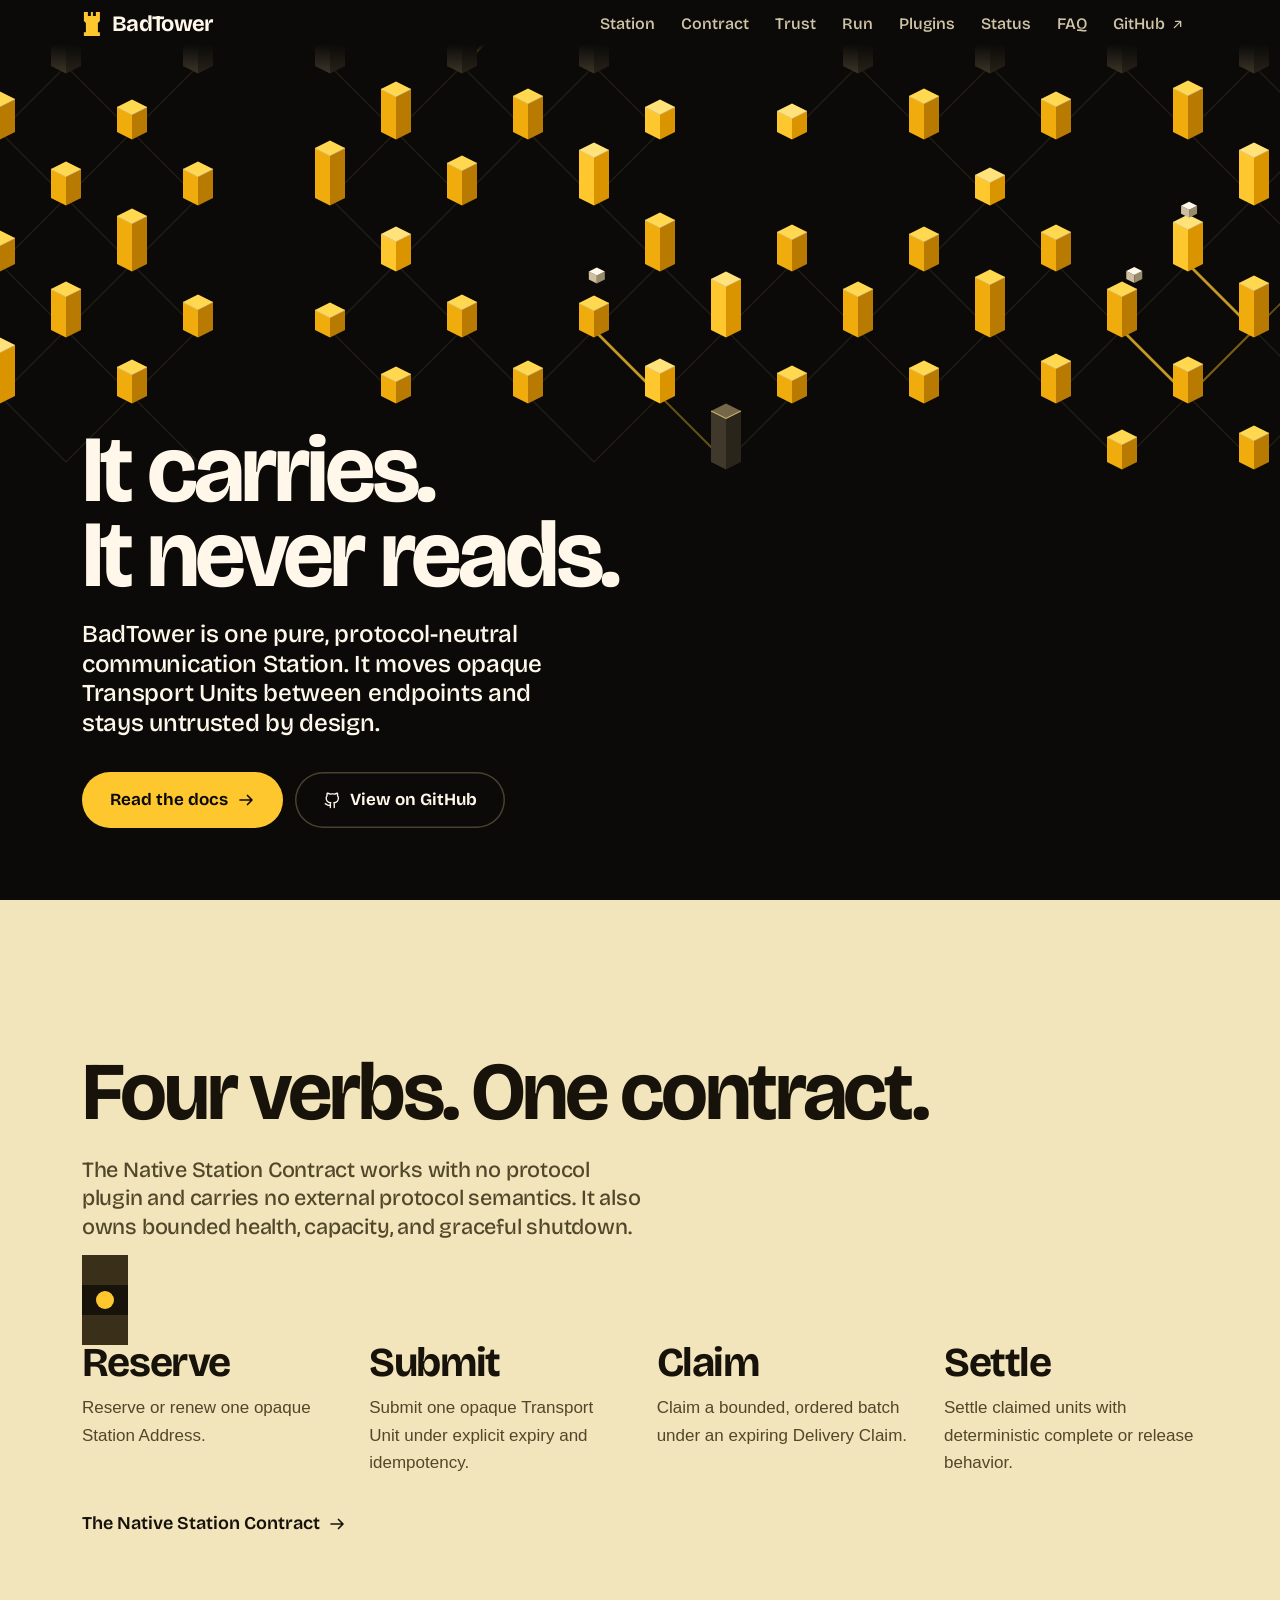
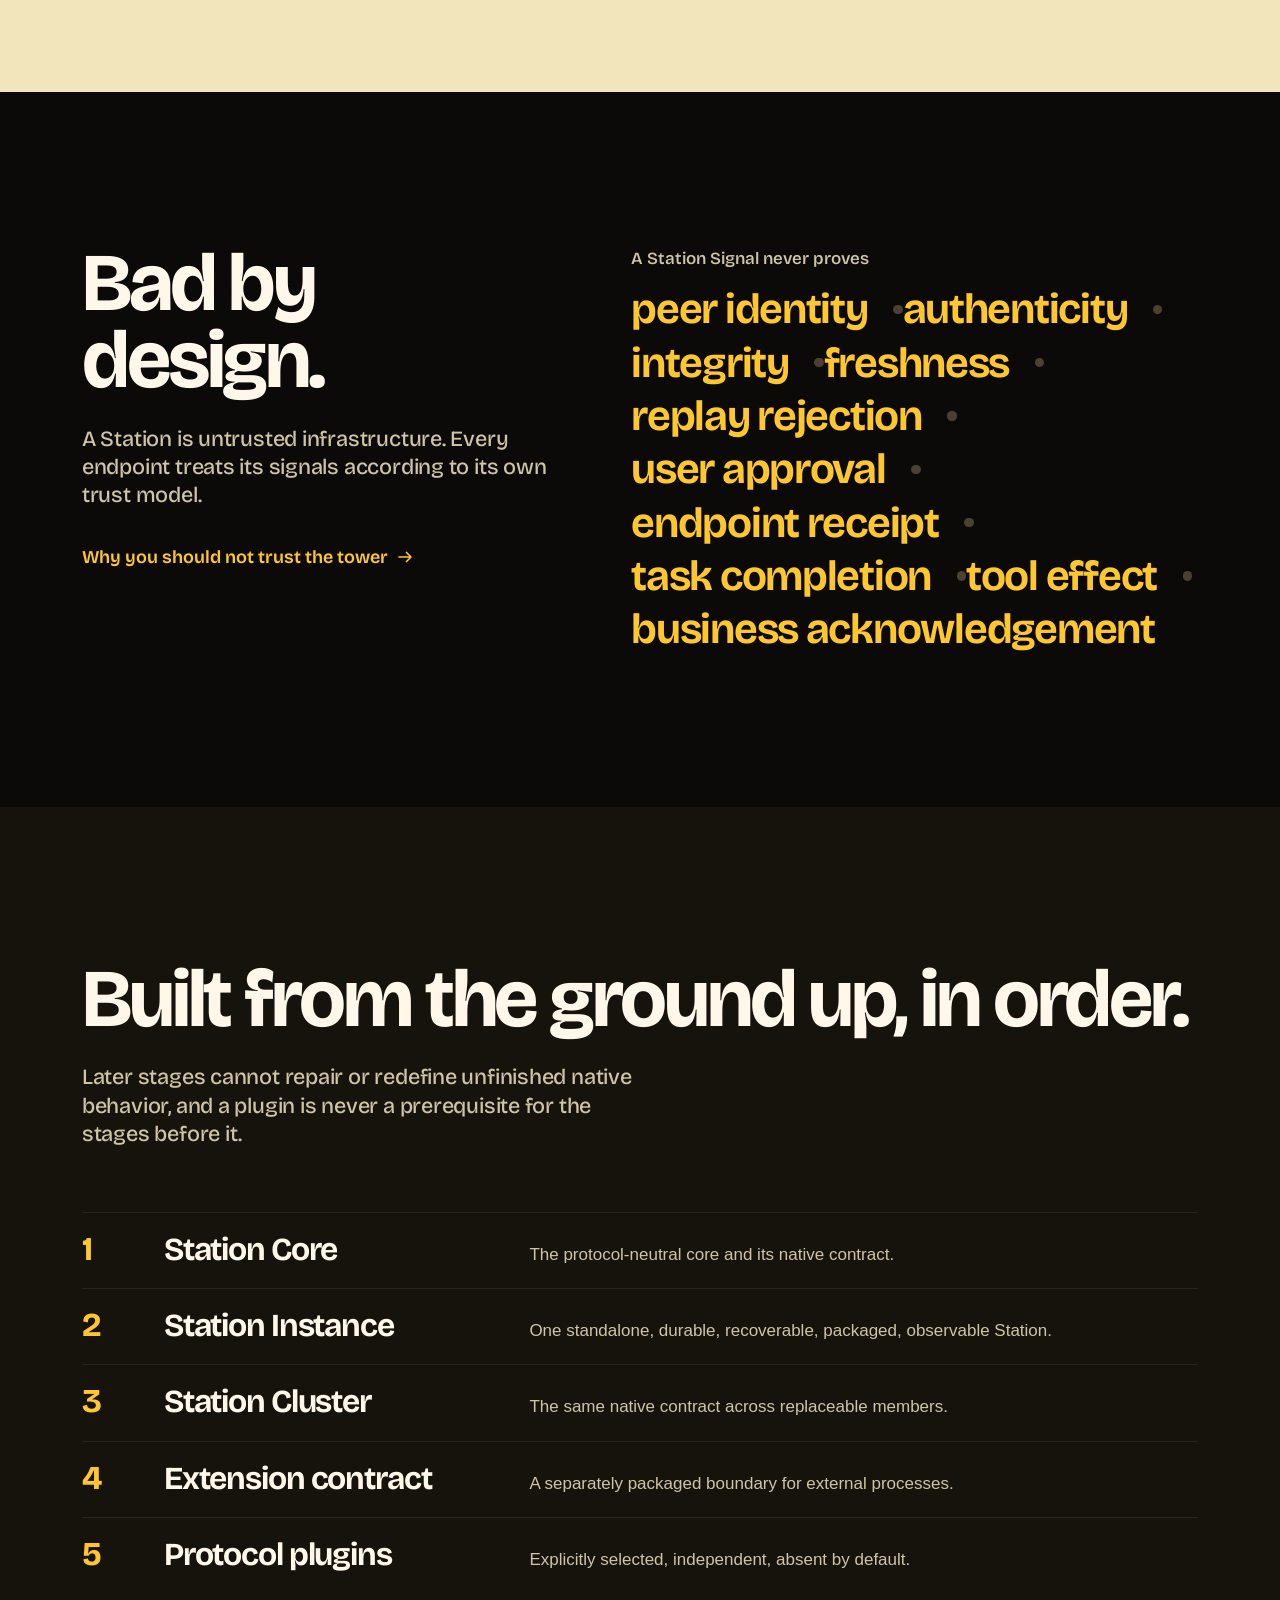
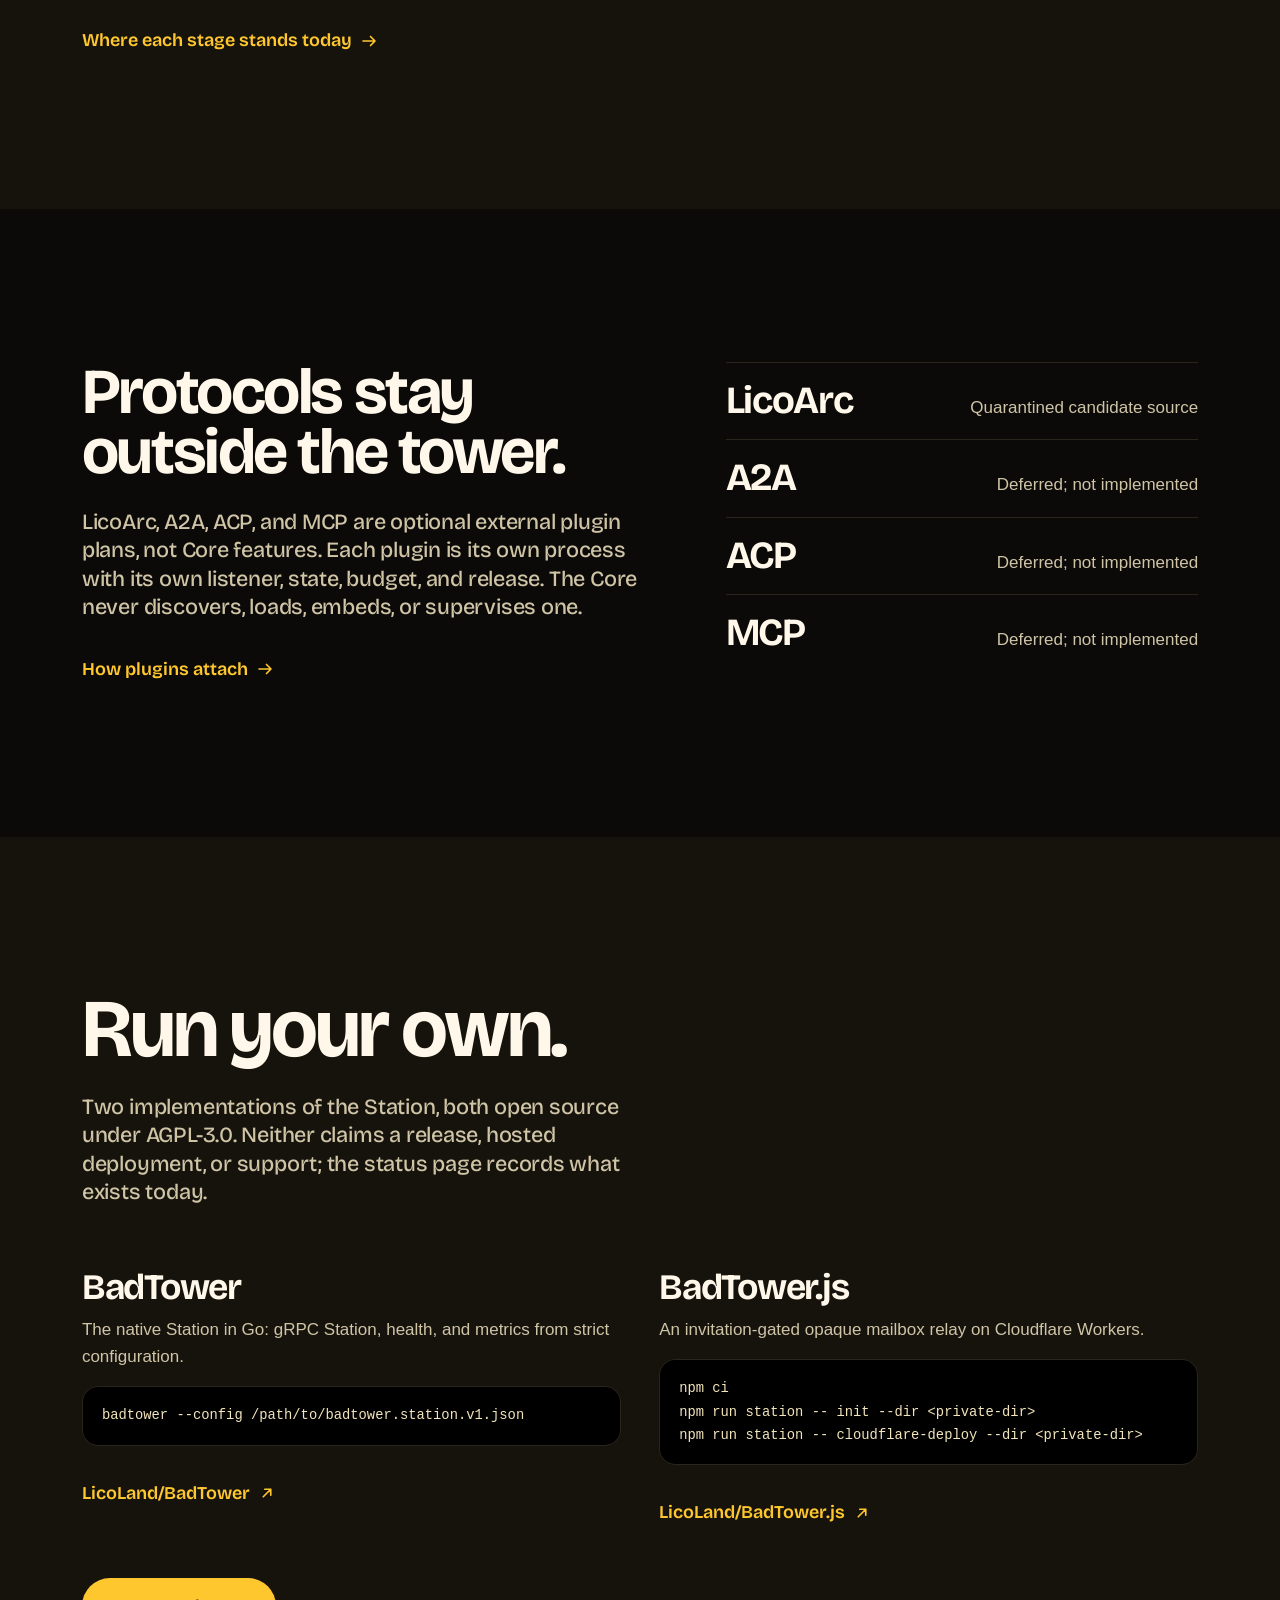
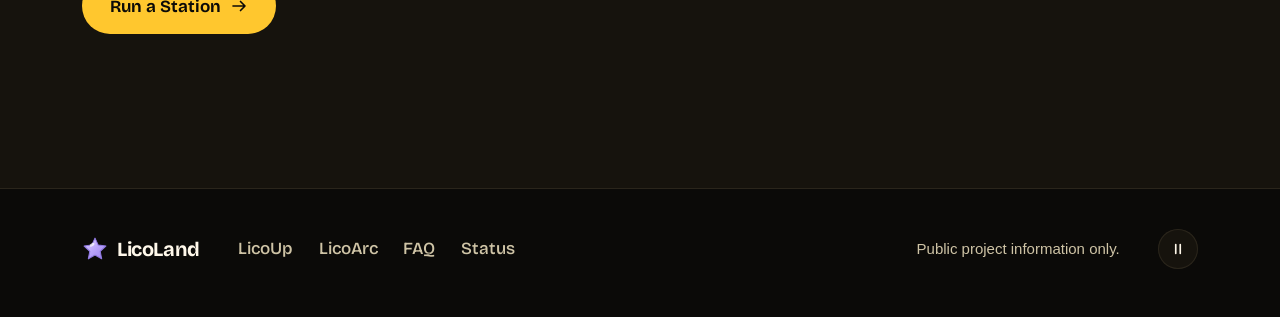
<file: index.html>
<!doctype html>
<html lang="en">
  <head>
    <meta charset="utf-8">
    <meta name="viewport" content="width=device-width, initial-scale=1">
    <title>BadTower — A protocol-neutral communication Station, untrusted by design</title>
    <meta name="description" content="BadTower is one pure, protocol-neutral communication Station. It moves opaque Transport Units between endpoints and stays untrusted by design.">
    <meta name="robots" content="index, follow">
    <link rel="canonical" href="https://badtower.com/">
    <meta property="og:site_name" content="BadTower">
    <meta property="og:type" content="website">
    <meta property="og:url" content="https://badtower.com/">
    <meta property="og:title" content="BadTower — A protocol-neutral communication Station, untrusted by design">
    <meta property="og:description" content="BadTower is one pure, protocol-neutral communication Station. It moves opaque Transport Units between endpoints and stays untrusted by design.">
    <meta name="twitter:card" content="summary">
    <meta name="theme-color" content="#0b0a08">
    <link rel="icon" href="/favicon.svg" type="image/svg+xml">
    <link rel="preload" href="/assets/fonts/bricolage-grotesque.woff2" as="font" type="font/woff2" crossorigin>
    <link rel="stylesheet" href="/styles.css">
    <script src="/net.js" defer></script>
    <script src="/site.js" defer></script>
    <script type="application/ld+json">
    {"@context": "https://schema.org", "@graph": [
      {"@type": "WebSite", "@id": "https://badtower.com/#website", "url": "https://badtower.com/", "name": "BadTower", "description": "BadTower is one pure, protocol-neutral communication Station. It moves opaque Transport Units between endpoints and stays untrusted by design.", "publisher": {"@id": "https://lico.land/#organization"}},
      {"@type": "SoftwareSourceCode", "name": "BadTower", "codeRepository": "https://github.com/LicoLand/BadTower", "license": "https://www.gnu.org/licenses/agpl-3.0.html", "programmingLanguage": "Go", "description": "A protocol-neutral communication Station that carries opaque Transport Units and is untrusted by design."}
    ]}
    </script>
  </head>
  <body class="home">
    <svg class="sprite" aria-hidden="true">
      <defs>
        <linearGradient id="star-fill" x1="0" y1="0" x2="1" y2="1"><stop offset="0" stop-color="#e2d6ff"/><stop offset=".5" stop-color="#bba5fb"/><stop offset="1" stop-color="#9a80ee"/></linearGradient>
      </defs>
      <symbol id="star" viewBox="0 0 32 32">
        <path d="M16 2.6l4 8.6 9.4 1.1-7 6.5 1.8 9.3-8.2-4.6-8.2 4.6 1.8-9.3-7-6.5 9.4-1.1Z" fill="url(#star-fill)" stroke="#8f78e0" stroke-width="1.3" stroke-linejoin="round"/>
        <ellipse cx="12.4" cy="10.8" rx="3.3" ry="1.8" fill="#fff" opacity=".75" transform="rotate(-30 12.4 10.8)"/>
      </symbol>
      <symbol id="go" viewBox="0 0 24 24"><path d="M7 17 17 7M9 7h8v8" fill="none" stroke="currentColor" stroke-width="2.2" stroke-linecap="round" stroke-linejoin="round"/></symbol>
      <symbol id="arrow" viewBox="0 0 24 24"><path d="M4 12h16m-6-6 6 6-6 6" fill="none" stroke="currentColor" stroke-width="2.200" stroke-linecap="round" stroke-linejoin="round"/></symbol>
      <symbol id="github" viewBox="0 0 24 24"><path d="M9 19c-4 1-4-2-6-2m12 5v-4c0-1 .1-1.700-.500-2.300 3-.300 6-1.400 6-6.400 0-1.300-.400-2.300-1.200-3.200.100-.300.500-1.600-.100-3.100 0 0-1-.300-3.300 1.200a11.500 11.500 0 0 0-6 0C6.600 2.700 5.600 3 5.600 3 5 4.500 5.400 5.800 5.500 6.100c-.800.900-1.200 1.900-1.200 3.200 0 5 3 6.100 6 6.400-.600.600-.600 1.200-.500 2.300v4" fill="none" stroke="currentColor" stroke-width="1.800" stroke-linecap="round" stroke-linejoin="round"/></symbol>
      <symbol id="pause" viewBox="0 0 24 24"><path d="M9 6v12m6-12v12" fill="none" stroke="currentColor" stroke-width="2.2" stroke-linecap="round"/></symbol>
      <symbol id="play" viewBox="0 0 24 24"><path d="M8 5l11 7-11 7Z" fill="none" stroke="currentColor" stroke-width="2.2" stroke-linejoin="round"/></symbol>
    </svg>

    <a class="skip" href="#main">Skip to content</a>
    <header class="site-head">
      <a class="brand" href="/">BadTower</a>
      <nav class="nav" aria-label="Primary navigation">
        <a href="/station/">Station</a>
        <a href="/contract/">Contract</a>
        <a href="/trust/">Trust</a>
        <a href="/run/">Run</a>
        <a href="/plugins/">Plugins</a>
        <a href="/status/">Status</a>
        <a href="/faq/">FAQ</a>
        <a class="nav-source" href="https://github.com/LicoLand/BadTower">GitHub<svg class="icon" aria-hidden="true"><use href="#go"/></svg></a>
      </nav>
    </header>

    <main id="main">
      <section class="hero" aria-labelledby="hero-title">
        <canvas id="net" aria-hidden="true"></canvas>
        <div class="hero-copy">
          <h1 id="hero-title">It carries.<br>It never reads.</h1>
          <p class="hero-line">BadTower is one pure, protocol-neutral communication Station. It moves opaque Transport Units between endpoints and stays untrusted by design.</p>
          <div class="actions">
            <a class="button button-gold" href="/station/">Read the docs<svg class="icon" aria-hidden="true"><use href="#arrow"/></svg></a>
            <a class="button button-quiet" href="https://github.com/LicoLand/BadTower"><svg class="icon" aria-hidden="true"><use href="#github"/></svg>View on GitHub</a>
          </div>
        </div>
      </section>

      <section class="tiers" aria-labelledby="tiers-title">
        <div class="section-head">
          <h2 id="tiers-title">Four verbs. One contract.</h2>
          <p>The Native Station Contract works with no protocol plugin and carries no external protocol semantics. It also owns bounded health, capacity, and graceful shutdown.</p>
        </div>
        <ol class="tier-stack">
          <li class="tier"><h3>Reserve</h3><p>Reserve or renew one opaque Station Address.</p></li>
          <li class="tier"><h3>Submit</h3><p>Submit one opaque Transport Unit under explicit expiry and idempotency.</p></li>
          <li class="tier"><h3>Claim</h3><p>Claim a bounded, ordered batch under an expiring Delivery Claim.</p></li>
          <li class="tier"><h3>Settle</h3><p>Settle claimed units with deterministic complete or release behavior.</p></li>
          <li class="parcel" aria-hidden="true"><b></b></li>
        </ol>
        <a class="more" href="/contract/">The Native Station Contract<svg class="icon" aria-hidden="true"><use href="#arrow"/></svg></a>
      </section>

      <section class="trust" id="trust" aria-labelledby="trust-title">
        <div class="trust-inner">
          <div>
            <h2 id="trust-title">Bad by design.</h2>
            <p class="trust-lede">A Station is untrusted infrastructure. Every endpoint treats its signals according to its own trust model.</p>
            <a class="more more-light" href="/trust/">Why you should not trust the tower<svg class="icon" aria-hidden="true"><use href="#arrow"/></svg></a>
          </div>
          <div>
            <p class="never-label">A Station Signal never proves</p>
            <ul class="never">
              <li>peer identity</li><li>authenticity</li><li>integrity</li><li>freshness</li><li>replay rejection</li><li>user approval</li><li>endpoint receipt</li><li>task completion</li><li>tool effect</li><li>business acknowledgement</li>
            </ul>
          </div>
        </div>
      </section>

      <section class="order" aria-labelledby="order-title">
        <div class="section-head">
          <h2 id="order-title">Built from the ground up, in order.</h2>
          <p>Later stages cannot repair or redefine unfinished native behavior, and a plugin is never a prerequisite for the stages before it.</p>
        </div>
        <ol class="floors">
          <li><h3>Station Core</h3><p>The protocol-neutral core and its native contract.</p></li>
          <li><h3>Station Instance</h3><p>One standalone, durable, recoverable, packaged, observable Station.</p></li>
          <li><h3>Station Cluster</h3><p>The same native contract across replaceable members.</p></li>
          <li><h3>Extension contract</h3><p>A separately packaged boundary for external processes.</p></li>
          <li><h3>Protocol plugins</h3><p>Explicitly selected, independent, absent by default.</p></li>
        </ol>
        <a class="more" href="/status/">Where each stage stands today<svg class="icon" aria-hidden="true"><use href="#arrow"/></svg></a>
      </section>

      <section class="plugins" aria-labelledby="plugins-title">
        <div class="plugins-inner">
          <div class="section-head">
            <h2 id="plugins-title">Protocols stay outside the tower.</h2>
            <p>LicoArc, A2A, ACP, and MCP are optional external plugin plans, not Core features. Each plugin is its own process with its own listener, state, budget, and release. The Core never discovers, loads, embeds, or supervises one.</p>
            <a class="more" href="/plugins/">How plugins attach<svg class="icon" aria-hidden="true"><use href="#arrow"/></svg></a>
          </div>
          <ul class="lines">
            <li><strong>LicoArc</strong><span>Quarantined candidate source</span></li>
            <li><strong>A2A</strong><span>Deferred; not implemented</span></li>
            <li><strong>ACP</strong><span>Deferred; not implemented</span></li>
            <li><strong>MCP</strong><span>Deferred; not implemented</span></li>
          </ul>
        </div>
      </section>

      <section class="run" id="run" aria-labelledby="run-title">
        <div class="run-inner">
          <div class="section-head">
            <h2 id="run-title">Run your own.</h2>
            <p>Two implementations of the Station, both open source under AGPL-3.0. Neither claims a release, hosted deployment, or support; the status page records what exists today.</p>
          </div>
          <div class="ways">
            <article class="way">
              <h3>BadTower</h3>
              <p>The native Station in Go: gRPC Station, health, and metrics from strict configuration.</p>
              <pre><code>badtower --config /path/to/badtower.station.v1.json</code></pre>
              <a class="more" href="https://github.com/LicoLand/BadTower">LicoLand/BadTower<svg class="icon" aria-hidden="true"><use href="#go"/></svg></a>
            </article>
            <article class="way">
              <h3>BadTower.js</h3>
              <p>An invitation-gated opaque mailbox relay on Cloudflare Workers.</p>
              <pre><code>npm ci
npm run station -- init --dir &lt;private-dir&gt;
npm run station -- cloudflare-deploy --dir &lt;private-dir&gt;</code></pre>
              <a class="more" href="https://github.com/LicoLand/BadTower.js">LicoLand/BadTower.js<svg class="icon" aria-hidden="true"><use href="#go"/></svg></a>
            </article>
          </div>
          <a class="button button-gold" href="/run/">Run a Station<svg class="icon" aria-hidden="true"><use href="#arrow"/></svg></a>
        </div>
      </section>
    </main>

    <footer class="site-foot">
      <div class="foot-inner">
        <a class="foot-home" href="https://lico.land/"><svg class="foot-star" aria-hidden="true"><use href="#star"/></svg>LicoLand</a>
        <nav class="foot-links" aria-label="LicoLand projects">
          <a href="https://licoup.com/">LicoUp</a>
          <a href="https://licoarc.com/">LicoArc</a>
          <a href="/faq/">FAQ</a>
          <a href="/status/">Status</a>
        </nav>
        <p class="foot-note">Public project information only.</p>
        <button class="motion-toggle" id="motion-toggle" type="button" aria-pressed="false" aria-label="Pause motion"><svg class="icon" aria-hidden="true"><use href="#pause" id="motion-icon"/></svg></button>
      </div>
    </footer>
  </body>
</html>
</file>
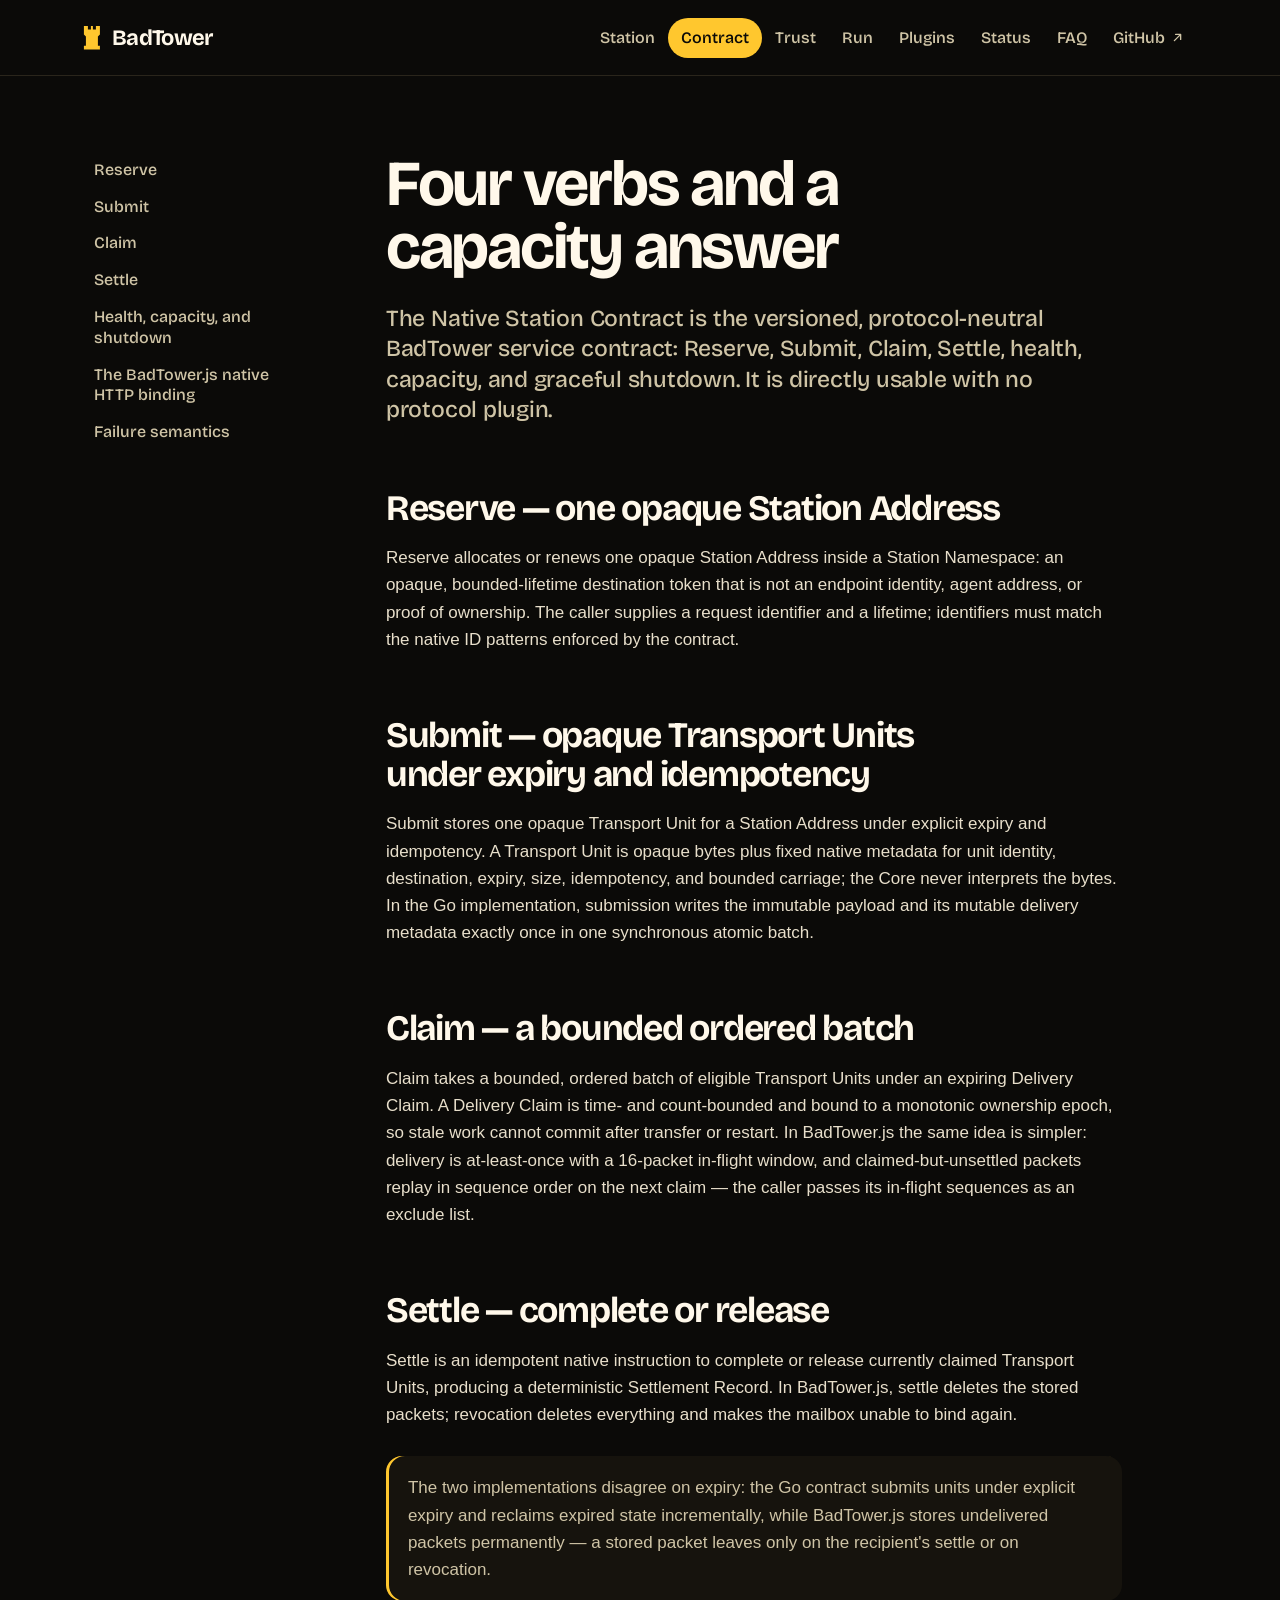
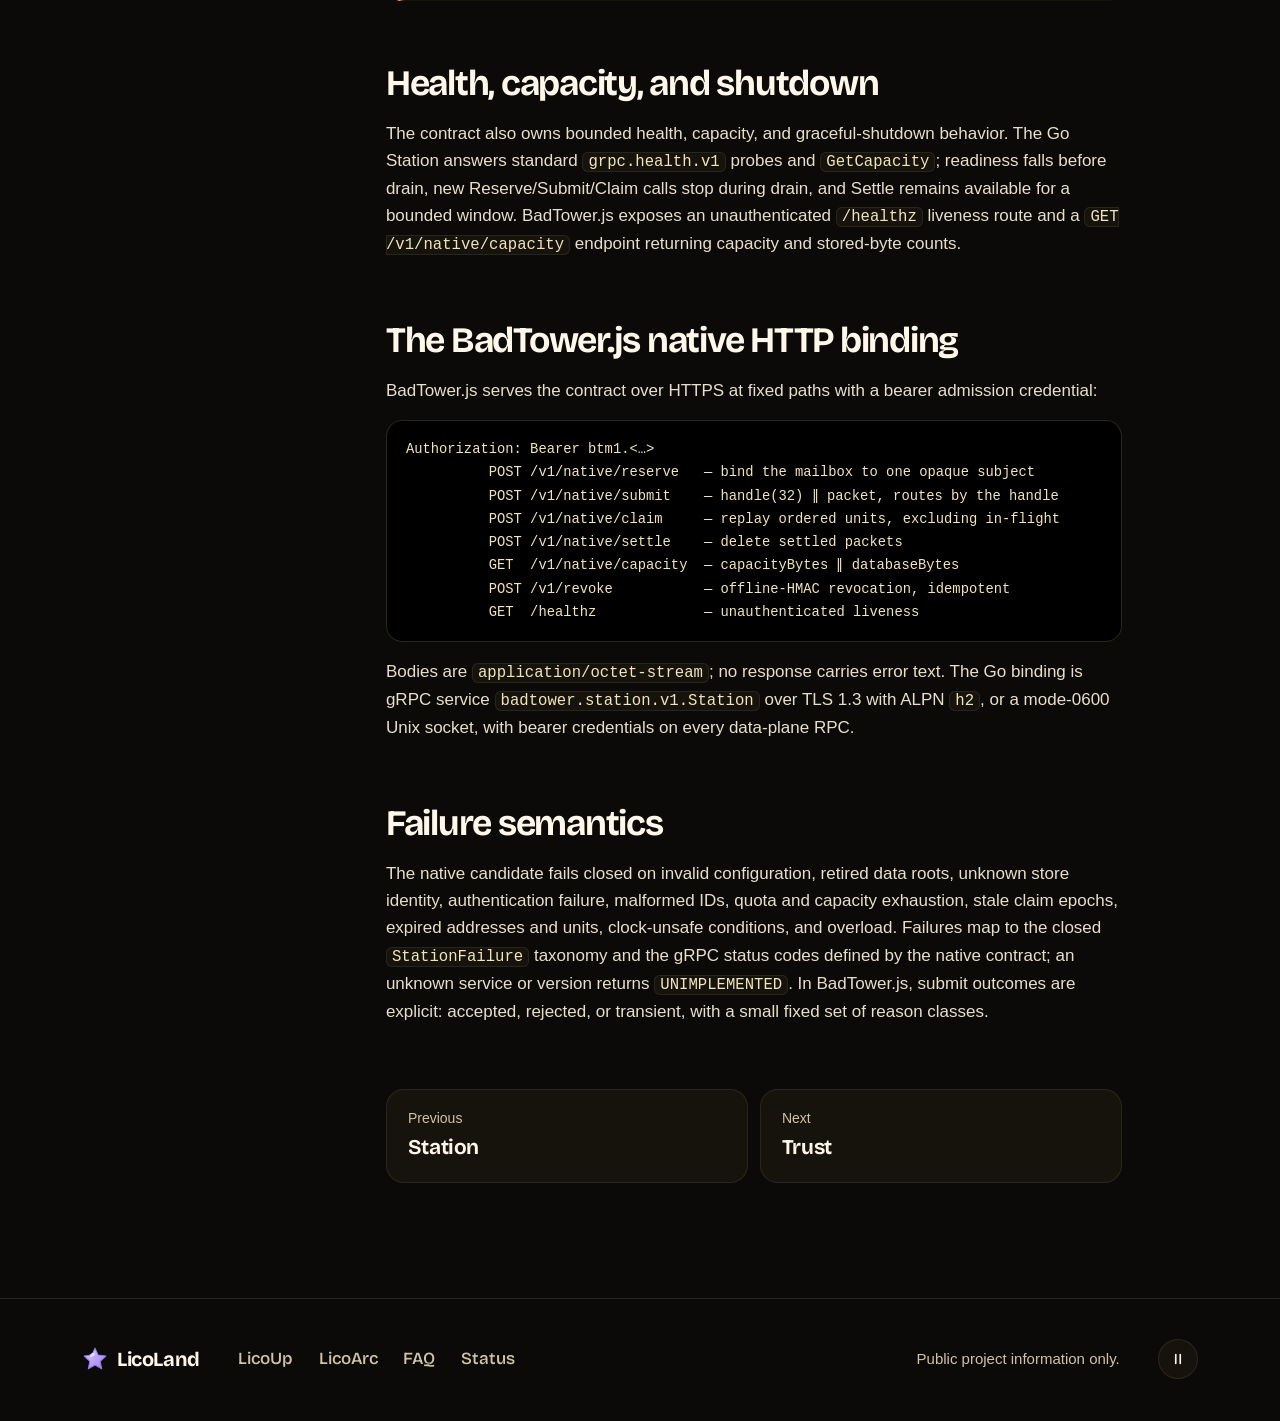
<file: contract/index.html>
<!doctype html>
<html lang="en">
  <head>
    <meta charset="utf-8">
    <meta name="viewport" content="width=device-width, initial-scale=1">
    <title>The Native Station Contract — BadTower</title>
    <meta name="description" content="Reserve, Submit, Claim, and Settle over opaque Transport Units, plus bounded health, capacity, and graceful shutdown — usable with no plugin.">
    <meta name="robots" content="index, follow">
    <link rel="canonical" href="https://badtower.com/contract/">
    <meta property="og:site_name" content="BadTower">
    <meta property="og:type" content="article">
    <meta property="og:url" content="https://badtower.com/contract/">
    <meta property="og:title" content="The Native Station Contract — BadTower">
    <meta property="og:description" content="Reserve, Submit, Claim, and Settle over opaque Transport Units, plus bounded health, capacity, and graceful shutdown — usable with no plugin.">
    <meta name="twitter:card" content="summary">
    <meta name="theme-color" content="#0b0a08">
    <link rel="icon" href="/favicon.svg" type="image/svg+xml">
    <link rel="preload" href="/assets/fonts/bricolage-grotesque.woff2" as="font" type="font/woff2" crossorigin>
    <link rel="stylesheet" href="/styles.css">
    <script src="/site.js" defer></script>
  </head>
  <body>
    <svg class="sprite" aria-hidden="true">
      <defs>
        <linearGradient id="star-fill" x1="0" y1="0" x2="1" y2="1"><stop offset="0" stop-color="#e2d6ff"/><stop offset=".5" stop-color="#bba5fb"/><stop offset="1" stop-color="#9a80ee"/></linearGradient>
      </defs>
      <symbol id="star" viewBox="0 0 32 32">
        <path d="M16 2.6l4 8.6 9.4 1.1-7 6.5 1.8 9.3-8.2-4.6-8.2 4.6 1.8-9.3-7-6.5 9.4-1.1Z" fill="url(#star-fill)" stroke="#8f78e0" stroke-width="1.3" stroke-linejoin="round"/>
        <ellipse cx="12.4" cy="10.8" rx="3.3" ry="1.8" fill="#fff" opacity=".75" transform="rotate(-30 12.4 10.8)"/>
      </symbol>
      <symbol id="go" viewBox="0 0 24 24"><path d="M7 17 17 7M9 7h8v8" fill="none" stroke="currentColor" stroke-width="2.2" stroke-linecap="round" stroke-linejoin="round"/></symbol>
      <symbol id="arrow" viewBox="0 0 24 24"><path d="M4 12h16m-6-6 6 6-6 6" fill="none" stroke="currentColor" stroke-width="2.200" stroke-linecap="round" stroke-linejoin="round"/></symbol>
      <symbol id="github" viewBox="0 0 24 24"><path d="M9 19c-4 1-4-2-6-2m12 5v-4c0-1 .1-1.700-.500-2.300 3-.300 6-1.400 6-6.400 0-1.300-.400-2.300-1.200-3.200.100-.300.500-1.600-.100-3.100 0 0-1-.300-3.300 1.200a11.500 11.500 0 0 0-6 0C6.600 2.700 5.600 3 5.600 3 5 4.500 5.400 5.800 5.500 6.100c-.800.900-1.200 1.900-1.200 3.200 0 5 3 6.100 6 6.400-.600.600-.600 1.200-.500 2.300v4" fill="none" stroke="currentColor" stroke-width="1.800" stroke-linecap="round" stroke-linejoin="round"/></symbol>
      <symbol id="pause" viewBox="0 0 24 24"><path d="M9 6v12m6-12v12" fill="none" stroke="currentColor" stroke-width="2.2" stroke-linecap="round"/></symbol>
      <symbol id="play" viewBox="0 0 24 24"><path d="M8 5l11 7-11 7Z" fill="none" stroke="currentColor" stroke-width="2.2" stroke-linejoin="round"/></symbol>
    </svg>

    <a class="skip" href="#main">Skip to content</a>
    <header class="site-head">
      <a class="brand" href="/">BadTower</a>
      <nav class="nav" aria-label="Primary navigation">
        <a href="/station/">Station</a>
        <a href="/contract/" aria-current="page">Contract</a>
        <a href="/trust/">Trust</a>
        <a href="/run/">Run</a>
        <a href="/plugins/">Plugins</a>
        <a href="/status/">Status</a>
        <a href="/faq/">FAQ</a>
        <a class="nav-source" href="https://github.com/LicoLand/BadTower">GitHub<svg class="icon" aria-hidden="true"><use href="#go"/></svg></a>
      </nav>
    </header>

    <main id="main" class="doc-shell">
      <nav class="doc-nav" aria-label="On this page">
          <a href="#reserve">Reserve</a>
          <a href="#submit">Submit</a>
          <a href="#claim">Claim</a>
          <a href="#settle">Settle</a>
          <a href="#health-capacity-shutdown">Health, capacity, and shutdown</a>
          <a href="#native-binding">The BadTower.js native HTTP binding</a>
          <a href="#failure-semantics">Failure semantics</a>
      </nav>
      <div>
        <article class="doc">
          <h1>Four verbs and a capacity answer</h1>
          <p class="lede">The Native Station Contract is the versioned, protocol-neutral BadTower service contract: Reserve, Submit, Claim, Settle, health, capacity, and graceful shutdown. It is directly usable with no protocol plugin.</p>

          <h2 id="reserve">Reserve — one opaque Station Address</h2>
          <p>Reserve allocates or renews one opaque Station Address inside a Station Namespace: an opaque, bounded-lifetime destination token that is not an endpoint identity, agent address, or proof of ownership. The caller supplies a request identifier and a lifetime; identifiers must match the native ID patterns enforced by the contract.</p>

          <h2 id="submit">Submit — opaque Transport Units under expiry and idempotency</h2>
          <p>Submit stores one opaque Transport Unit for a Station Address under explicit expiry and idempotency. A Transport Unit is opaque bytes plus fixed native metadata for unit identity, destination, expiry, size, idempotency, and bounded carriage; the Core never interprets the bytes. In the Go implementation, submission writes the immutable payload and its mutable delivery metadata exactly once in one synchronous atomic batch.</p>

          <h2 id="claim">Claim — a bounded ordered batch</h2>
          <p>Claim takes a bounded, ordered batch of eligible Transport Units under an expiring Delivery Claim. A Delivery Claim is time- and count-bounded and bound to a monotonic ownership epoch, so stale work cannot commit after transfer or restart. In BadTower.js the same idea is simpler: delivery is at-least-once with a 16-packet in-flight window, and claimed-but-unsettled packets replay in sequence order on the next claim — the caller passes its in-flight sequences as an exclude list.</p>

          <h2 id="settle">Settle — complete or release</h2>
          <p>Settle is an idempotent native instruction to complete or release currently claimed Transport Units, producing a deterministic Settlement Record. In BadTower.js, settle deletes the stored packets; revocation deletes everything and makes the mailbox unable to bind again.</p>
          <aside class="note">The two implementations disagree on expiry: the Go contract submits units under explicit expiry and reclaims expired state incrementally, while BadTower.js stores undelivered packets permanently — a stored packet leaves only on the recipient's settle or on revocation.</aside>

          <h2 id="health-capacity-shutdown">Health, capacity, and shutdown</h2>
          <p>The contract also owns bounded health, capacity, and graceful-shutdown behavior. The Go Station answers standard <code>grpc.health.v1</code> probes and <code>GetCapacity</code>; readiness falls before drain, new Reserve/Submit/Claim calls stop during drain, and Settle remains available for a bounded window. BadTower.js exposes an unauthenticated <code>/healthz</code> liveness route and a <code>GET /v1/native/capacity</code> endpoint returning capacity and stored-byte counts.</p>

          <h2 id="native-binding">The BadTower.js native HTTP binding</h2>
          <p>BadTower.js serves the contract over HTTPS at fixed paths with a bearer admission credential:</p>
          <pre><code>Authorization: Bearer btm1.&lt;…&gt;
          POST /v1/native/reserve   — bind the mailbox to one opaque subject
          POST /v1/native/submit    — handle(32) ‖ packet, routes by the handle
          POST /v1/native/claim     — replay ordered units, excluding in-flight
          POST /v1/native/settle    — delete settled packets
          GET  /v1/native/capacity  — capacityBytes ‖ databaseBytes
          POST /v1/revoke           — offline-HMAC revocation, idempotent
          GET  /healthz             — unauthenticated liveness</code></pre>
          <p>Bodies are <code>application/octet-stream</code>; no response carries error text. The Go binding is gRPC service <code>badtower.station.v1.Station</code> over TLS 1.3 with ALPN <code>h2</code>, or a mode-0600 Unix socket, with bearer credentials on every data-plane RPC.</p>

          <h2 id="failure-semantics">Failure semantics</h2>
          <p>The native candidate fails closed on invalid configuration, retired data roots, unknown store identity, authentication failure, malformed IDs, quota and capacity exhaustion, stale claim epochs, expired addresses and units, clock-unsafe conditions, and overload. Failures map to the closed <code>StationFailure</code> taxonomy and the gRPC status codes defined by the native contract; an unknown service or version returns <code>UNIMPLEMENTED</code>. In BadTower.js, submit outcomes are explicit: accepted, rejected, or transient, with a small fixed set of reason classes.</p>
        </article>
        <nav class="pager" aria-label="More documentation">
          <a href="/station/"><span>Previous</span><strong>Station</strong></a>
          <a href="/trust/"><span>Next</span><strong>Trust</strong></a>
        </nav>
      </div>
    </main>

    <footer class="site-foot">
      <div class="foot-inner">
        <a class="foot-home" href="https://lico.land/"><svg class="foot-star" aria-hidden="true"><use href="#star"/></svg>LicoLand</a>
        <nav class="foot-links" aria-label="LicoLand projects">
          <a href="https://licoup.com/">LicoUp</a>
          <a href="https://licoarc.com/">LicoArc</a>
          <a href="/faq/">FAQ</a>
          <a href="/status/">Status</a>
        </nav>
        <p class="foot-note">Public project information only.</p>
        <button class="motion-toggle" id="motion-toggle" type="button" aria-pressed="false" aria-label="Pause motion"><svg class="icon" aria-hidden="true"><use href="#pause" id="motion-icon"/></svg></button>
      </div>
    </footer>
  </body>
</html>
</file>
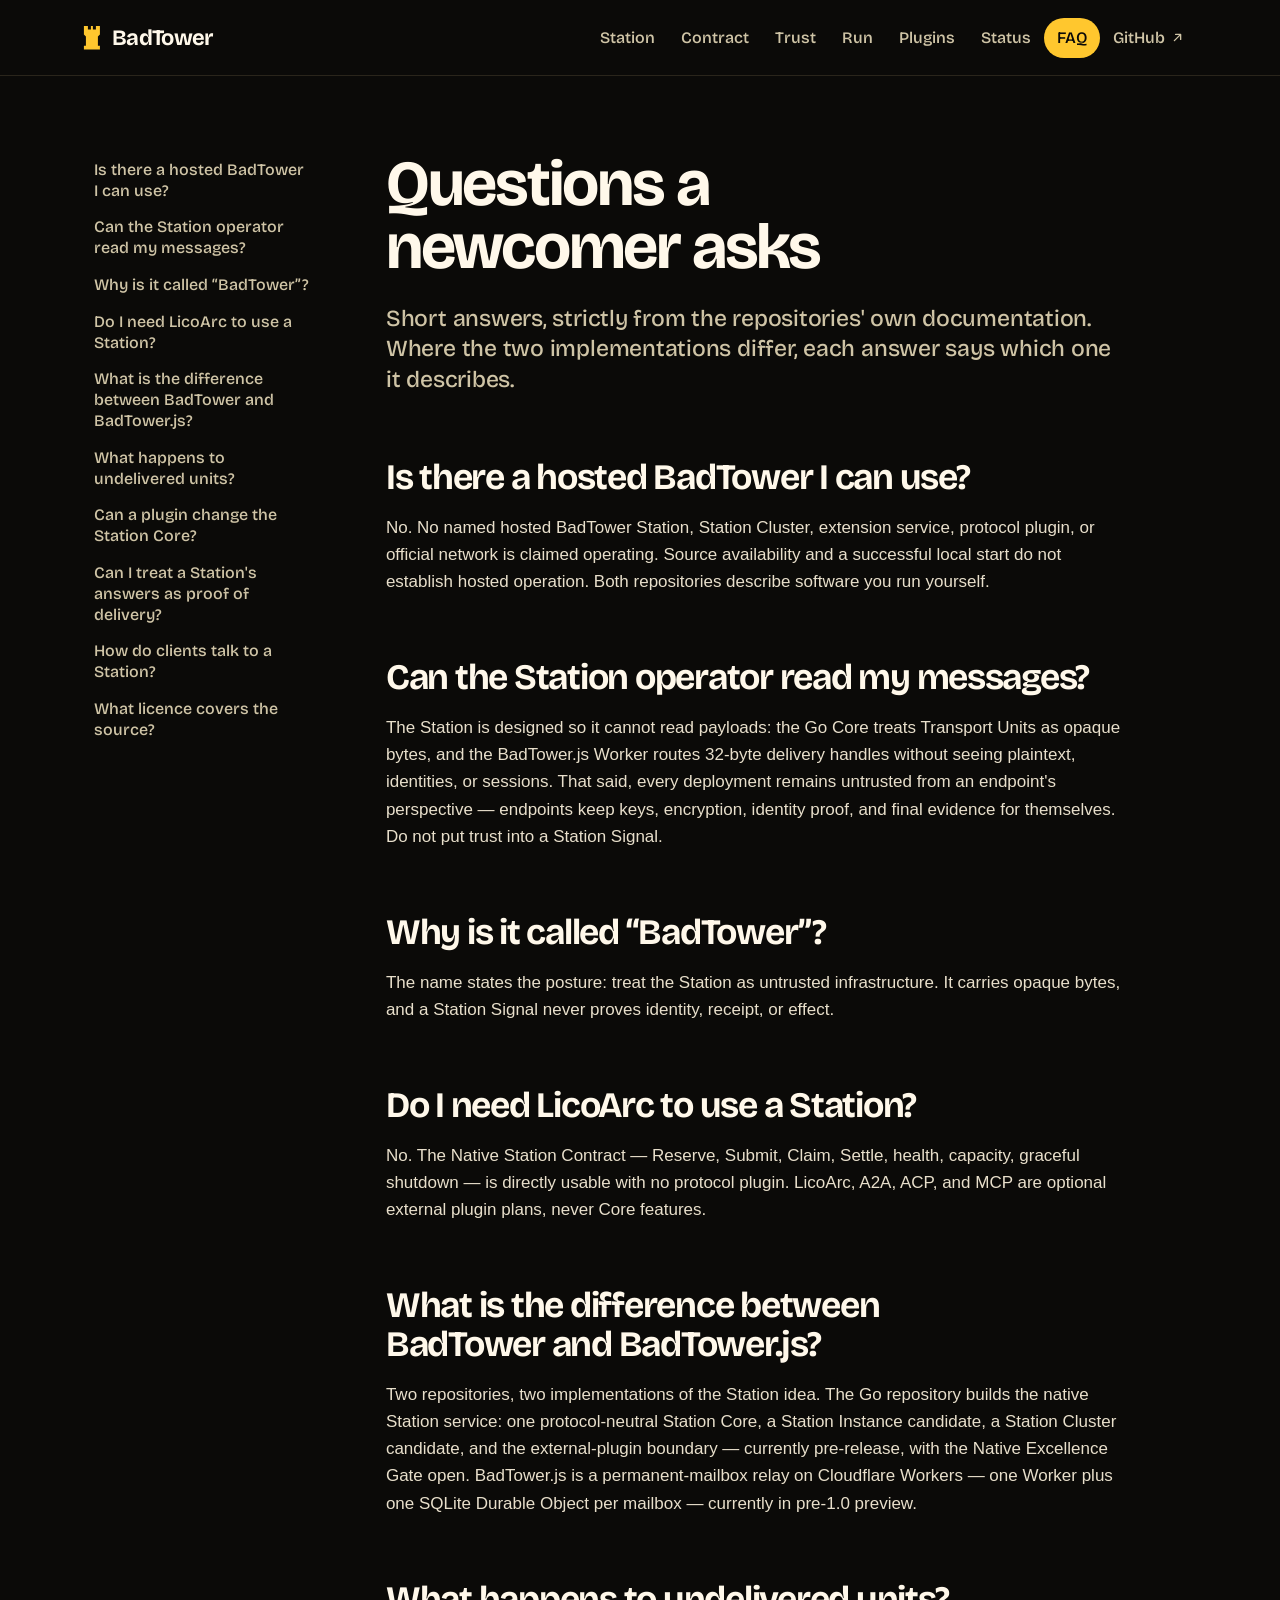
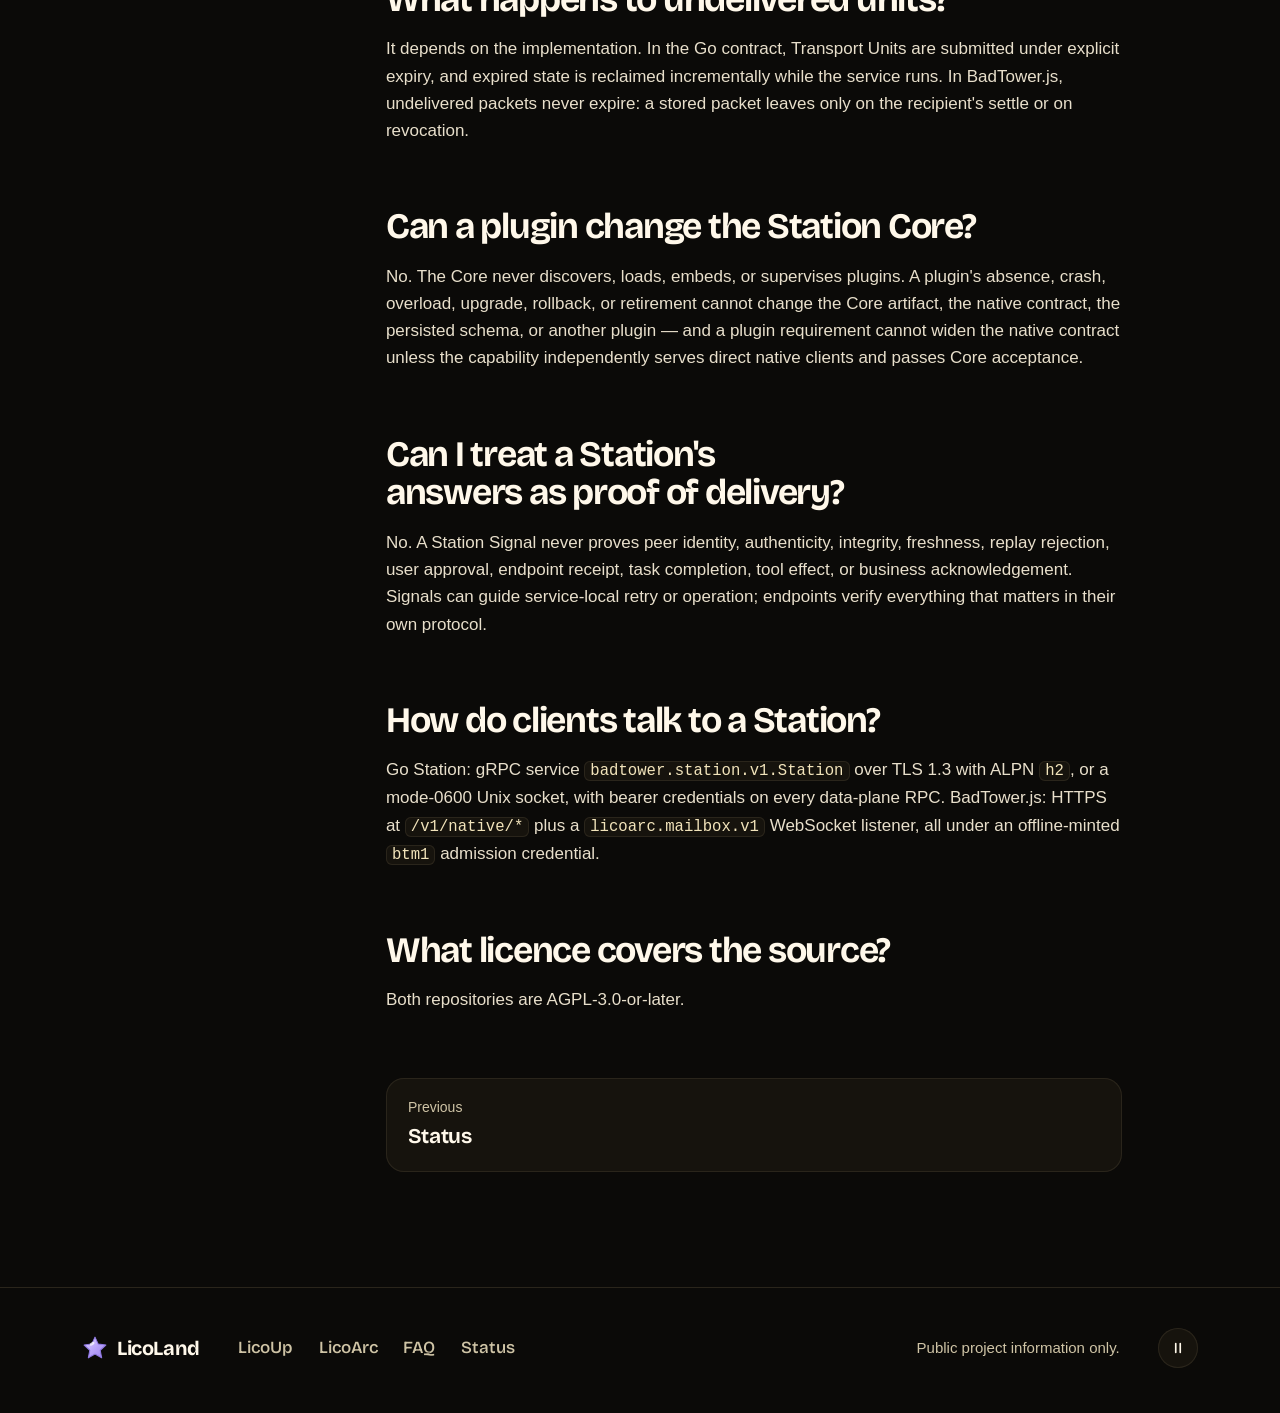
<file: faq/index.html>
<!doctype html>
<html lang="en">
  <head>
    <meta charset="utf-8">
    <meta name="viewport" content="width=device-width, initial-scale=1">
    <title>Questions a newcomer asks — BadTower</title>
    <meta name="description" content="Is there a hosted Station? Can the operator read my messages? Do I need LicoArc? Honest answers from the product documentation.">
    <meta name="robots" content="index, follow">
    <link rel="canonical" href="https://badtower.com/faq/">
    <meta property="og:site_name" content="BadTower">
    <meta property="og:type" content="article">
    <meta property="og:url" content="https://badtower.com/faq/">
    <meta property="og:title" content="Questions a newcomer asks — BadTower">
    <meta property="og:description" content="Is there a hosted Station? Can the operator read my messages? Do I need LicoArc? Honest answers from the product documentation.">
    <meta name="twitter:card" content="summary">
    <meta name="theme-color" content="#0b0a08">
    <link rel="icon" href="/favicon.svg" type="image/svg+xml">
    <link rel="preload" href="/assets/fonts/bricolage-grotesque.woff2" as="font" type="font/woff2" crossorigin>
    <link rel="stylesheet" href="/styles.css">
    <script src="/site.js" defer></script>
  </head>
  <body>
    <svg class="sprite" aria-hidden="true">
      <defs>
        <linearGradient id="star-fill" x1="0" y1="0" x2="1" y2="1"><stop offset="0" stop-color="#e2d6ff"/><stop offset=".5" stop-color="#bba5fb"/><stop offset="1" stop-color="#9a80ee"/></linearGradient>
      </defs>
      <symbol id="star" viewBox="0 0 32 32">
        <path d="M16 2.6l4 8.6 9.4 1.1-7 6.5 1.8 9.3-8.2-4.6-8.2 4.6 1.8-9.3-7-6.5 9.4-1.1Z" fill="url(#star-fill)" stroke="#8f78e0" stroke-width="1.3" stroke-linejoin="round"/>
        <ellipse cx="12.4" cy="10.8" rx="3.3" ry="1.8" fill="#fff" opacity=".75" transform="rotate(-30 12.4 10.8)"/>
      </symbol>
      <symbol id="go" viewBox="0 0 24 24"><path d="M7 17 17 7M9 7h8v8" fill="none" stroke="currentColor" stroke-width="2.2" stroke-linecap="round" stroke-linejoin="round"/></symbol>
      <symbol id="arrow" viewBox="0 0 24 24"><path d="M4 12h16m-6-6 6 6-6 6" fill="none" stroke="currentColor" stroke-width="2.200" stroke-linecap="round" stroke-linejoin="round"/></symbol>
      <symbol id="github" viewBox="0 0 24 24"><path d="M9 19c-4 1-4-2-6-2m12 5v-4c0-1 .1-1.700-.500-2.300 3-.300 6-1.400 6-6.400 0-1.300-.400-2.300-1.200-3.200.100-.300.500-1.600-.100-3.100 0 0-1-.300-3.300 1.200a11.500 11.500 0 0 0-6 0C6.600 2.700 5.600 3 5.600 3 5 4.500 5.400 5.800 5.500 6.100c-.800.900-1.200 1.900-1.200 3.200 0 5 3 6.100 6 6.400-.600.600-.600 1.200-.500 2.300v4" fill="none" stroke="currentColor" stroke-width="1.800" stroke-linecap="round" stroke-linejoin="round"/></symbol>
      <symbol id="pause" viewBox="0 0 24 24"><path d="M9 6v12m6-12v12" fill="none" stroke="currentColor" stroke-width="2.2" stroke-linecap="round"/></symbol>
      <symbol id="play" viewBox="0 0 24 24"><path d="M8 5l11 7-11 7Z" fill="none" stroke="currentColor" stroke-width="2.2" stroke-linejoin="round"/></symbol>
    </svg>

    <a class="skip" href="#main">Skip to content</a>
    <header class="site-head">
      <a class="brand" href="/">BadTower</a>
      <nav class="nav" aria-label="Primary navigation">
        <a href="/station/">Station</a>
        <a href="/contract/">Contract</a>
        <a href="/trust/">Trust</a>
        <a href="/run/">Run</a>
        <a href="/plugins/">Plugins</a>
        <a href="/status/">Status</a>
        <a href="/faq/" aria-current="page">FAQ</a>
        <a class="nav-source" href="https://github.com/LicoLand/BadTower">GitHub<svg class="icon" aria-hidden="true"><use href="#go"/></svg></a>
      </nav>
    </header>

    <main id="main" class="doc-shell">
      <nav class="doc-nav" aria-label="On this page">
          <a href="#hosted">Is there a hosted BadTower I can use?</a>
          <a href="#read-messages">Can the Station operator read my messages?</a>
          <a href="#why-bad">Why is it called “BadTower”?</a>
          <a href="#need-licoarc">Do I need LicoArc to use a Station?</a>
          <a href="#badtower-vs-js">What is the difference between BadTower and BadTower.js?</a>
          <a href="#undelivered">What happens to undelivered units?</a>
          <a href="#plugin-change-core">Can a plugin change the Station Core?</a>
          <a href="#trust-signals">Can I treat a Station's answers as proof of delivery?</a>
          <a href="#how-talk">How do clients talk to a Station?</a>
          <a href="#licence">What licence covers the source?</a>
      </nav>
      <div>
        <article class="doc">
          <h1>Questions a newcomer asks</h1>
          <p class="lede">Short answers, strictly from the repositories' own documentation. Where the two implementations differ, each answer says which one it describes.</p>

          <h2 id="hosted">Is there a hosted BadTower I can use?</h2>
          <p>No. No named hosted BadTower Station, Station Cluster, extension service, protocol plugin, or official network is claimed operating. Source availability and a successful local start do not establish hosted operation. Both repositories describe software you run yourself.</p>

          <h2 id="read-messages">Can the Station operator read my messages?</h2>
          <p>The Station is designed so it cannot read payloads: the Go Core treats Transport Units as opaque bytes, and the BadTower.js Worker routes 32-byte delivery handles without seeing plaintext, identities, or sessions. That said, every deployment remains untrusted from an endpoint's perspective — endpoints keep keys, encryption, identity proof, and final evidence for themselves. Do not put trust into a Station Signal.</p>

          <h2 id="why-bad">Why is it called “BadTower”?</h2>
          <p>The name states the posture: treat the Station as untrusted infrastructure. It carries opaque bytes, and a Station Signal never proves identity, receipt, or effect.</p>

          <h2 id="need-licoarc">Do I need LicoArc to use a Station?</h2>
          <p>No. The Native Station Contract — Reserve, Submit, Claim, Settle, health, capacity, graceful shutdown — is directly usable with no protocol plugin. LicoArc, A2A, ACP, and MCP are optional external plugin plans, never Core features.</p>

          <h2 id="badtower-vs-js">What is the difference between BadTower and BadTower.js?</h2>
          <p>Two repositories, two implementations of the Station idea. The Go repository builds the native Station service: one protocol-neutral Station Core, a Station Instance candidate, a Station Cluster candidate, and the external-plugin boundary — currently pre-release, with the Native Excellence Gate open. BadTower.js is a permanent-mailbox relay on Cloudflare Workers — one Worker plus one SQLite Durable Object per mailbox — currently in pre-1.0 preview.</p>

          <h2 id="undelivered">What happens to undelivered units?</h2>
          <p>It depends on the implementation. In the Go contract, Transport Units are submitted under explicit expiry, and expired state is reclaimed incrementally while the service runs. In BadTower.js, undelivered packets never expire: a stored packet leaves only on the recipient's settle or on revocation.</p>

          <h2 id="plugin-change-core">Can a plugin change the Station Core?</h2>
          <p>No. The Core never discovers, loads, embeds, or supervises plugins. A plugin's absence, crash, overload, upgrade, rollback, or retirement cannot change the Core artifact, the native contract, the persisted schema, or another plugin — and a plugin requirement cannot widen the native contract unless the capability independently serves direct native clients and passes Core acceptance.</p>

          <h2 id="trust-signals">Can I treat a Station's answers as proof of delivery?</h2>
          <p>No. A Station Signal never proves peer identity, authenticity, integrity, freshness, replay rejection, user approval, endpoint receipt, task completion, tool effect, or business acknowledgement. Signals can guide service-local retry or operation; endpoints verify everything that matters in their own protocol.</p>

          <h2 id="how-talk">How do clients talk to a Station?</h2>
          <p>Go Station: gRPC service <code>badtower.station.v1.Station</code> over TLS 1.3 with ALPN <code>h2</code>, or a mode-0600 Unix socket, with bearer credentials on every data-plane RPC. BadTower.js: HTTPS at <code>/v1/native/*</code> plus a <code>licoarc.mailbox.v1</code> WebSocket listener, all under an offline-minted <code>btm1</code> admission credential.</p>

          <h2 id="licence">What licence covers the source?</h2>
          <p>Both repositories are AGPL-3.0-or-later.</p>
        </article>
        <nav class="pager" aria-label="More documentation">
          <a href="/status/"><span>Previous</span><strong>Status</strong></a>
        </nav>
      </div>
    </main>

    <footer class="site-foot">
      <div class="foot-inner">
        <a class="foot-home" href="https://lico.land/"><svg class="foot-star" aria-hidden="true"><use href="#star"/></svg>LicoLand</a>
        <nav class="foot-links" aria-label="LicoLand projects">
          <a href="https://licoup.com/">LicoUp</a>
          <a href="https://licoarc.com/">LicoArc</a>
          <a href="/faq/">FAQ</a>
          <a href="/status/">Status</a>
        </nav>
        <p class="foot-note">Public project information only.</p>
        <button class="motion-toggle" id="motion-toggle" type="button" aria-pressed="false" aria-label="Pause motion"><svg class="icon" aria-hidden="true"><use href="#pause" id="motion-icon"/></svg></button>
      </div>
    </footer>
  </body>
</html>
</file>
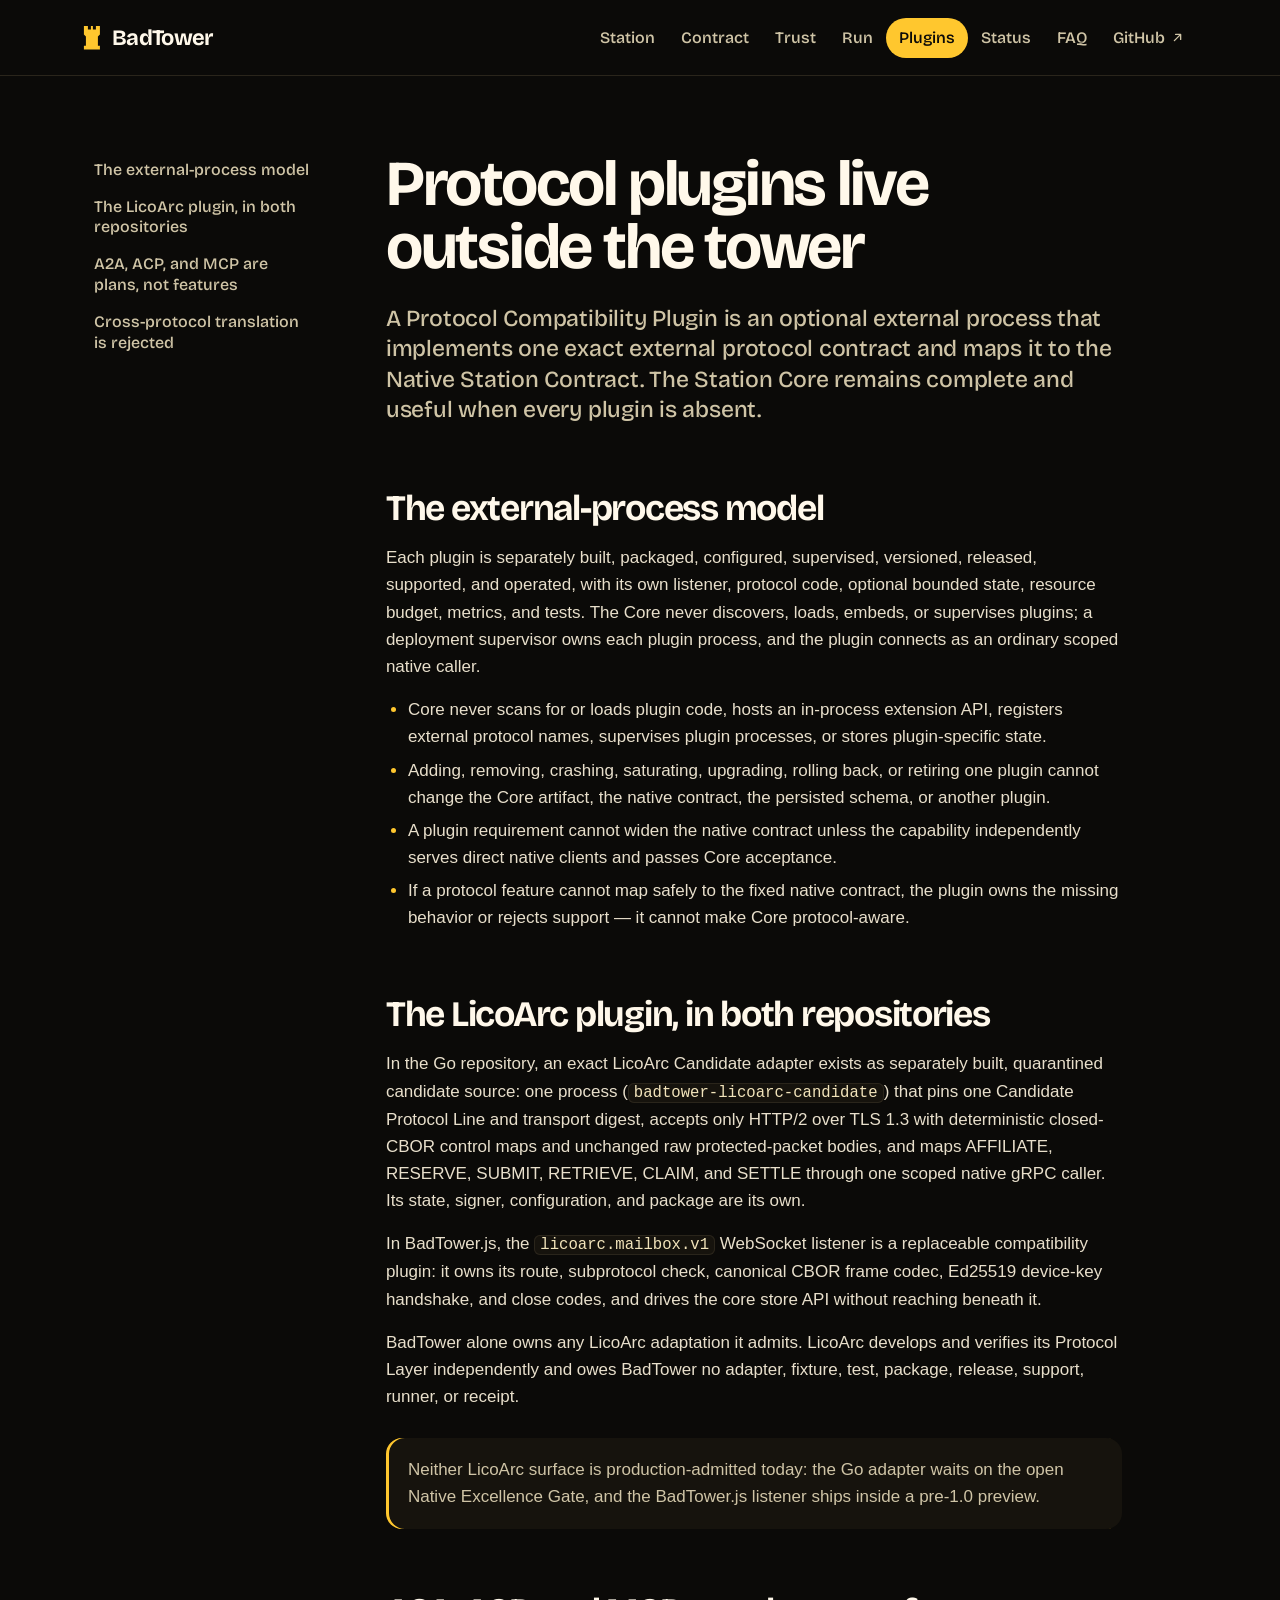
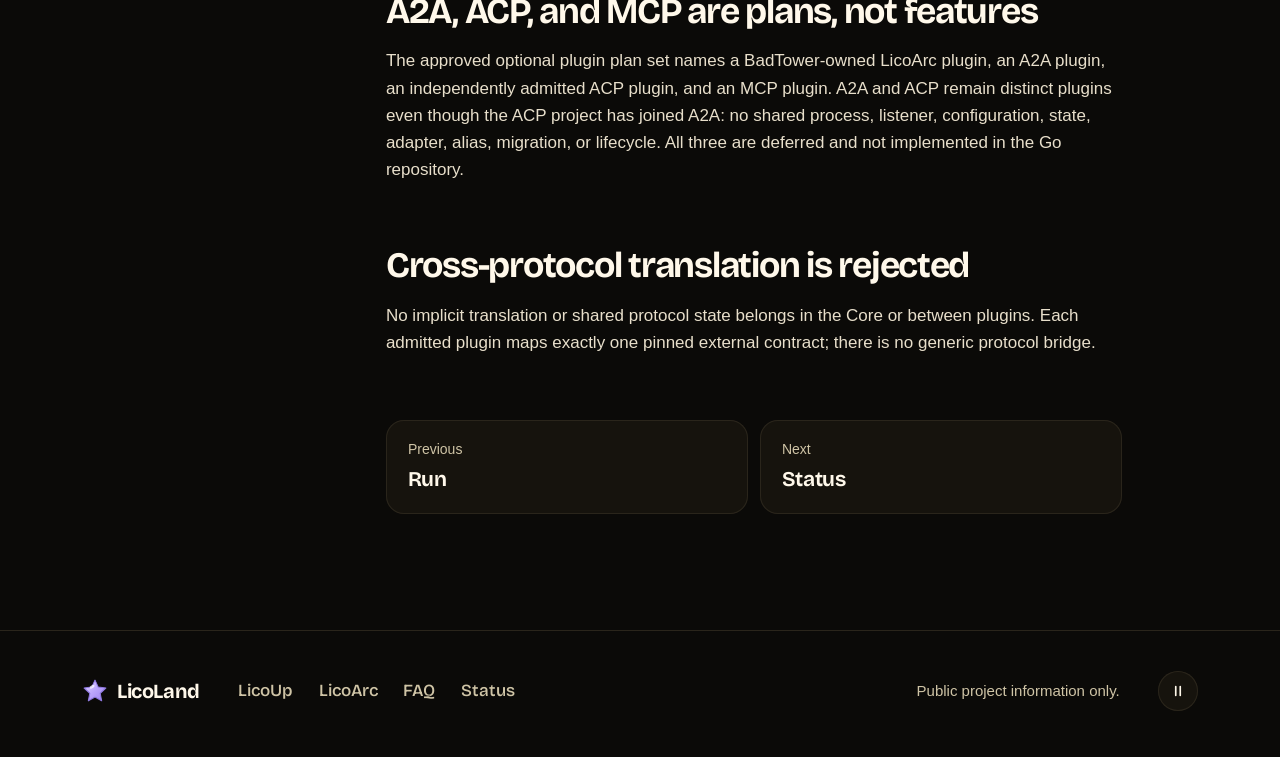
<file: plugins/index.html>
<!doctype html>
<html lang="en">
  <head>
    <meta charset="utf-8">
    <meta name="viewport" content="width=device-width, initial-scale=1">
    <title>Protocol plugins live outside the tower — BadTower</title>
    <meta name="description" content="Protocol Compatibility Plugins are external processes with their own listeners, state, and budgets. The Core never loads or supervises them.">
    <meta name="robots" content="index, follow">
    <link rel="canonical" href="https://badtower.com/plugins/">
    <meta property="og:site_name" content="BadTower">
    <meta property="og:type" content="article">
    <meta property="og:url" content="https://badtower.com/plugins/">
    <meta property="og:title" content="Protocol plugins live outside the tower — BadTower">
    <meta property="og:description" content="Protocol Compatibility Plugins are external processes with their own listeners, state, and budgets. The Core never loads or supervises them.">
    <meta name="twitter:card" content="summary">
    <meta name="theme-color" content="#0b0a08">
    <link rel="icon" href="/favicon.svg" type="image/svg+xml">
    <link rel="preload" href="/assets/fonts/bricolage-grotesque.woff2" as="font" type="font/woff2" crossorigin>
    <link rel="stylesheet" href="/styles.css">
    <script src="/site.js" defer></script>
  </head>
  <body>
    <svg class="sprite" aria-hidden="true">
      <defs>
        <linearGradient id="star-fill" x1="0" y1="0" x2="1" y2="1"><stop offset="0" stop-color="#e2d6ff"/><stop offset=".5" stop-color="#bba5fb"/><stop offset="1" stop-color="#9a80ee"/></linearGradient>
      </defs>
      <symbol id="star" viewBox="0 0 32 32">
        <path d="M16 2.6l4 8.6 9.4 1.1-7 6.5 1.8 9.3-8.2-4.6-8.2 4.6 1.8-9.3-7-6.5 9.4-1.1Z" fill="url(#star-fill)" stroke="#8f78e0" stroke-width="1.3" stroke-linejoin="round"/>
        <ellipse cx="12.4" cy="10.8" rx="3.3" ry="1.8" fill="#fff" opacity=".75" transform="rotate(-30 12.4 10.8)"/>
      </symbol>
      <symbol id="go" viewBox="0 0 24 24"><path d="M7 17 17 7M9 7h8v8" fill="none" stroke="currentColor" stroke-width="2.2" stroke-linecap="round" stroke-linejoin="round"/></symbol>
      <symbol id="arrow" viewBox="0 0 24 24"><path d="M4 12h16m-6-6 6 6-6 6" fill="none" stroke="currentColor" stroke-width="2.200" stroke-linecap="round" stroke-linejoin="round"/></symbol>
      <symbol id="github" viewBox="0 0 24 24"><path d="M9 19c-4 1-4-2-6-2m12 5v-4c0-1 .1-1.700-.500-2.300 3-.300 6-1.400 6-6.400 0-1.300-.400-2.300-1.200-3.200.100-.300.500-1.600-.100-3.100 0 0-1-.300-3.300 1.200a11.500 11.500 0 0 0-6 0C6.600 2.700 5.600 3 5.600 3 5 4.500 5.400 5.800 5.500 6.100c-.800.900-1.200 1.900-1.200 3.200 0 5 3 6.100 6 6.400-.600.600-.600 1.200-.500 2.300v4" fill="none" stroke="currentColor" stroke-width="1.800" stroke-linecap="round" stroke-linejoin="round"/></symbol>
      <symbol id="pause" viewBox="0 0 24 24"><path d="M9 6v12m6-12v12" fill="none" stroke="currentColor" stroke-width="2.2" stroke-linecap="round"/></symbol>
      <symbol id="play" viewBox="0 0 24 24"><path d="M8 5l11 7-11 7Z" fill="none" stroke="currentColor" stroke-width="2.2" stroke-linejoin="round"/></symbol>
    </svg>

    <a class="skip" href="#main">Skip to content</a>
    <header class="site-head">
      <a class="brand" href="/">BadTower</a>
      <nav class="nav" aria-label="Primary navigation">
        <a href="/station/">Station</a>
        <a href="/contract/">Contract</a>
        <a href="/trust/">Trust</a>
        <a href="/run/">Run</a>
        <a href="/plugins/" aria-current="page">Plugins</a>
        <a href="/status/">Status</a>
        <a href="/faq/">FAQ</a>
        <a class="nav-source" href="https://github.com/LicoLand/BadTower">GitHub<svg class="icon" aria-hidden="true"><use href="#go"/></svg></a>
      </nav>
    </header>

    <main id="main" class="doc-shell">
      <nav class="doc-nav" aria-label="On this page">
          <a href="#the-external-process-model">The external-process model</a>
          <a href="#licoarc">The LicoArc plugin, in both repositories</a>
          <a href="#a2a-acp-mcp">A2A, ACP, and MCP are plans, not features</a>
          <a href="#no-translation">Cross-protocol translation is rejected</a>
      </nav>
      <div>
        <article class="doc">
          <h1>Protocol plugins live outside the tower</h1>
          <p class="lede">A Protocol Compatibility Plugin is an optional external process that implements one exact external protocol contract and maps it to the Native Station Contract. The Station Core remains complete and useful when every plugin is absent.</p>

          <h2 id="the-external-process-model">The external-process model</h2>
          <p>Each plugin is separately built, packaged, configured, supervised, versioned, released, supported, and operated, with its own listener, protocol code, optional bounded state, resource budget, metrics, and tests. The Core never discovers, loads, embeds, or supervises plugins; a deployment supervisor owns each plugin process, and the plugin connects as an ordinary scoped native caller.</p>
          <ul>
          <li>Core never scans for or loads plugin code, hosts an in-process extension API, registers external protocol names, supervises plugin processes, or stores plugin-specific state.</li>
          <li>Adding, removing, crashing, saturating, upgrading, rolling back, or retiring one plugin cannot change the Core artifact, the native contract, the persisted schema, or another plugin.</li>
          <li>A plugin requirement cannot widen the native contract unless the capability independently serves direct native clients and passes Core acceptance.</li>
          <li>If a protocol feature cannot map safely to the fixed native contract, the plugin owns the missing behavior or rejects support — it cannot make Core protocol-aware.</li>
          </ul>

          <h2 id="licoarc">The LicoArc plugin, in both repositories</h2>
          <p>In the Go repository, an exact LicoArc Candidate adapter exists as separately built, quarantined candidate source: one process (<code>badtower-licoarc-candidate</code>) that pins one Candidate Protocol Line and transport digest, accepts only HTTP/2 over TLS 1.3 with deterministic closed-CBOR control maps and unchanged raw protected-packet bodies, and maps AFFILIATE, RESERVE, SUBMIT, RETRIEVE, CLAIM, and SETTLE through one scoped native gRPC caller. Its state, signer, configuration, and package are its own.</p>
          <p>In BadTower.js, the <code>licoarc.mailbox.v1</code> WebSocket listener is a replaceable compatibility plugin: it owns its route, subprotocol check, canonical CBOR frame codec, Ed25519 device-key handshake, and close codes, and drives the core store API without reaching beneath it.</p>
          <p>BadTower alone owns any LicoArc adaptation it admits. LicoArc develops and verifies its Protocol Layer independently and owes BadTower no adapter, fixture, test, package, release, support, runner, or receipt.</p>
          <aside class="note">Neither LicoArc surface is production-admitted today: the Go adapter waits on the open Native Excellence Gate, and the BadTower.js listener ships inside a pre-1.0 preview.</aside>

          <h2 id="a2a-acp-mcp">A2A, ACP, and MCP are plans, not features</h2>
          <p>The approved optional plugin plan set names a BadTower-owned LicoArc plugin, an A2A plugin, an independently admitted ACP plugin, and an MCP plugin. A2A and ACP remain distinct plugins even though the ACP project has joined A2A: no shared process, listener, configuration, state, adapter, alias, migration, or lifecycle. All three are deferred and not implemented in the Go repository.</p>

          <h2 id="no-translation">Cross-protocol translation is rejected</h2>
          <p>No implicit translation or shared protocol state belongs in the Core or between plugins. Each admitted plugin maps exactly one pinned external contract; there is no generic protocol bridge.</p>
        </article>
        <nav class="pager" aria-label="More documentation">
          <a href="/run/"><span>Previous</span><strong>Run</strong></a>
          <a href="/status/"><span>Next</span><strong>Status</strong></a>
        </nav>
      </div>
    </main>

    <footer class="site-foot">
      <div class="foot-inner">
        <a class="foot-home" href="https://lico.land/"><svg class="foot-star" aria-hidden="true"><use href="#star"/></svg>LicoLand</a>
        <nav class="foot-links" aria-label="LicoLand projects">
          <a href="https://licoup.com/">LicoUp</a>
          <a href="https://licoarc.com/">LicoArc</a>
          <a href="/faq/">FAQ</a>
          <a href="/status/">Status</a>
        </nav>
        <p class="foot-note">Public project information only.</p>
        <button class="motion-toggle" id="motion-toggle" type="button" aria-pressed="false" aria-label="Pause motion"><svg class="icon" aria-hidden="true"><use href="#pause" id="motion-icon"/></svg></button>
      </div>
    </footer>
  </body>
</html>
</file>
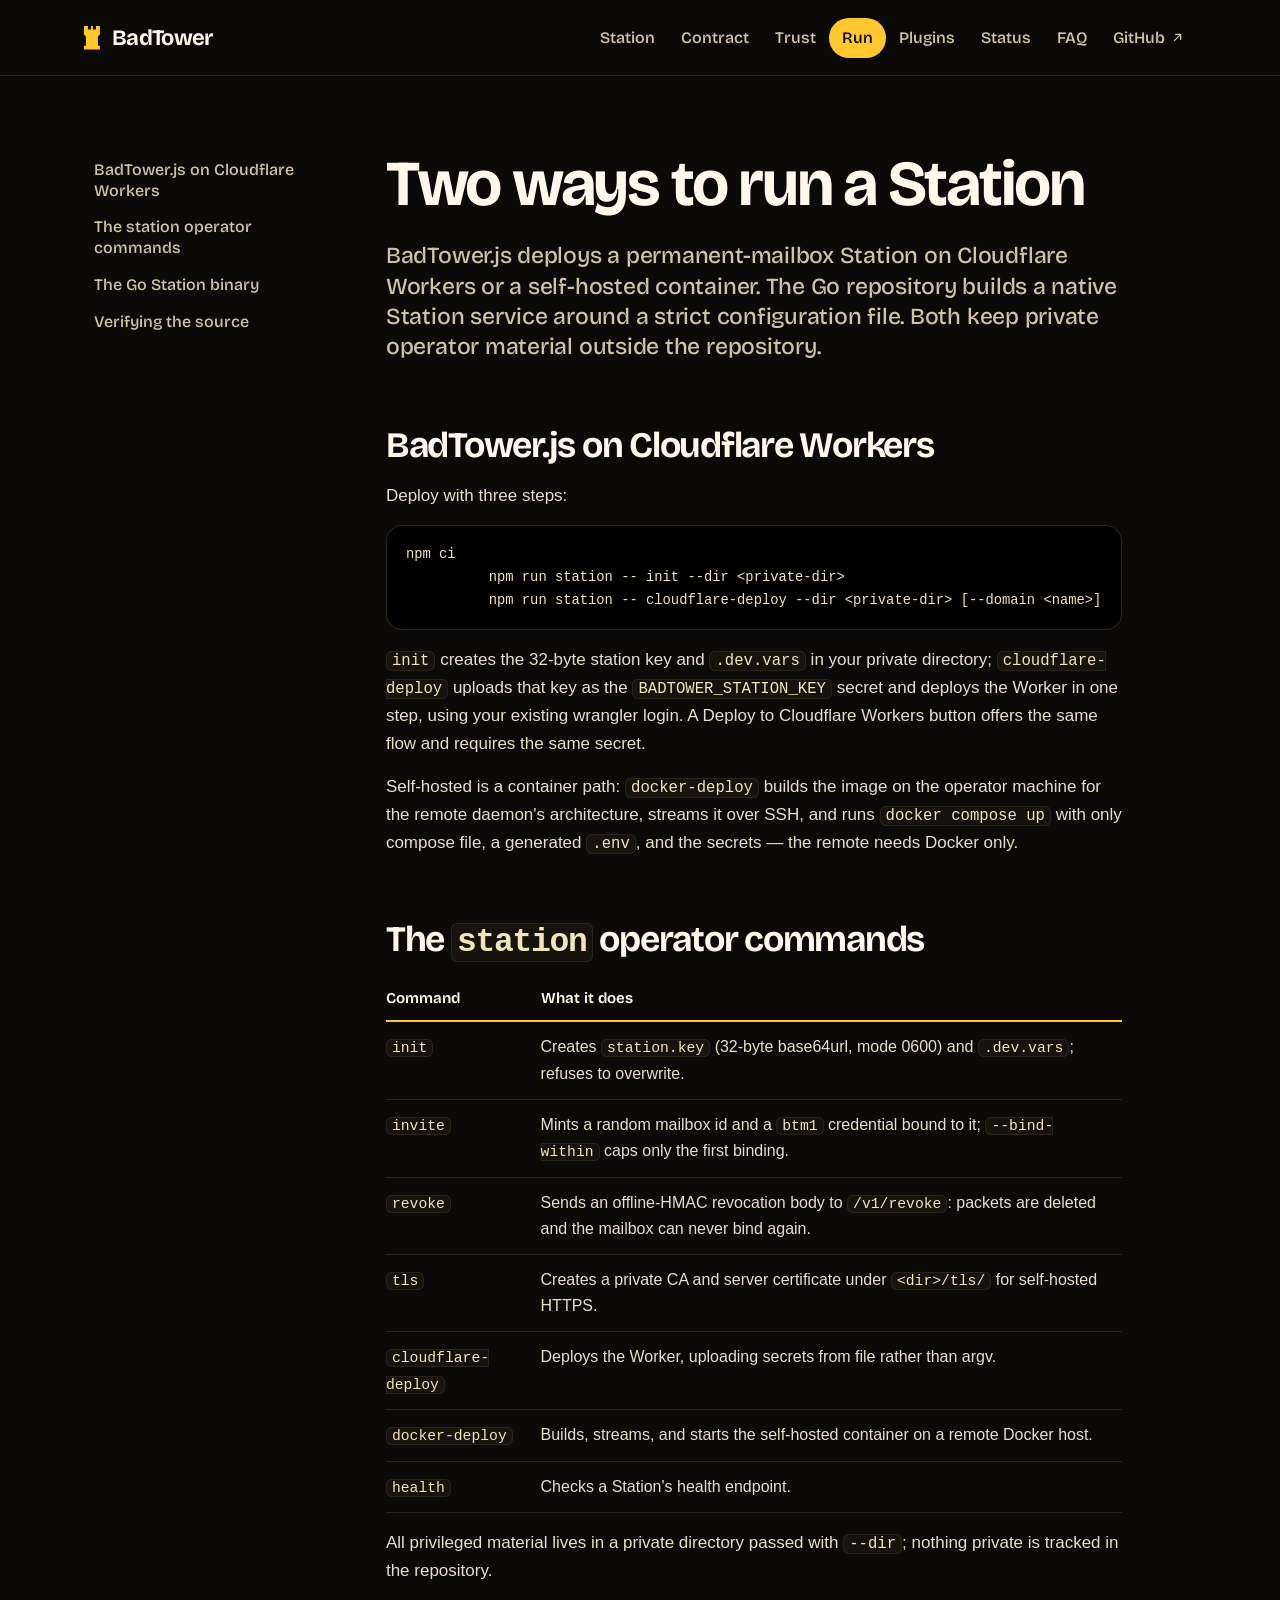
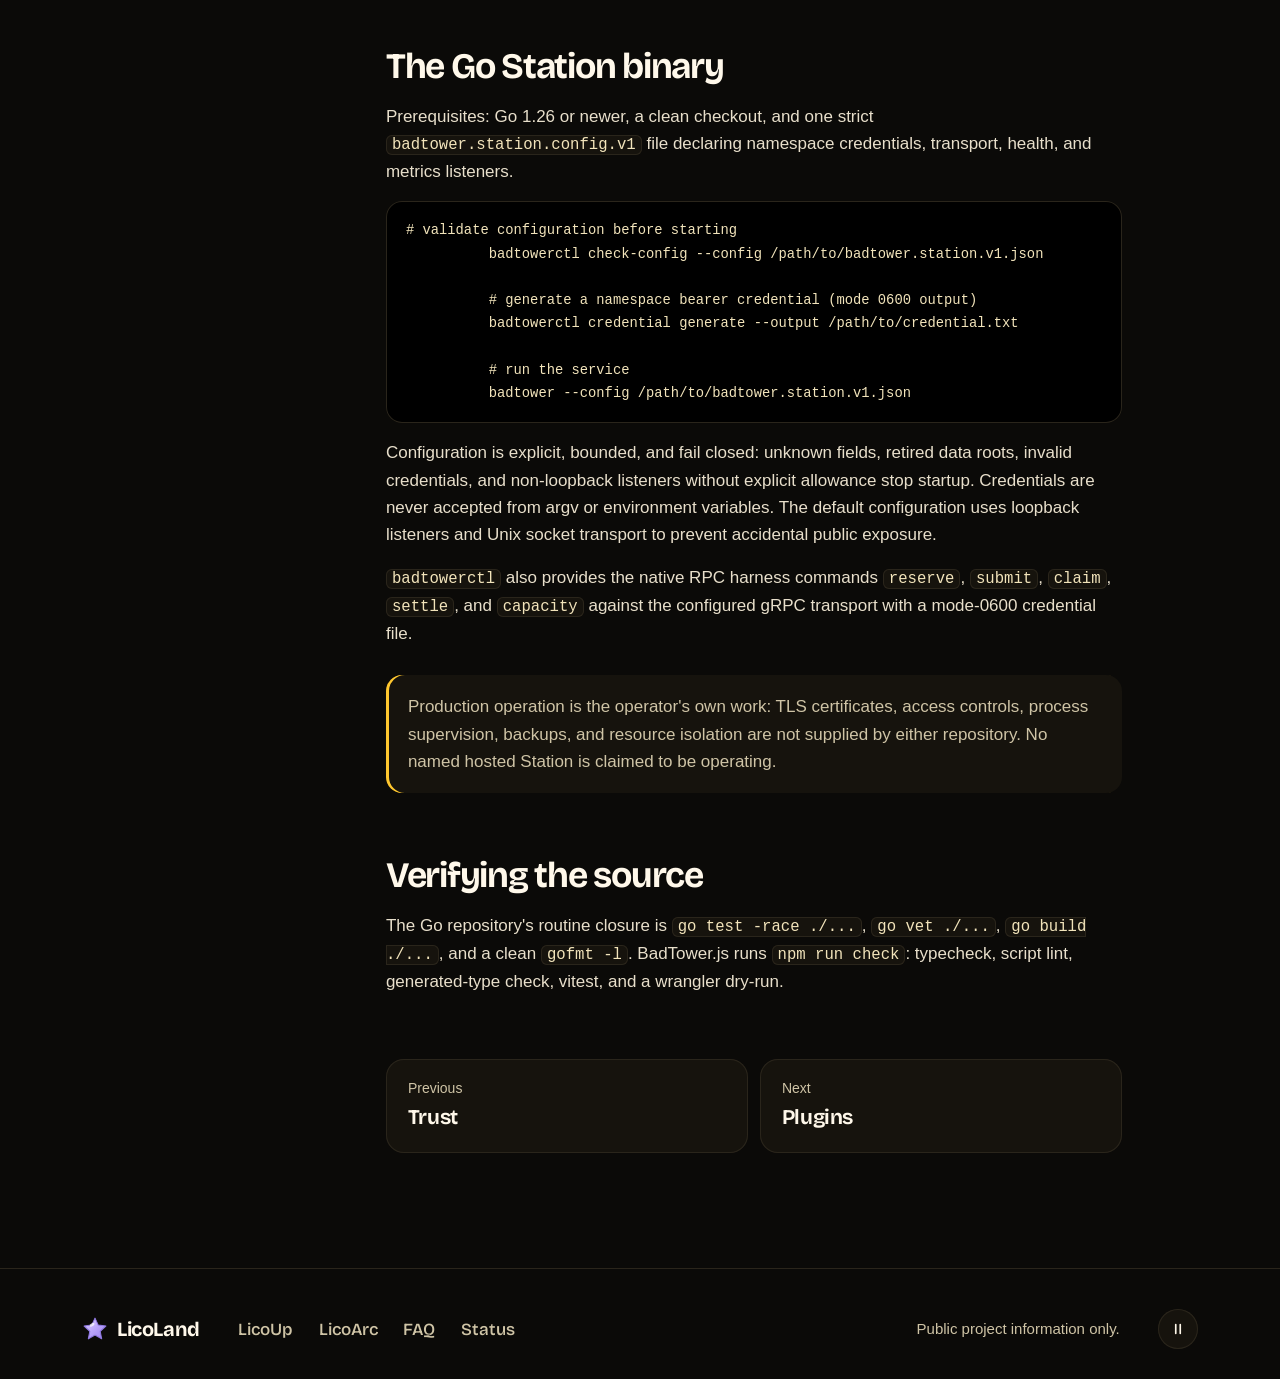
<file: run/index.html>
<!doctype html>
<html lang="en">
  <head>
    <meta charset="utf-8">
    <meta name="viewport" content="width=device-width, initial-scale=1">
    <title>Run a Station — BadTower</title>
    <meta name="description" content="Deploy BadTower.js on Cloudflare Workers or in a container, or run the Go Station binary under a strict fail-closed configuration file.">
    <meta name="robots" content="index, follow">
    <link rel="canonical" href="https://badtower.com/run/">
    <meta property="og:site_name" content="BadTower">
    <meta property="og:type" content="article">
    <meta property="og:url" content="https://badtower.com/run/">
    <meta property="og:title" content="Run a Station — BadTower">
    <meta property="og:description" content="Deploy BadTower.js on Cloudflare Workers or in a container, or run the Go Station binary under a strict fail-closed configuration file.">
    <meta name="twitter:card" content="summary">
    <meta name="theme-color" content="#0b0a08">
    <link rel="icon" href="/favicon.svg" type="image/svg+xml">
    <link rel="preload" href="/assets/fonts/bricolage-grotesque.woff2" as="font" type="font/woff2" crossorigin>
    <link rel="stylesheet" href="/styles.css">
    <script src="/site.js" defer></script>
  </head>
  <body>
    <svg class="sprite" aria-hidden="true">
      <defs>
        <linearGradient id="star-fill" x1="0" y1="0" x2="1" y2="1"><stop offset="0" stop-color="#e2d6ff"/><stop offset=".5" stop-color="#bba5fb"/><stop offset="1" stop-color="#9a80ee"/></linearGradient>
      </defs>
      <symbol id="star" viewBox="0 0 32 32">
        <path d="M16 2.6l4 8.6 9.4 1.1-7 6.5 1.8 9.3-8.2-4.6-8.2 4.6 1.8-9.3-7-6.5 9.4-1.1Z" fill="url(#star-fill)" stroke="#8f78e0" stroke-width="1.3" stroke-linejoin="round"/>
        <ellipse cx="12.4" cy="10.8" rx="3.3" ry="1.8" fill="#fff" opacity=".75" transform="rotate(-30 12.4 10.8)"/>
      </symbol>
      <symbol id="go" viewBox="0 0 24 24"><path d="M7 17 17 7M9 7h8v8" fill="none" stroke="currentColor" stroke-width="2.2" stroke-linecap="round" stroke-linejoin="round"/></symbol>
      <symbol id="arrow" viewBox="0 0 24 24"><path d="M4 12h16m-6-6 6 6-6 6" fill="none" stroke="currentColor" stroke-width="2.200" stroke-linecap="round" stroke-linejoin="round"/></symbol>
      <symbol id="github" viewBox="0 0 24 24"><path d="M9 19c-4 1-4-2-6-2m12 5v-4c0-1 .1-1.700-.500-2.300 3-.300 6-1.400 6-6.400 0-1.300-.400-2.300-1.200-3.200.100-.300.500-1.600-.100-3.100 0 0-1-.300-3.300 1.200a11.500 11.500 0 0 0-6 0C6.600 2.700 5.600 3 5.600 3 5 4.500 5.400 5.800 5.500 6.100c-.800.900-1.200 1.900-1.200 3.200 0 5 3 6.100 6 6.400-.600.600-.600 1.200-.500 2.300v4" fill="none" stroke="currentColor" stroke-width="1.800" stroke-linecap="round" stroke-linejoin="round"/></symbol>
      <symbol id="pause" viewBox="0 0 24 24"><path d="M9 6v12m6-12v12" fill="none" stroke="currentColor" stroke-width="2.2" stroke-linecap="round"/></symbol>
      <symbol id="play" viewBox="0 0 24 24"><path d="M8 5l11 7-11 7Z" fill="none" stroke="currentColor" stroke-width="2.2" stroke-linejoin="round"/></symbol>
    </svg>

    <a class="skip" href="#main">Skip to content</a>
    <header class="site-head">
      <a class="brand" href="/">BadTower</a>
      <nav class="nav" aria-label="Primary navigation">
        <a href="/station/">Station</a>
        <a href="/contract/">Contract</a>
        <a href="/trust/">Trust</a>
        <a href="/run/" aria-current="page">Run</a>
        <a href="/plugins/">Plugins</a>
        <a href="/status/">Status</a>
        <a href="/faq/">FAQ</a>
        <a class="nav-source" href="https://github.com/LicoLand/BadTower">GitHub<svg class="icon" aria-hidden="true"><use href="#go"/></svg></a>
      </nav>
    </header>

    <main id="main" class="doc-shell">
      <nav class="doc-nav" aria-label="On this page">
          <a href="#badtower-js-on-workers">BadTower.js on Cloudflare Workers</a>
          <a href="#station-commands">The station operator commands</a>
          <a href="#the-go-station">The Go Station binary</a>
          <a href="#verifying-the-source">Verifying the source</a>
      </nav>
      <div>
        <article class="doc">
          <h1>Two ways to run a Station</h1>
          <p class="lede">BadTower.js deploys a permanent-mailbox Station on Cloudflare Workers or a self-hosted container. The Go repository builds a native Station service around a strict configuration file. Both keep private operator material outside the repository.</p>

          <h2 id="badtower-js-on-workers">BadTower.js on Cloudflare Workers</h2>
          <p>Deploy with three steps:</p>
          <pre><code>npm ci
          npm run station -- init --dir &lt;private-dir&gt;
          npm run station -- cloudflare-deploy --dir &lt;private-dir&gt; [--domain &lt;name&gt;]</code></pre>
          <p><code>init</code> creates the 32-byte station key and <code>.dev.vars</code> in your private directory; <code>cloudflare-deploy</code> uploads that key as the <code>BADTOWER_STATION_KEY</code> secret and deploys the Worker in one step, using your existing wrangler login. A Deploy to Cloudflare Workers button offers the same flow and requires the same secret.</p>
          <p>Self-hosted is a container path: <code>docker-deploy</code> builds the image on the operator machine for the remote daemon's architecture, streams it over SSH, and runs <code>docker compose up</code> with only compose file, a generated <code>.env</code>, and the secrets — the remote needs Docker only.</p>

          <h2 id="station-commands">The <code>station</code> operator commands</h2>
          <div class="table-wrap"><table>
          <thead><tr><th>Command</th><th>What it does</th></tr></thead>
          <tbody>
          <tr><td><code>init</code></td><td>Creates <code>station.key</code> (32-byte base64url, mode 0600) and <code>.dev.vars</code>; refuses to overwrite.</td></tr>
          <tr><td><code>invite</code></td><td>Mints a random mailbox id and a <code>btm1</code> credential bound to it; <code>--bind-within</code> caps only the first binding.</td></tr>
          <tr><td><code>revoke</code></td><td>Sends an offline-HMAC revocation body to <code>/v1/revoke</code>: packets are deleted and the mailbox can never bind again.</td></tr>
          <tr><td><code>tls</code></td><td>Creates a private CA and server certificate under <code>&lt;dir&gt;/tls/</code> for self-hosted HTTPS.</td></tr>
          <tr><td><code>cloudflare-deploy</code></td><td>Deploys the Worker, uploading secrets from file rather than argv.</td></tr>
          <tr><td><code>docker-deploy</code></td><td>Builds, streams, and starts the self-hosted container on a remote Docker host.</td></tr>
          <tr><td><code>health</code></td><td>Checks a Station's health endpoint.</td></tr>
          </tbody>
          </table></div>
          <p>All privileged material lives in a private directory passed with <code>--dir</code>; nothing private is tracked in the repository.</p>

          <h2 id="the-go-station">The Go Station binary</h2>
          <p>Prerequisites: Go 1.26 or newer, a clean checkout, and one strict <code>badtower.station.config.v1</code> file declaring namespace credentials, transport, health, and metrics listeners.</p>
          <pre><code># validate configuration before starting
          badtowerctl check-config --config /path/to/badtower.station.v1.json

          # generate a namespace bearer credential (mode 0600 output)
          badtowerctl credential generate --output /path/to/credential.txt

          # run the service
          badtower --config /path/to/badtower.station.v1.json</code></pre>
          <p>Configuration is explicit, bounded, and fail closed: unknown fields, retired data roots, invalid credentials, and non-loopback listeners without explicit allowance stop startup. Credentials are never accepted from argv or environment variables. The default configuration uses loopback listeners and Unix socket transport to prevent accidental public exposure.</p>
          <p><code>badtowerctl</code> also provides the native RPC harness commands <code>reserve</code>, <code>submit</code>, <code>claim</code>, <code>settle</code>, and <code>capacity</code> against the configured gRPC transport with a mode-0600 credential file.</p>
          <aside class="note">Production operation is the operator's own work: TLS certificates, access controls, process supervision, backups, and resource isolation are not supplied by either repository. No named hosted Station is claimed to be operating.</aside>

          <h2 id="verifying-the-source">Verifying the source</h2>
          <p>The Go repository's routine closure is <code>go test -race ./...</code>, <code>go vet ./...</code>, <code>go build ./...</code>, and a clean <code>gofmt -l</code>. BadTower.js runs <code>npm run check</code>: typecheck, script lint, generated-type check, vitest, and a wrangler dry-run.</p>
        </article>
        <nav class="pager" aria-label="More documentation">
          <a href="/trust/"><span>Previous</span><strong>Trust</strong></a>
          <a href="/plugins/"><span>Next</span><strong>Plugins</strong></a>
        </nav>
      </div>
    </main>

    <footer class="site-foot">
      <div class="foot-inner">
        <a class="foot-home" href="https://lico.land/"><svg class="foot-star" aria-hidden="true"><use href="#star"/></svg>LicoLand</a>
        <nav class="foot-links" aria-label="LicoLand projects">
          <a href="https://licoup.com/">LicoUp</a>
          <a href="https://licoarc.com/">LicoArc</a>
          <a href="/faq/">FAQ</a>
          <a href="/status/">Status</a>
        </nav>
        <p class="foot-note">Public project information only.</p>
        <button class="motion-toggle" id="motion-toggle" type="button" aria-pressed="false" aria-label="Pause motion"><svg class="icon" aria-hidden="true"><use href="#pause" id="motion-icon"/></svg></button>
      </div>
    </footer>
  </body>
</html>
</file>
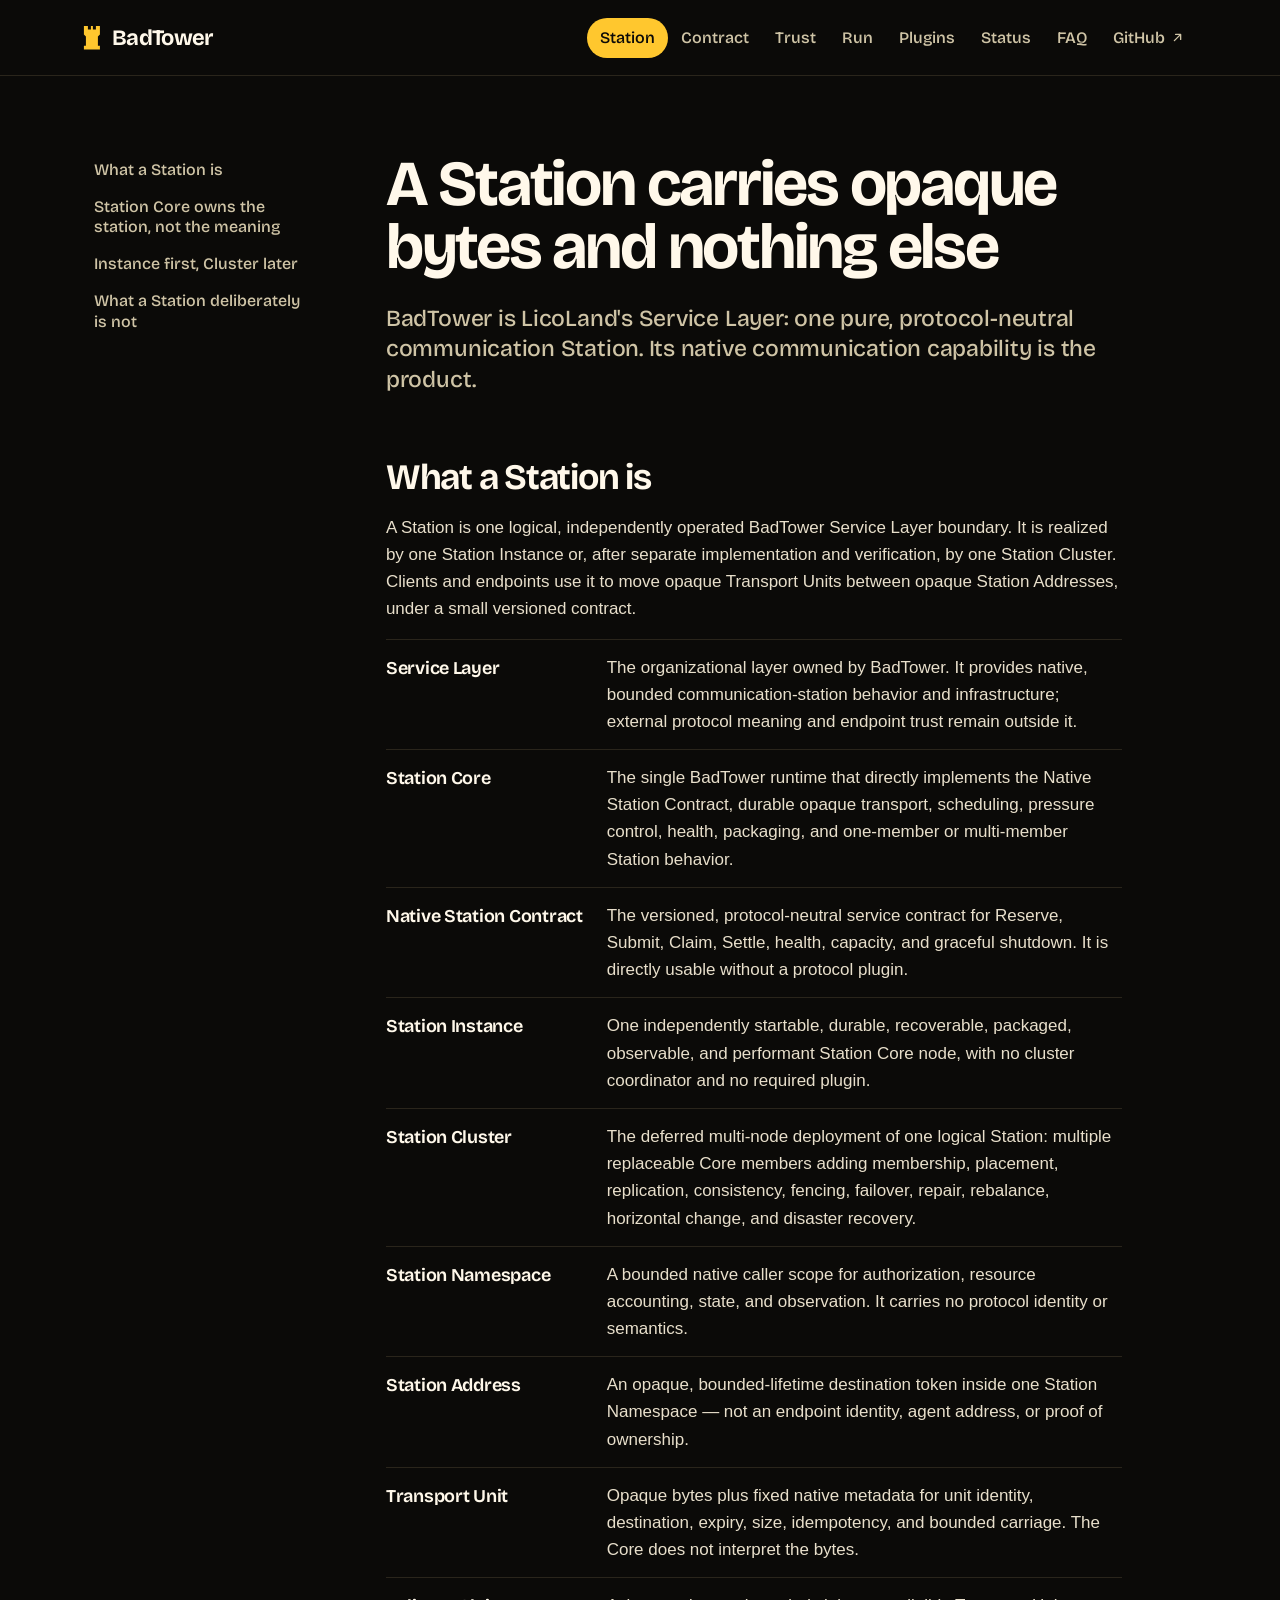
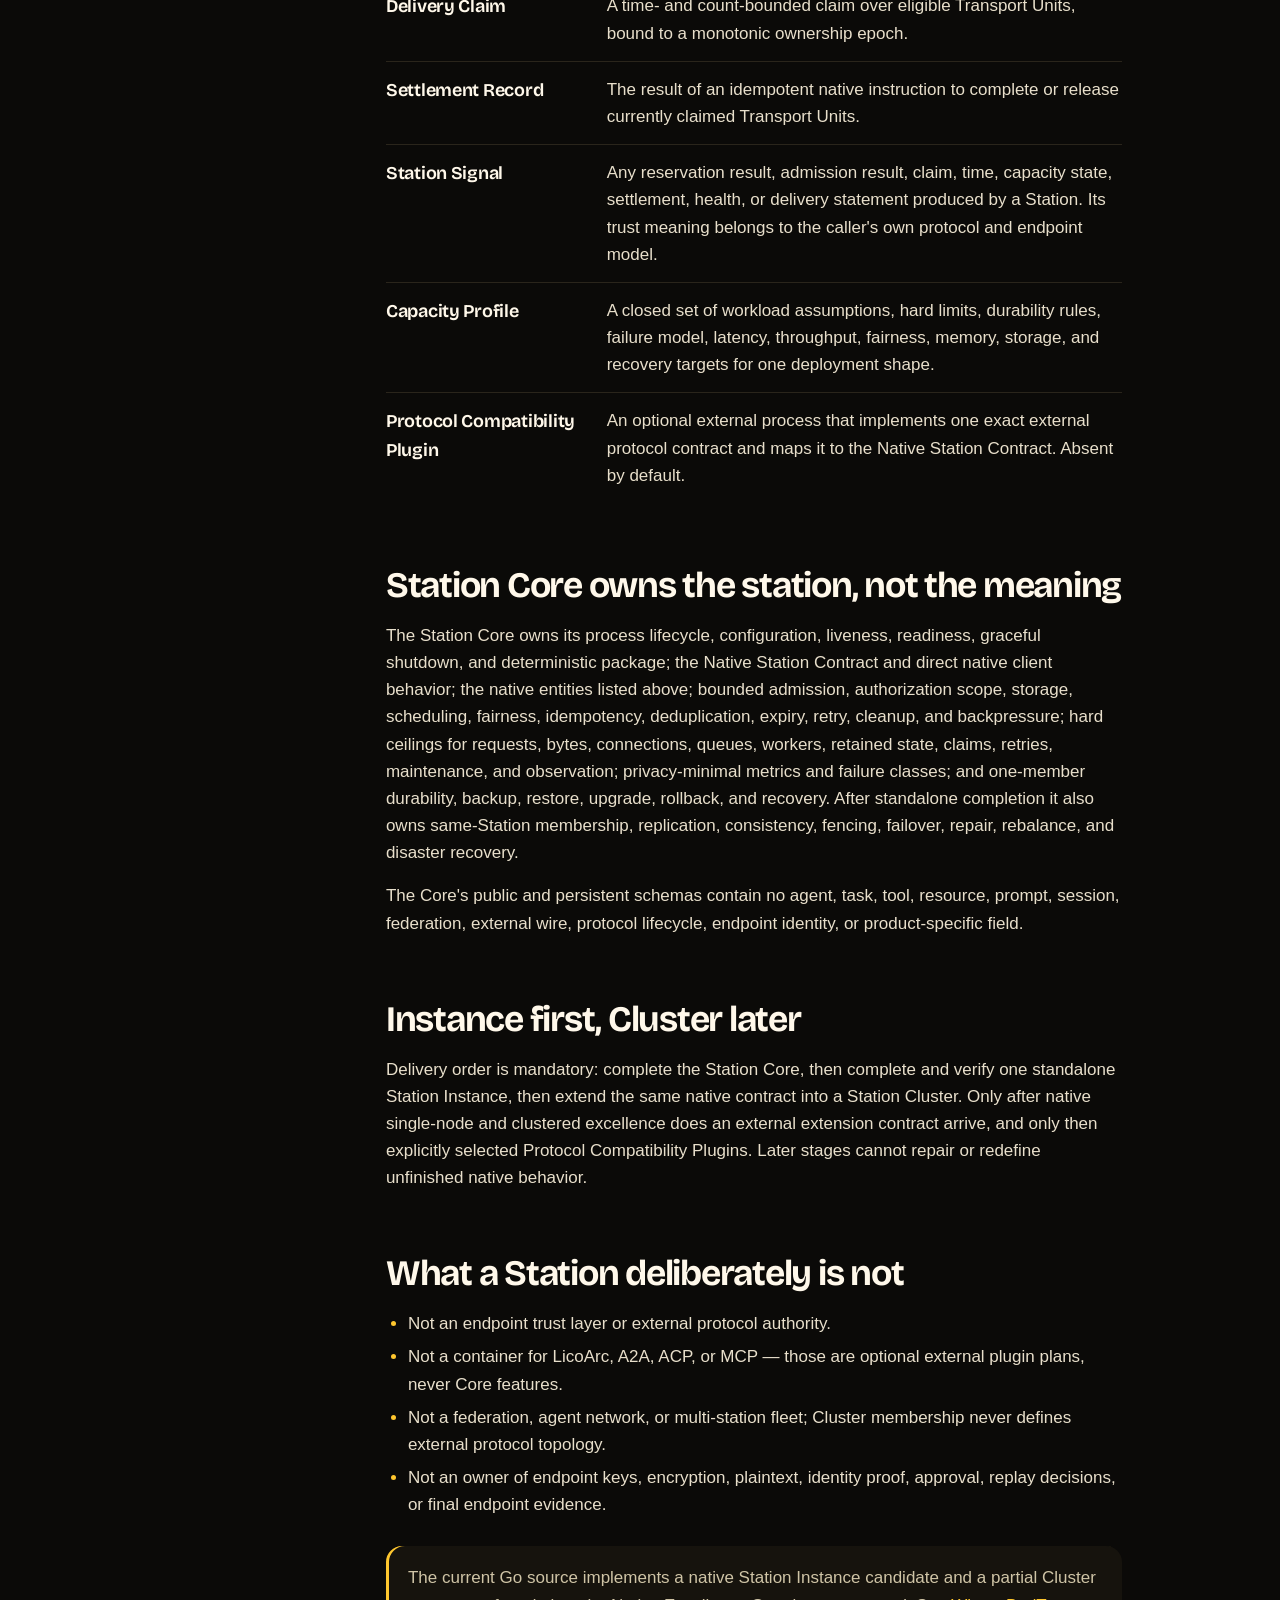
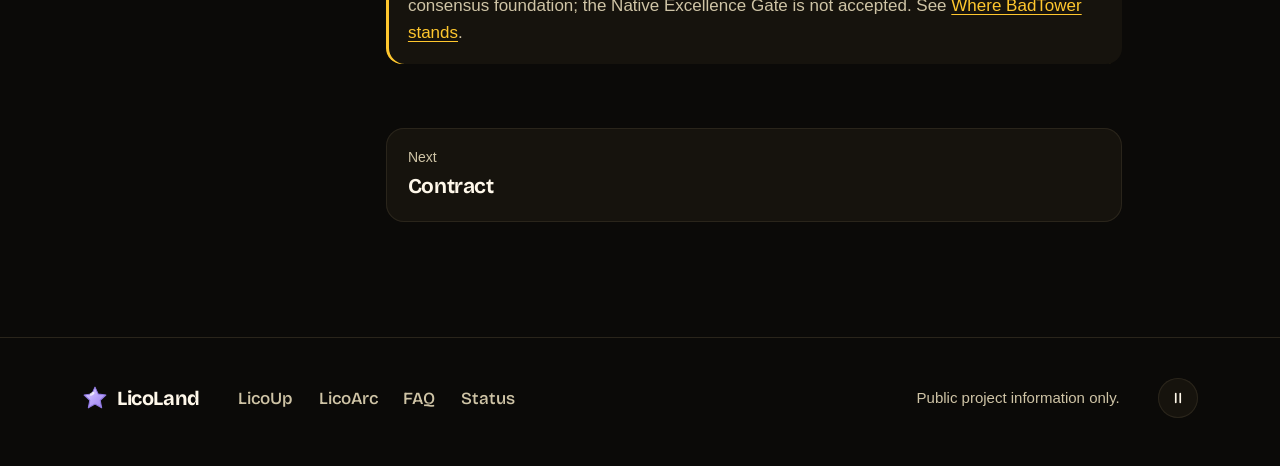
<file: station/index.html>
<!doctype html>
<html lang="en">
  <head>
    <meta charset="utf-8">
    <meta name="viewport" content="width=device-width, initial-scale=1">
    <title>What a Station is — BadTower</title>
    <meta name="description" content="BadTower is LicoLand&#x27;s Service Layer: one pure, protocol-neutral communication Station. Its native communication capability is the product.">
    <meta name="robots" content="index, follow">
    <link rel="canonical" href="https://badtower.com/station/">
    <meta property="og:site_name" content="BadTower">
    <meta property="og:type" content="article">
    <meta property="og:url" content="https://badtower.com/station/">
    <meta property="og:title" content="What a Station is — BadTower">
    <meta property="og:description" content="BadTower is LicoLand&#x27;s Service Layer: one pure, protocol-neutral communication Station. Its native communication capability is the product.">
    <meta name="twitter:card" content="summary">
    <meta name="theme-color" content="#0b0a08">
    <link rel="icon" href="/favicon.svg" type="image/svg+xml">
    <link rel="preload" href="/assets/fonts/bricolage-grotesque.woff2" as="font" type="font/woff2" crossorigin>
    <link rel="stylesheet" href="/styles.css">
    <script src="/site.js" defer></script>
  </head>
  <body>
    <svg class="sprite" aria-hidden="true">
      <defs>
        <linearGradient id="star-fill" x1="0" y1="0" x2="1" y2="1"><stop offset="0" stop-color="#e2d6ff"/><stop offset=".5" stop-color="#bba5fb"/><stop offset="1" stop-color="#9a80ee"/></linearGradient>
      </defs>
      <symbol id="star" viewBox="0 0 32 32">
        <path d="M16 2.6l4 8.6 9.4 1.1-7 6.5 1.8 9.3-8.2-4.6-8.2 4.6 1.8-9.3-7-6.5 9.4-1.1Z" fill="url(#star-fill)" stroke="#8f78e0" stroke-width="1.3" stroke-linejoin="round"/>
        <ellipse cx="12.4" cy="10.8" rx="3.3" ry="1.8" fill="#fff" opacity=".75" transform="rotate(-30 12.4 10.8)"/>
      </symbol>
      <symbol id="go" viewBox="0 0 24 24"><path d="M7 17 17 7M9 7h8v8" fill="none" stroke="currentColor" stroke-width="2.2" stroke-linecap="round" stroke-linejoin="round"/></symbol>
      <symbol id="arrow" viewBox="0 0 24 24"><path d="M4 12h16m-6-6 6 6-6 6" fill="none" stroke="currentColor" stroke-width="2.200" stroke-linecap="round" stroke-linejoin="round"/></symbol>
      <symbol id="github" viewBox="0 0 24 24"><path d="M9 19c-4 1-4-2-6-2m12 5v-4c0-1 .1-1.700-.500-2.300 3-.300 6-1.400 6-6.400 0-1.300-.400-2.300-1.200-3.200.100-.300.500-1.600-.100-3.100 0 0-1-.300-3.300 1.200a11.500 11.500 0 0 0-6 0C6.600 2.700 5.600 3 5.600 3 5 4.500 5.400 5.800 5.500 6.100c-.800.900-1.200 1.900-1.200 3.200 0 5 3 6.100 6 6.400-.600.600-.600 1.200-.500 2.300v4" fill="none" stroke="currentColor" stroke-width="1.800" stroke-linecap="round" stroke-linejoin="round"/></symbol>
      <symbol id="pause" viewBox="0 0 24 24"><path d="M9 6v12m6-12v12" fill="none" stroke="currentColor" stroke-width="2.2" stroke-linecap="round"/></symbol>
      <symbol id="play" viewBox="0 0 24 24"><path d="M8 5l11 7-11 7Z" fill="none" stroke="currentColor" stroke-width="2.2" stroke-linejoin="round"/></symbol>
    </svg>

    <a class="skip" href="#main">Skip to content</a>
    <header class="site-head">
      <a class="brand" href="/">BadTower</a>
      <nav class="nav" aria-label="Primary navigation">
        <a href="/station/" aria-current="page">Station</a>
        <a href="/contract/">Contract</a>
        <a href="/trust/">Trust</a>
        <a href="/run/">Run</a>
        <a href="/plugins/">Plugins</a>
        <a href="/status/">Status</a>
        <a href="/faq/">FAQ</a>
        <a class="nav-source" href="https://github.com/LicoLand/BadTower">GitHub<svg class="icon" aria-hidden="true"><use href="#go"/></svg></a>
      </nav>
    </header>

    <main id="main" class="doc-shell">
      <nav class="doc-nav" aria-label="On this page">
          <a href="#what-a-station-is">What a Station is</a>
          <a href="#core-ownership">Station Core owns the station, not the meaning</a>
          <a href="#instance-before-cluster">Instance first, Cluster later</a>
          <a href="#deliberately-not">What a Station deliberately is not</a>
      </nav>
      <div>
        <article class="doc">
          <h1>A Station carries opaque bytes and nothing else</h1>
          <p class="lede">BadTower is LicoLand's Service Layer: one pure, protocol-neutral communication Station. Its native communication capability is the product.</p>

          <h2 id="what-a-station-is">What a Station is</h2>
          <p>A Station is one logical, independently operated BadTower Service Layer boundary. It is realized by one Station Instance or, after separate implementation and verification, by one Station Cluster. Clients and endpoints use it to move opaque Transport Units between opaque Station Addresses, under a small versioned contract.</p>
          <dl>
          <dt>Service Layer</dt><dd>The organizational layer owned by BadTower. It provides native, bounded communication-station behavior and infrastructure; external protocol meaning and endpoint trust remain outside it.</dd>
          <dt>Station Core</dt><dd>The single BadTower runtime that directly implements the Native Station Contract, durable opaque transport, scheduling, pressure control, health, packaging, and one-member or multi-member Station behavior.</dd>
          <dt>Native Station Contract</dt><dd>The versioned, protocol-neutral service contract for Reserve, Submit, Claim, Settle, health, capacity, and graceful shutdown. It is directly usable without a protocol plugin.</dd>
          <dt>Station Instance</dt><dd>One independently startable, durable, recoverable, packaged, observable, and performant Station Core node, with no cluster coordinator and no required plugin.</dd>
          <dt>Station Cluster</dt><dd>The deferred multi-node deployment of one logical Station: multiple replaceable Core members adding membership, placement, replication, consistency, fencing, failover, repair, rebalance, horizontal change, and disaster recovery.</dd>
          <dt>Station Namespace</dt><dd>A bounded native caller scope for authorization, resource accounting, state, and observation. It carries no protocol identity or semantics.</dd>
          <dt>Station Address</dt><dd>An opaque, bounded-lifetime destination token inside one Station Namespace — not an endpoint identity, agent address, or proof of ownership.</dd>
          <dt>Transport Unit</dt><dd>Opaque bytes plus fixed native metadata for unit identity, destination, expiry, size, idempotency, and bounded carriage. The Core does not interpret the bytes.</dd>
          <dt>Delivery Claim</dt><dd>A time- and count-bounded claim over eligible Transport Units, bound to a monotonic ownership epoch.</dd>
          <dt>Settlement Record</dt><dd>The result of an idempotent native instruction to complete or release currently claimed Transport Units.</dd>
          <dt>Station Signal</dt><dd>Any reservation result, admission result, claim, time, capacity state, settlement, health, or delivery statement produced by a Station. Its trust meaning belongs to the caller's own protocol and endpoint model.</dd>
          <dt>Capacity Profile</dt><dd>A closed set of workload assumptions, hard limits, durability rules, failure model, latency, throughput, fairness, memory, storage, and recovery targets for one deployment shape.</dd>
          <dt>Protocol Compatibility Plugin</dt><dd>An optional external process that implements one exact external protocol contract and maps it to the Native Station Contract. Absent by default.</dd>
          </dl>

          <h2 id="core-ownership">Station Core owns the station, not the meaning</h2>
          <p>The Station Core owns its process lifecycle, configuration, liveness, readiness, graceful shutdown, and deterministic package; the Native Station Contract and direct native client behavior; the native entities listed above; bounded admission, authorization scope, storage, scheduling, fairness, idempotency, deduplication, expiry, retry, cleanup, and backpressure; hard ceilings for requests, bytes, connections, queues, workers, retained state, claims, retries, maintenance, and observation; privacy-minimal metrics and failure classes; and one-member durability, backup, restore, upgrade, rollback, and recovery. After standalone completion it also owns same-Station membership, replication, consistency, fencing, failover, repair, rebalance, and disaster recovery.</p>
          <p>The Core's public and persistent schemas contain no agent, task, tool, resource, prompt, session, federation, external wire, protocol lifecycle, endpoint identity, or product-specific field.</p>

          <h2 id="instance-before-cluster">Instance first, Cluster later</h2>
          <p>Delivery order is mandatory: complete the Station Core, then complete and verify one standalone Station Instance, then extend the same native contract into a Station Cluster. Only after native single-node and clustered excellence does an external extension contract arrive, and only then explicitly selected Protocol Compatibility Plugins. Later stages cannot repair or redefine unfinished native behavior.</p>

          <h2 id="deliberately-not">What a Station deliberately is not</h2>
          <ul>
          <li>Not an endpoint trust layer or external protocol authority.</li>
          <li>Not a container for LicoArc, A2A, ACP, or MCP — those are optional external plugin plans, never Core features.</li>
          <li>Not a federation, agent network, or multi-station fleet; Cluster membership never defines external protocol topology.</li>
          <li>Not an owner of endpoint keys, encryption, plaintext, identity proof, approval, replay decisions, or final endpoint evidence.</li>
          </ul>
          <aside class="note">The current Go source implements a native Station Instance candidate and a partial Cluster consensus foundation; the Native Excellence Gate is not accepted. See <a href="/status/">Where BadTower stands</a>.</aside>
        </article>
        <nav class="pager" aria-label="More documentation">
          <a href="/contract/"><span>Next</span><strong>Contract</strong></a>
        </nav>
      </div>
    </main>

    <footer class="site-foot">
      <div class="foot-inner">
        <a class="foot-home" href="https://lico.land/"><svg class="foot-star" aria-hidden="true"><use href="#star"/></svg>LicoLand</a>
        <nav class="foot-links" aria-label="LicoLand projects">
          <a href="https://licoup.com/">LicoUp</a>
          <a href="https://licoarc.com/">LicoArc</a>
          <a href="/faq/">FAQ</a>
          <a href="/status/">Status</a>
        </nav>
        <p class="foot-note">Public project information only.</p>
        <button class="motion-toggle" id="motion-toggle" type="button" aria-pressed="false" aria-label="Pause motion"><svg class="icon" aria-hidden="true"><use href="#pause" id="motion-icon"/></svg></button>
      </div>
    </footer>
  </body>
</html>
</file>
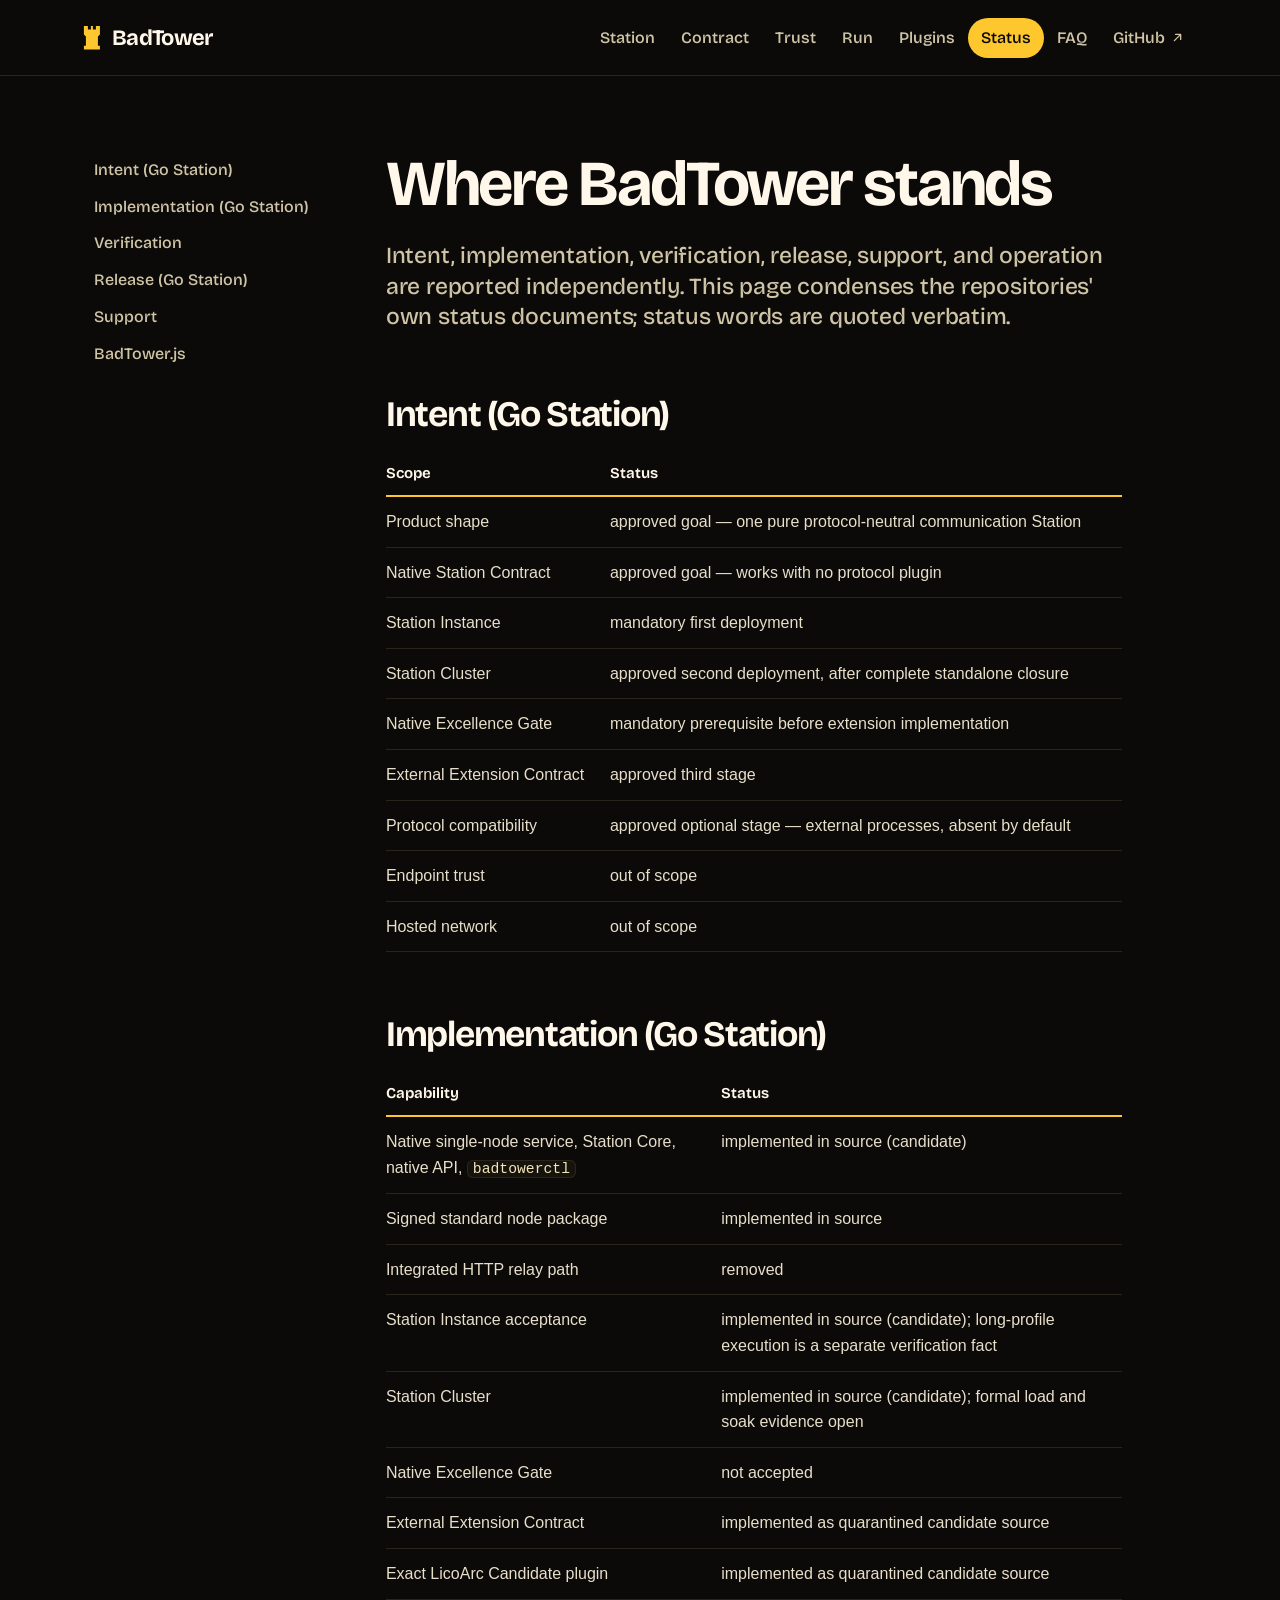
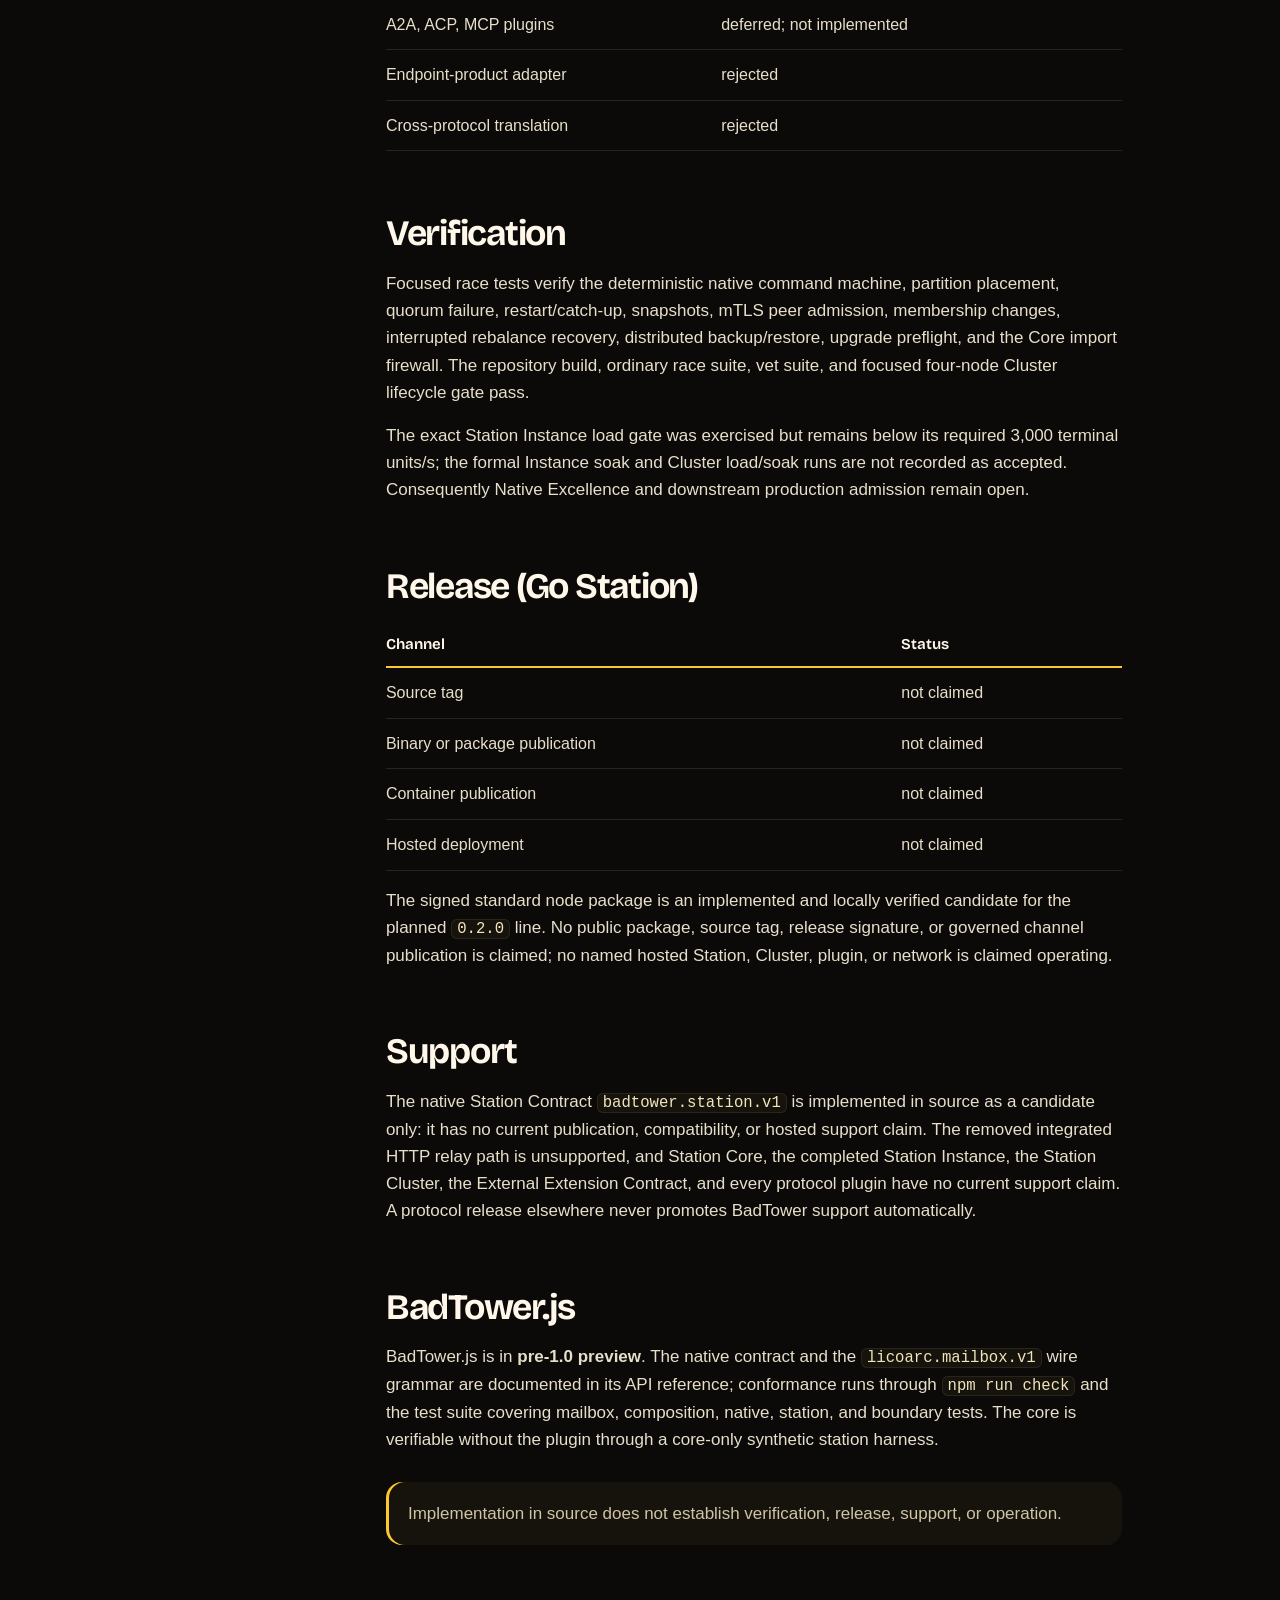
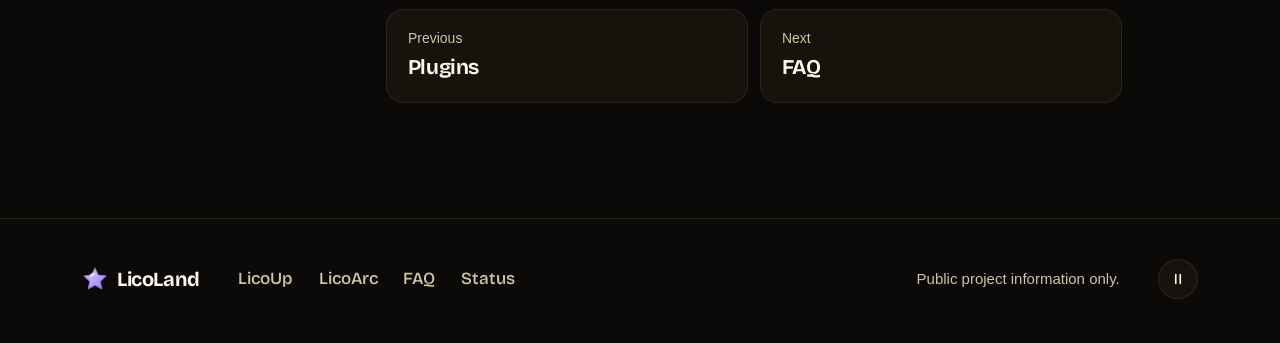
<file: status/index.html>
<!doctype html>
<html lang="en">
  <head>
    <meta charset="utf-8">
    <meta name="viewport" content="width=device-width, initial-scale=1">
    <title>Where BadTower stands — BadTower</title>
    <meta name="description" content="Candidate implementation in source, the Native Excellence Gate not accepted, and no release, support, or hosted operation claimed.">
    <meta name="robots" content="index, follow">
    <link rel="canonical" href="https://badtower.com/status/">
    <meta property="og:site_name" content="BadTower">
    <meta property="og:type" content="article">
    <meta property="og:url" content="https://badtower.com/status/">
    <meta property="og:title" content="Where BadTower stands — BadTower">
    <meta property="og:description" content="Candidate implementation in source, the Native Excellence Gate not accepted, and no release, support, or hosted operation claimed.">
    <meta name="twitter:card" content="summary">
    <meta name="theme-color" content="#0b0a08">
    <link rel="icon" href="/favicon.svg" type="image/svg+xml">
    <link rel="preload" href="/assets/fonts/bricolage-grotesque.woff2" as="font" type="font/woff2" crossorigin>
    <link rel="stylesheet" href="/styles.css">
    <script src="/site.js" defer></script>
  </head>
  <body>
    <svg class="sprite" aria-hidden="true">
      <defs>
        <linearGradient id="star-fill" x1="0" y1="0" x2="1" y2="1"><stop offset="0" stop-color="#e2d6ff"/><stop offset=".5" stop-color="#bba5fb"/><stop offset="1" stop-color="#9a80ee"/></linearGradient>
      </defs>
      <symbol id="star" viewBox="0 0 32 32">
        <path d="M16 2.6l4 8.6 9.4 1.1-7 6.5 1.8 9.3-8.2-4.6-8.2 4.6 1.8-9.3-7-6.5 9.4-1.1Z" fill="url(#star-fill)" stroke="#8f78e0" stroke-width="1.3" stroke-linejoin="round"/>
        <ellipse cx="12.4" cy="10.8" rx="3.3" ry="1.8" fill="#fff" opacity=".75" transform="rotate(-30 12.4 10.8)"/>
      </symbol>
      <symbol id="go" viewBox="0 0 24 24"><path d="M7 17 17 7M9 7h8v8" fill="none" stroke="currentColor" stroke-width="2.2" stroke-linecap="round" stroke-linejoin="round"/></symbol>
      <symbol id="arrow" viewBox="0 0 24 24"><path d="M4 12h16m-6-6 6 6-6 6" fill="none" stroke="currentColor" stroke-width="2.200" stroke-linecap="round" stroke-linejoin="round"/></symbol>
      <symbol id="github" viewBox="0 0 24 24"><path d="M9 19c-4 1-4-2-6-2m12 5v-4c0-1 .1-1.700-.500-2.300 3-.300 6-1.400 6-6.400 0-1.300-.400-2.300-1.200-3.200.100-.300.500-1.600-.100-3.100 0 0-1-.300-3.300 1.200a11.500 11.500 0 0 0-6 0C6.600 2.700 5.600 3 5.600 3 5 4.500 5.400 5.800 5.500 6.100c-.800.900-1.200 1.900-1.200 3.200 0 5 3 6.100 6 6.400-.600.600-.600 1.200-.500 2.300v4" fill="none" stroke="currentColor" stroke-width="1.800" stroke-linecap="round" stroke-linejoin="round"/></symbol>
      <symbol id="pause" viewBox="0 0 24 24"><path d="M9 6v12m6-12v12" fill="none" stroke="currentColor" stroke-width="2.2" stroke-linecap="round"/></symbol>
      <symbol id="play" viewBox="0 0 24 24"><path d="M8 5l11 7-11 7Z" fill="none" stroke="currentColor" stroke-width="2.2" stroke-linejoin="round"/></symbol>
    </svg>

    <a class="skip" href="#main">Skip to content</a>
    <header class="site-head">
      <a class="brand" href="/">BadTower</a>
      <nav class="nav" aria-label="Primary navigation">
        <a href="/station/">Station</a>
        <a href="/contract/">Contract</a>
        <a href="/trust/">Trust</a>
        <a href="/run/">Run</a>
        <a href="/plugins/">Plugins</a>
        <a href="/status/" aria-current="page">Status</a>
        <a href="/faq/">FAQ</a>
        <a class="nav-source" href="https://github.com/LicoLand/BadTower">GitHub<svg class="icon" aria-hidden="true"><use href="#go"/></svg></a>
      </nav>
    </header>

    <main id="main" class="doc-shell">
      <nav class="doc-nav" aria-label="On this page">
          <a href="#intent">Intent (Go Station)</a>
          <a href="#implementation">Implementation (Go Station)</a>
          <a href="#verification">Verification</a>
          <a href="#release">Release (Go Station)</a>
          <a href="#support">Support</a>
          <a href="#badtower-js">BadTower.js</a>
      </nav>
      <div>
        <article class="doc">
          <h1>Where BadTower stands</h1>
          <p class="lede">Intent, implementation, verification, release, support, and operation are reported independently. This page condenses the repositories' own status documents; status words are quoted verbatim.</p>

          <h2 id="intent">Intent (Go Station)</h2>
          <div class="table-wrap"><table>
          <thead><tr><th>Scope</th><th>Status</th></tr></thead>
          <tbody>
          <tr><td>Product shape</td><td>approved goal — one pure protocol-neutral communication Station</td></tr>
          <tr><td>Native Station Contract</td><td>approved goal — works with no protocol plugin</td></tr>
          <tr><td>Station Instance</td><td>mandatory first deployment</td></tr>
          <tr><td>Station Cluster</td><td>approved second deployment, after complete standalone closure</td></tr>
          <tr><td>Native Excellence Gate</td><td>mandatory prerequisite before extension implementation</td></tr>
          <tr><td>External Extension Contract</td><td>approved third stage</td></tr>
          <tr><td>Protocol compatibility</td><td>approved optional stage — external processes, absent by default</td></tr>
          <tr><td>Endpoint trust</td><td>out of scope</td></tr>
          <tr><td>Hosted network</td><td>out of scope</td></tr>
          </tbody>
          </table></div>

          <h2 id="implementation">Implementation (Go Station)</h2>
          <div class="table-wrap"><table>
          <thead><tr><th>Capability</th><th>Status</th></tr></thead>
          <tbody>
          <tr><td>Native single-node service, Station Core, native API, <code>badtowerctl</code></td><td>implemented in source (candidate)</td></tr>
          <tr><td>Signed standard node package</td><td>implemented in source</td></tr>
          <tr><td>Integrated HTTP relay path</td><td>removed</td></tr>
          <tr><td>Station Instance acceptance</td><td>implemented in source (candidate); long-profile execution is a separate verification fact</td></tr>
          <tr><td>Station Cluster</td><td>implemented in source (candidate); formal load and soak evidence open</td></tr>
          <tr><td>Native Excellence Gate</td><td>not accepted</td></tr>
          <tr><td>External Extension Contract</td><td>implemented as quarantined candidate source</td></tr>
          <tr><td>Exact LicoArc Candidate plugin</td><td>implemented as quarantined candidate source</td></tr>
          <tr><td>A2A, ACP, MCP plugins</td><td>deferred; not implemented</td></tr>
          <tr><td>Endpoint-product adapter</td><td>rejected</td></tr>
          <tr><td>Cross-protocol translation</td><td>rejected</td></tr>
          </tbody>
          </table></div>

          <h2 id="verification">Verification</h2>
          <p>Focused race tests verify the deterministic native command machine, partition placement, quorum failure, restart/catch-up, snapshots, mTLS peer admission, membership changes, interrupted rebalance recovery, distributed backup/restore, upgrade preflight, and the Core import firewall. The repository build, ordinary race suite, vet suite, and focused four-node Cluster lifecycle gate pass.</p>
          <p>The exact Station Instance load gate was exercised but remains below its required 3,000 terminal units/s; the formal Instance soak and Cluster load/soak runs are not recorded as accepted. Consequently Native Excellence and downstream production admission remain open.</p>

          <h2 id="release">Release (Go Station)</h2>
          <div class="table-wrap"><table>
          <thead><tr><th>Channel</th><th>Status</th></tr></thead>
          <tbody>
          <tr><td>Source tag</td><td>not claimed</td></tr>
          <tr><td>Binary or package publication</td><td>not claimed</td></tr>
          <tr><td>Container publication</td><td>not claimed</td></tr>
          <tr><td>Hosted deployment</td><td>not claimed</td></tr>
          </tbody>
          </table></div>
          <p>The signed standard node package is an implemented and locally verified candidate for the planned <code>0.2.0</code> line. No public package, source tag, release signature, or governed channel publication is claimed; no named hosted Station, Cluster, plugin, or network is claimed operating.</p>

          <h2 id="support">Support</h2>
          <p>The native Station Contract <code>badtower.station.v1</code> is implemented in source as a candidate only: it has no current publication, compatibility, or hosted support claim. The removed integrated HTTP relay path is unsupported, and Station Core, the completed Station Instance, the Station Cluster, the External Extension Contract, and every protocol plugin have no current support claim. A protocol release elsewhere never promotes BadTower support automatically.</p>

          <h2 id="badtower-js">BadTower.js</h2>
          <p>BadTower.js is in <strong>pre-1.0 preview</strong>. The native contract and the <code>licoarc.mailbox.v1</code> wire grammar are documented in its API reference; conformance runs through <code>npm run check</code> and the test suite covering mailbox, composition, native, station, and boundary tests. The core is verifiable without the plugin through a core-only synthetic station harness.</p>

          <aside class="note">Implementation in source does not establish verification, release, support, or operation.</aside>
        </article>
        <nav class="pager" aria-label="More documentation">
          <a href="/plugins/"><span>Previous</span><strong>Plugins</strong></a>
          <a href="/faq/"><span>Next</span><strong>FAQ</strong></a>
        </nav>
      </div>
    </main>

    <footer class="site-foot">
      <div class="foot-inner">
        <a class="foot-home" href="https://lico.land/"><svg class="foot-star" aria-hidden="true"><use href="#star"/></svg>LicoLand</a>
        <nav class="foot-links" aria-label="LicoLand projects">
          <a href="https://licoup.com/">LicoUp</a>
          <a href="https://licoarc.com/">LicoArc</a>
          <a href="/faq/">FAQ</a>
          <a href="/status/">Status</a>
        </nav>
        <p class="foot-note">Public project information only.</p>
        <button class="motion-toggle" id="motion-toggle" type="button" aria-pressed="false" aria-label="Pause motion"><svg class="icon" aria-hidden="true"><use href="#pause" id="motion-icon"/></svg></button>
      </div>
    </footer>
  </body>
</html>
</file>
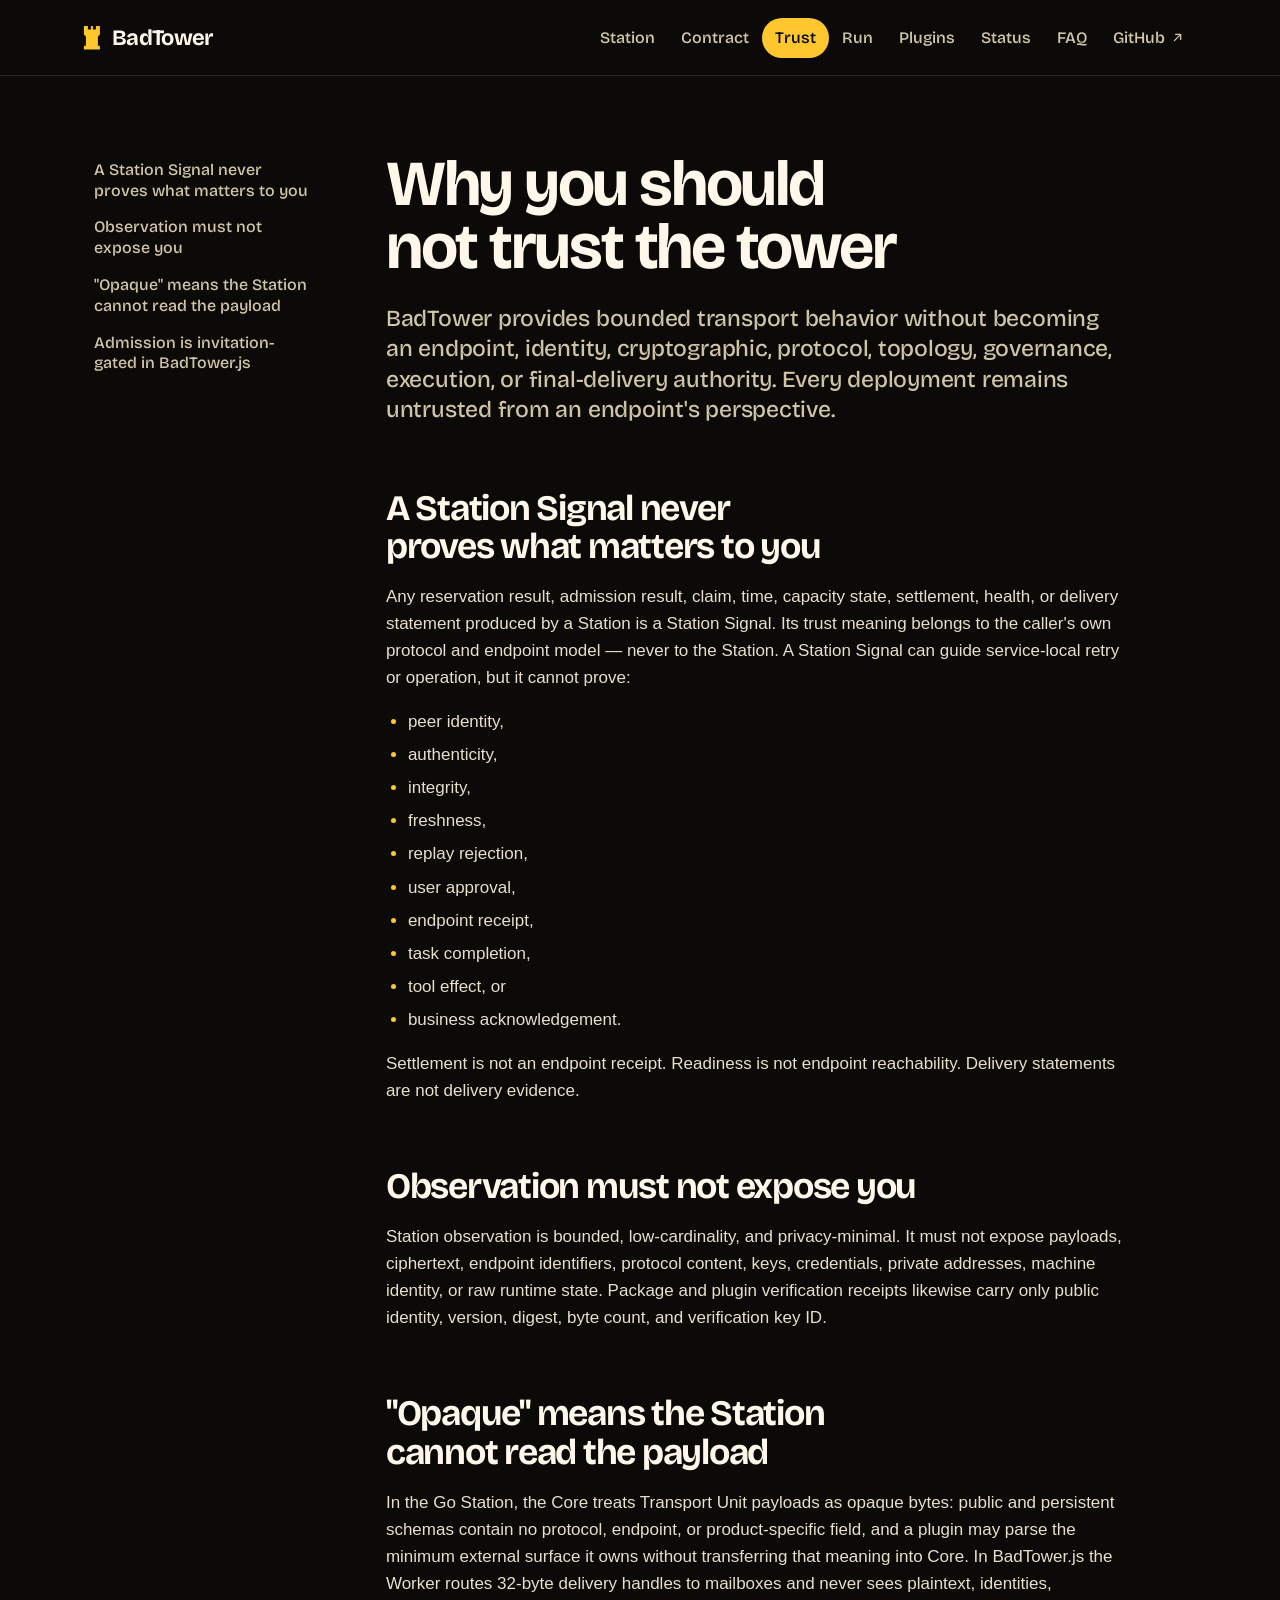
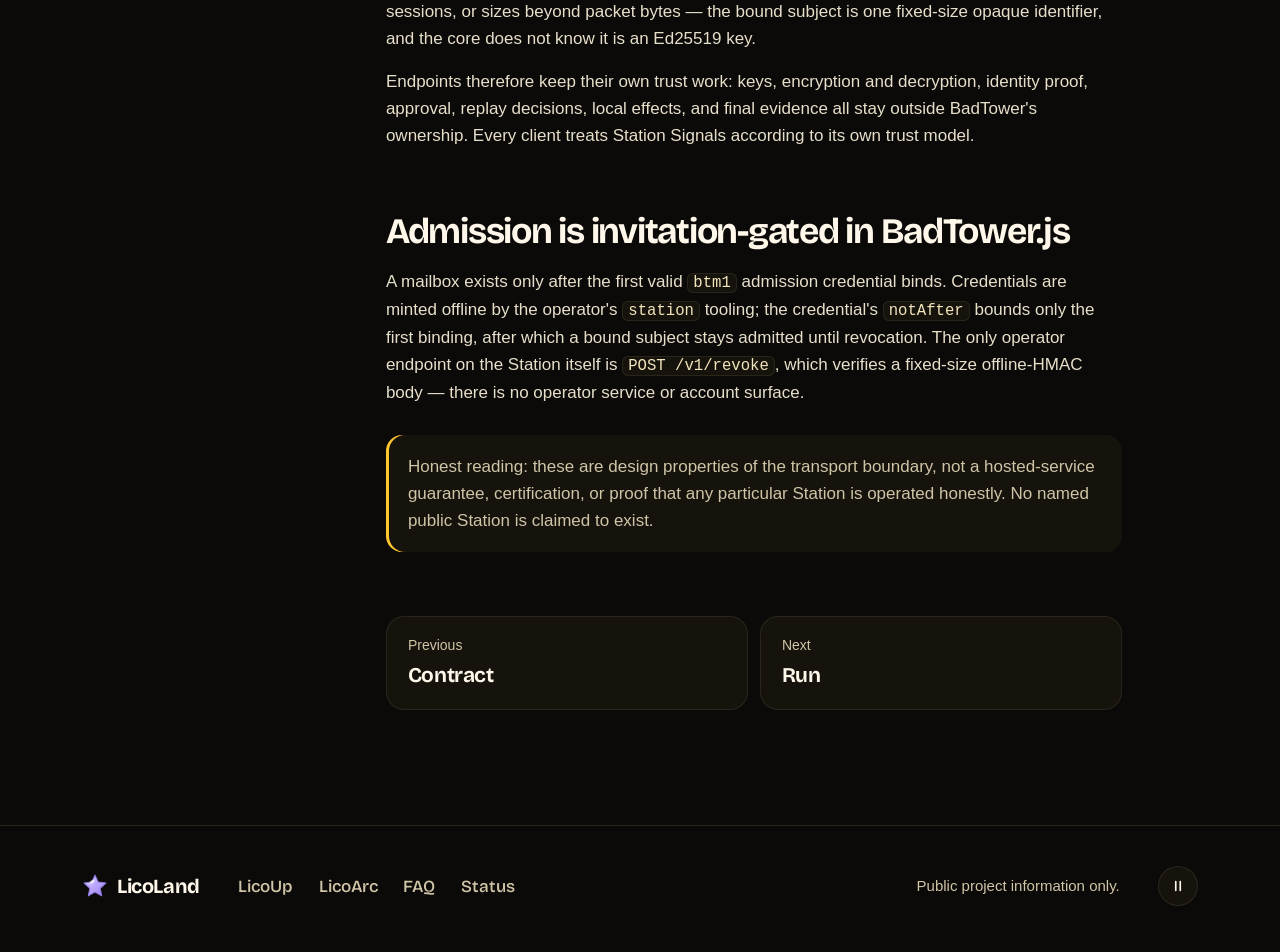
<file: trust/index.html>
<!doctype html>
<html lang="en">
  <head>
    <meta charset="utf-8">
    <meta name="viewport" content="width=device-width, initial-scale=1">
    <title>Why you should not trust the tower — BadTower</title>
    <meta name="description" content="A Station Signal never proves identity, receipt, or effect. Observation must not expose payloads, identifiers, credentials, or runtime state.">
    <meta name="robots" content="index, follow">
    <link rel="canonical" href="https://badtower.com/trust/">
    <meta property="og:site_name" content="BadTower">
    <meta property="og:type" content="article">
    <meta property="og:url" content="https://badtower.com/trust/">
    <meta property="og:title" content="Why you should not trust the tower — BadTower">
    <meta property="og:description" content="A Station Signal never proves identity, receipt, or effect. Observation must not expose payloads, identifiers, credentials, or runtime state.">
    <meta name="twitter:card" content="summary">
    <meta name="theme-color" content="#0b0a08">
    <link rel="icon" href="/favicon.svg" type="image/svg+xml">
    <link rel="preload" href="/assets/fonts/bricolage-grotesque.woff2" as="font" type="font/woff2" crossorigin>
    <link rel="stylesheet" href="/styles.css">
    <script src="/site.js" defer></script>
  </head>
  <body>
    <svg class="sprite" aria-hidden="true">
      <defs>
        <linearGradient id="star-fill" x1="0" y1="0" x2="1" y2="1"><stop offset="0" stop-color="#e2d6ff"/><stop offset=".5" stop-color="#bba5fb"/><stop offset="1" stop-color="#9a80ee"/></linearGradient>
      </defs>
      <symbol id="star" viewBox="0 0 32 32">
        <path d="M16 2.6l4 8.6 9.4 1.1-7 6.5 1.8 9.3-8.2-4.6-8.2 4.6 1.8-9.3-7-6.5 9.4-1.1Z" fill="url(#star-fill)" stroke="#8f78e0" stroke-width="1.3" stroke-linejoin="round"/>
        <ellipse cx="12.4" cy="10.8" rx="3.3" ry="1.8" fill="#fff" opacity=".75" transform="rotate(-30 12.4 10.8)"/>
      </symbol>
      <symbol id="go" viewBox="0 0 24 24"><path d="M7 17 17 7M9 7h8v8" fill="none" stroke="currentColor" stroke-width="2.2" stroke-linecap="round" stroke-linejoin="round"/></symbol>
      <symbol id="arrow" viewBox="0 0 24 24"><path d="M4 12h16m-6-6 6 6-6 6" fill="none" stroke="currentColor" stroke-width="2.200" stroke-linecap="round" stroke-linejoin="round"/></symbol>
      <symbol id="github" viewBox="0 0 24 24"><path d="M9 19c-4 1-4-2-6-2m12 5v-4c0-1 .1-1.700-.500-2.300 3-.300 6-1.400 6-6.400 0-1.300-.400-2.300-1.200-3.200.100-.300.500-1.600-.100-3.100 0 0-1-.300-3.300 1.200a11.500 11.500 0 0 0-6 0C6.600 2.700 5.600 3 5.600 3 5 4.500 5.400 5.800 5.500 6.100c-.800.900-1.200 1.900-1.200 3.200 0 5 3 6.100 6 6.400-.600.600-.600 1.200-.500 2.300v4" fill="none" stroke="currentColor" stroke-width="1.800" stroke-linecap="round" stroke-linejoin="round"/></symbol>
      <symbol id="pause" viewBox="0 0 24 24"><path d="M9 6v12m6-12v12" fill="none" stroke="currentColor" stroke-width="2.2" stroke-linecap="round"/></symbol>
      <symbol id="play" viewBox="0 0 24 24"><path d="M8 5l11 7-11 7Z" fill="none" stroke="currentColor" stroke-width="2.2" stroke-linejoin="round"/></symbol>
    </svg>

    <a class="skip" href="#main">Skip to content</a>
    <header class="site-head">
      <a class="brand" href="/">BadTower</a>
      <nav class="nav" aria-label="Primary navigation">
        <a href="/station/">Station</a>
        <a href="/contract/">Contract</a>
        <a href="/trust/" aria-current="page">Trust</a>
        <a href="/run/">Run</a>
        <a href="/plugins/">Plugins</a>
        <a href="/status/">Status</a>
        <a href="/faq/">FAQ</a>
        <a class="nav-source" href="https://github.com/LicoLand/BadTower">GitHub<svg class="icon" aria-hidden="true"><use href="#go"/></svg></a>
      </nav>
    </header>

    <main id="main" class="doc-shell">
      <nav class="doc-nav" aria-label="On this page">
          <a href="#signals-prove-nothing">A Station Signal never proves what matters to you</a>
          <a href="#observation-stays-blind">Observation must not expose you</a>
          <a href="#opaque-means-opaque">"Opaque" means the Station cannot read the payload</a>
          <a href="#admission">Admission is invitation-gated in BadTower.js</a>
      </nav>
      <div>
        <article class="doc">
          <h1>Why you should not trust the tower</h1>
          <p class="lede">BadTower provides bounded transport behavior without becoming an endpoint, identity, cryptographic, protocol, topology, governance, execution, or final-delivery authority. Every deployment remains untrusted from an endpoint's perspective.</p>

          <h2 id="signals-prove-nothing">A Station Signal never proves what matters to you</h2>
          <p>Any reservation result, admission result, claim, time, capacity state, settlement, health, or delivery statement produced by a Station is a Station Signal. Its trust meaning belongs to the caller's own protocol and endpoint model — never to the Station. A Station Signal can guide service-local retry or operation, but it cannot prove:</p>
          <ul>
          <li>peer identity,</li>
          <li>authenticity,</li>
          <li>integrity,</li>
          <li>freshness,</li>
          <li>replay rejection,</li>
          <li>user approval,</li>
          <li>endpoint receipt,</li>
          <li>task completion,</li>
          <li>tool effect, or</li>
          <li>business acknowledgement.</li>
          </ul>
          <p>Settlement is not an endpoint receipt. Readiness is not endpoint reachability. Delivery statements are not delivery evidence.</p>

          <h2 id="observation-stays-blind">Observation must not expose you</h2>
          <p>Station observation is bounded, low-cardinality, and privacy-minimal. It must not expose payloads, ciphertext, endpoint identifiers, protocol content, keys, credentials, private addresses, machine identity, or raw runtime state. Package and plugin verification receipts likewise carry only public identity, version, digest, byte count, and verification key ID.</p>

          <h2 id="opaque-means-opaque">"Opaque" means the Station cannot read the payload</h2>
          <p>In the Go Station, the Core treats Transport Unit payloads as opaque bytes: public and persistent schemas contain no protocol, endpoint, or product-specific field, and a plugin may parse the minimum external surface it owns without transferring that meaning into Core. In BadTower.js the Worker routes 32-byte delivery handles to mailboxes and never sees plaintext, identities, sessions, or sizes beyond packet bytes — the bound subject is one fixed-size opaque identifier, and the core does not know it is an Ed25519 key.</p>
          <p>Endpoints therefore keep their own trust work: keys, encryption and decryption, identity proof, approval, replay decisions, local effects, and final evidence all stay outside BadTower's ownership. Every client treats Station Signals according to its own trust model.</p>

          <h2 id="admission">Admission is invitation-gated in BadTower.js</h2>
          <p>A mailbox exists only after the first valid <code>btm1</code> admission credential binds. Credentials are minted offline by the operator's <code>station</code> tooling; the credential's <code>notAfter</code> bounds only the first binding, after which a bound subject stays admitted until revocation. The only operator endpoint on the Station itself is <code>POST /v1/revoke</code>, which verifies a fixed-size offline-HMAC body — there is no operator service or account surface.</p>
          <aside class="note">Honest reading: these are design properties of the transport boundary, not a hosted-service guarantee, certification, or proof that any particular Station is operated honestly. No named public Station is claimed to exist.</aside>
        </article>
        <nav class="pager" aria-label="More documentation">
          <a href="/contract/"><span>Previous</span><strong>Contract</strong></a>
          <a href="/run/"><span>Next</span><strong>Run</strong></a>
        </nav>
      </div>
    </main>

    <footer class="site-foot">
      <div class="foot-inner">
        <a class="foot-home" href="https://lico.land/"><svg class="foot-star" aria-hidden="true"><use href="#star"/></svg>LicoLand</a>
        <nav class="foot-links" aria-label="LicoLand projects">
          <a href="https://licoup.com/">LicoUp</a>
          <a href="https://licoarc.com/">LicoArc</a>
          <a href="/faq/">FAQ</a>
          <a href="/status/">Status</a>
        </nav>
        <p class="foot-note">Public project information only.</p>
        <button class="motion-toggle" id="motion-toggle" type="button" aria-pressed="false" aria-label="Pause motion"><svg class="icon" aria-hidden="true"><use href="#pause" id="motion-icon"/></svg></button>
      </div>
    </footer>
  </body>
</html>
</file>
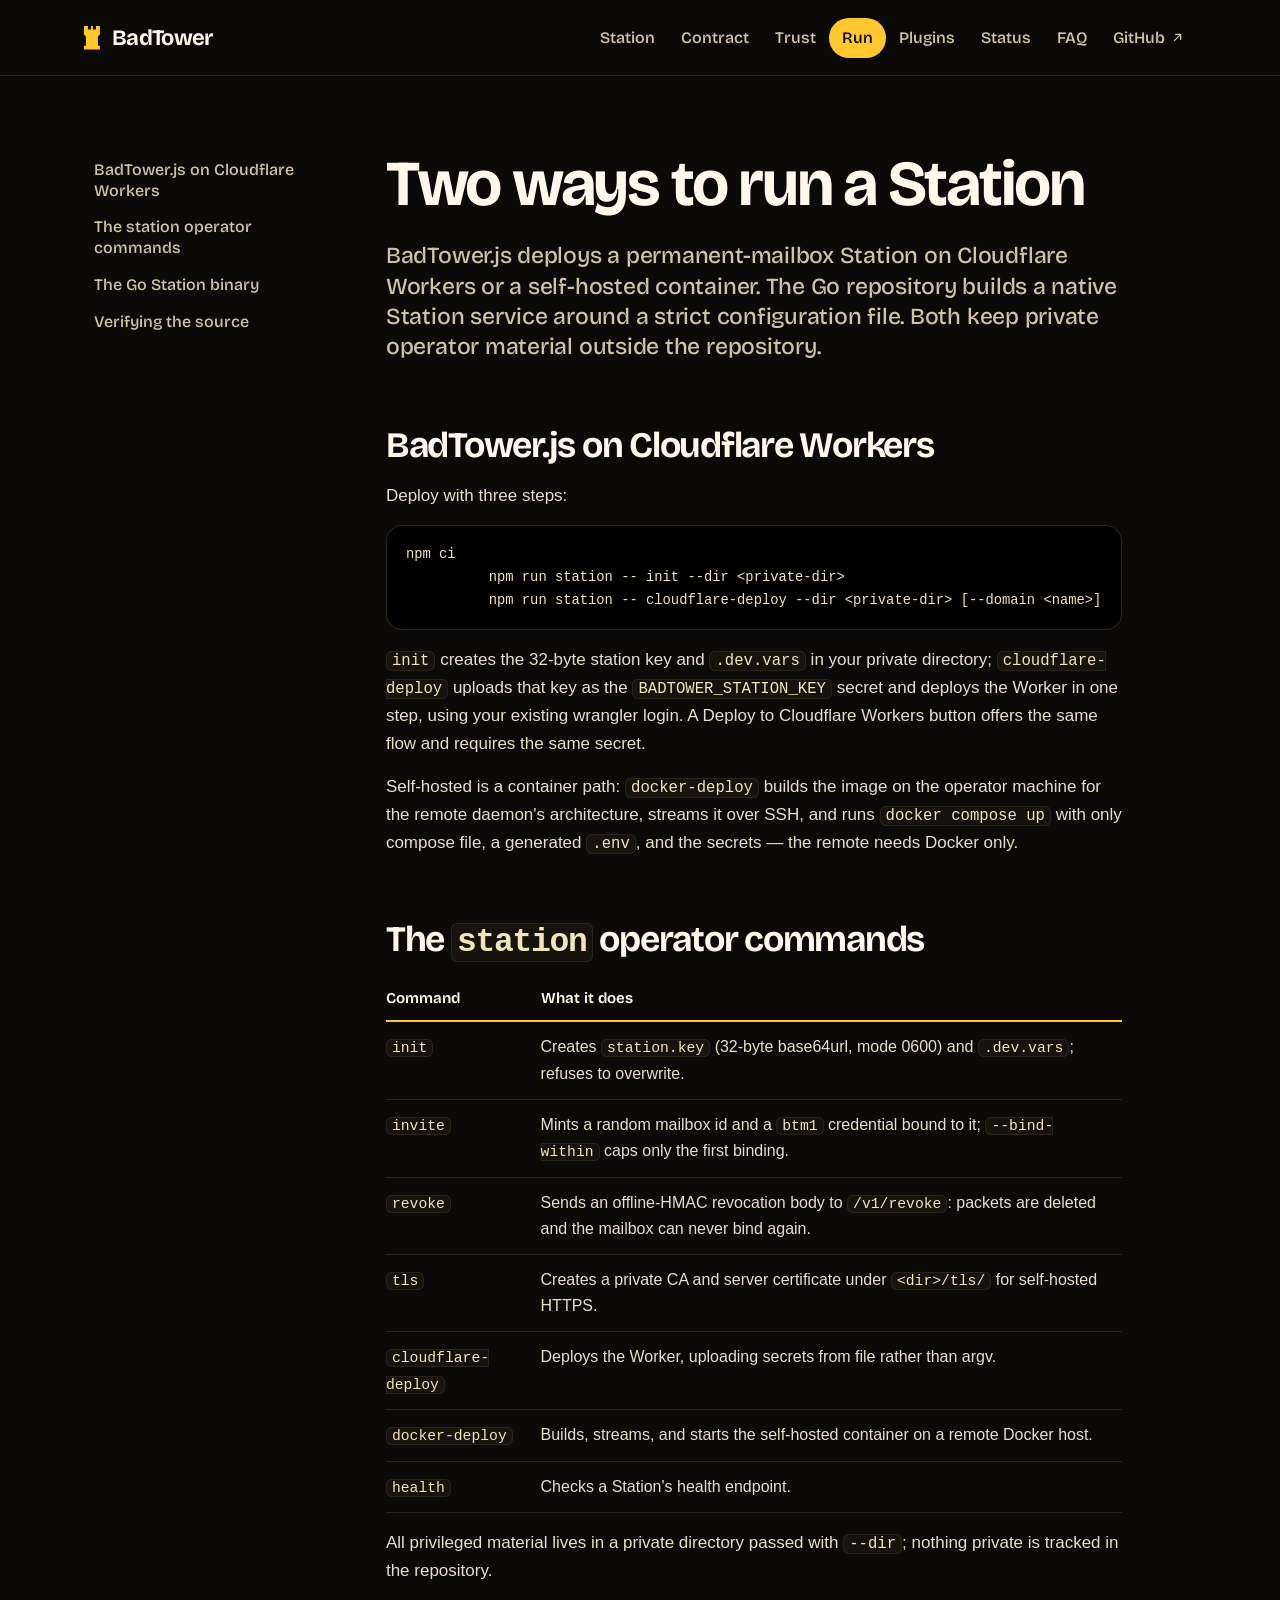
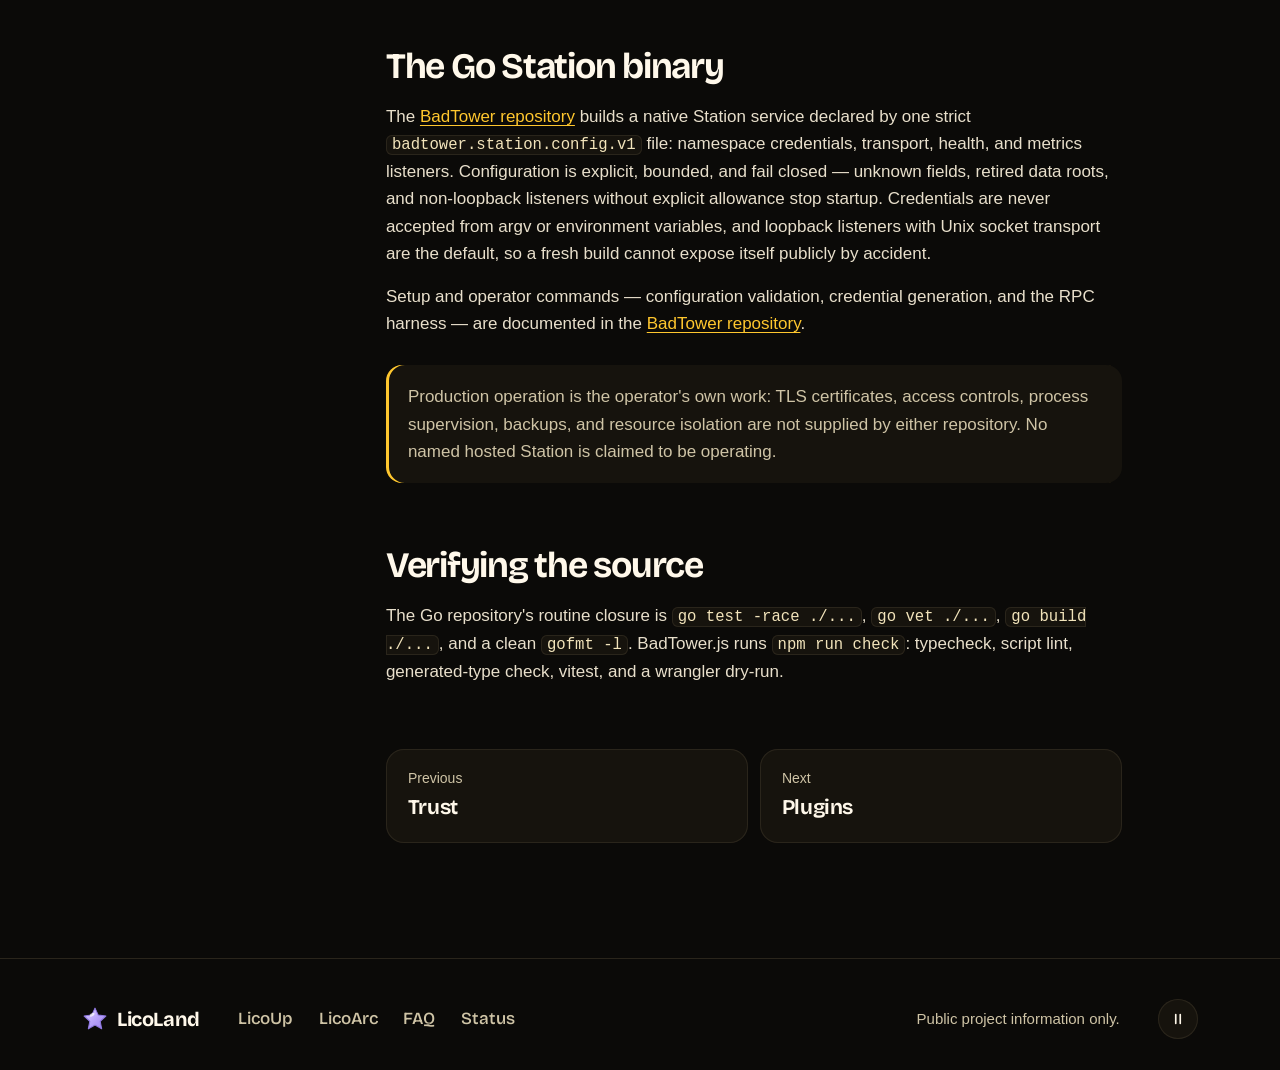
<file: docs/run/index.html>
<!doctype html>
<html lang="en">
  <head>
    <meta charset="utf-8">
    <meta name="viewport" content="width=device-width, initial-scale=1">
    <title>Run a Station — BadTower</title>
    <meta name="description" content="Deploy BadTower.js on Cloudflare Workers or in a container, or run the Go Station binary under a strict fail-closed configuration file.">
    <meta name="robots" content="index, follow">
    <link rel="canonical" href="https://badtower.com/run/">
    <meta property="og:site_name" content="BadTower">
    <meta property="og:type" content="article">
    <meta property="og:url" content="https://badtower.com/run/">
    <meta property="og:title" content="Run a Station — BadTower">
    <meta property="og:description" content="Deploy BadTower.js on Cloudflare Workers or in a container, or run the Go Station binary under a strict fail-closed configuration file.">
    <meta name="twitter:card" content="summary">
    <meta name="theme-color" content="#0b0a08">
    <link rel="icon" href="/favicon.svg" type="image/svg+xml">
    <link rel="preload" href="/assets/fonts/bricolage-grotesque.woff2" as="font" type="font/woff2" crossorigin>
    <link rel="stylesheet" href="/styles.css">
    <script src="/site.js" defer></script>
  </head>
  <body>
    <svg class="sprite" aria-hidden="true">
      <defs>
        <linearGradient id="star-fill" x1="0" y1="0" x2="1" y2="1"><stop offset="0" stop-color="#e2d6ff"/><stop offset=".5" stop-color="#bba5fb"/><stop offset="1" stop-color="#9a80ee"/></linearGradient>
      </defs>
      <symbol id="star" viewBox="0 0 32 32">
        <path d="M16 2.6l4 8.6 9.4 1.1-7 6.5 1.8 9.3-8.2-4.6-8.2 4.6 1.8-9.3-7-6.5 9.4-1.1Z" fill="url(#star-fill)" stroke="#8f78e0" stroke-width="1.3" stroke-linejoin="round"/>
        <ellipse cx="12.4" cy="10.8" rx="3.3" ry="1.8" fill="#fff" opacity=".75" transform="rotate(-30 12.4 10.8)"/>
      </symbol>
      <symbol id="go" viewBox="0 0 24 24"><path d="M7 17 17 7M9 7h8v8" fill="none" stroke="currentColor" stroke-width="2.2" stroke-linecap="round" stroke-linejoin="round"/></symbol>
      <symbol id="arrow" viewBox="0 0 24 24"><path d="M4 12h16m-6-6 6 6-6 6" fill="none" stroke="currentColor" stroke-width="2.200" stroke-linecap="round" stroke-linejoin="round"/></symbol>
      <symbol id="github" viewBox="0 0 24 24"><path d="M9 19c-4 1-4-2-6-2m12 5v-4c0-1 .1-1.700-.500-2.300 3-.300 6-1.400 6-6.400 0-1.300-.400-2.300-1.200-3.200.100-.300.500-1.600-.100-3.100 0 0-1-.300-3.300 1.200a11.500 11.500 0 0 0-6 0C6.600 2.700 5.600 3 5.600 3 5 4.500 5.400 5.800 5.500 6.100c-.800.900-1.200 1.900-1.200 3.200 0 5 3 6.100 6 6.400-.600.600-.600 1.200-.500 2.300v4" fill="none" stroke="currentColor" stroke-width="1.800" stroke-linecap="round" stroke-linejoin="round"/></symbol>
      <symbol id="pause" viewBox="0 0 24 24"><path d="M9 6v12m6-12v12" fill="none" stroke="currentColor" stroke-width="2.2" stroke-linecap="round"/></symbol>
      <symbol id="play" viewBox="0 0 24 24"><path d="M8 5l11 7-11 7Z" fill="none" stroke="currentColor" stroke-width="2.2" stroke-linejoin="round"/></symbol>
    </svg>

    <a class="skip" href="#main">Skip to content</a>
    <header class="site-head">
      <a class="brand" href="/">BadTower</a>
      <nav class="nav" aria-label="Primary navigation">
        <a href="/station/">Station</a>
        <a href="/contract/">Contract</a>
        <a href="/trust/">Trust</a>
        <a href="/run/" aria-current="page">Run</a>
        <a href="/plugins/">Plugins</a>
        <a href="/status/">Status</a>
        <a href="/faq/">FAQ</a>
        <a class="nav-source" href="https://github.com/LicoLand/BadTower">GitHub<svg class="icon" aria-hidden="true"><use href="#go"/></svg></a>
      </nav>
    </header>

    <main id="main" class="doc-shell">
      <nav class="doc-nav" aria-label="On this page">
          <a href="#badtower-js-on-workers">BadTower.js on Cloudflare Workers</a>
          <a href="#station-commands">The station operator commands</a>
          <a href="#the-go-station">The Go Station binary</a>
          <a href="#verifying-the-source">Verifying the source</a>
      </nav>
      <div>
        <article class="doc">
          <h1>Two ways to run a Station</h1>
          <p class="lede">BadTower.js deploys a permanent-mailbox Station on Cloudflare Workers or a self-hosted container. The Go repository builds a native Station service around a strict configuration file. Both keep private operator material outside the repository.</p>

          <h2 id="badtower-js-on-workers">BadTower.js on Cloudflare Workers</h2>
          <p>Deploy with three steps:</p>
          <pre><code>npm ci
          npm run station -- init --dir &lt;private-dir&gt;
          npm run station -- cloudflare-deploy --dir &lt;private-dir&gt; [--domain &lt;name&gt;]</code></pre>
          <p><code>init</code> creates the 32-byte station key and <code>.dev.vars</code> in your private directory; <code>cloudflare-deploy</code> uploads that key as the <code>BADTOWER_STATION_KEY</code> secret and deploys the Worker in one step, using your existing wrangler login. A Deploy to Cloudflare Workers button offers the same flow and requires the same secret.</p>
          <p>Self-hosted is a container path: <code>docker-deploy</code> builds the image on the operator machine for the remote daemon's architecture, streams it over SSH, and runs <code>docker compose up</code> with only compose file, a generated <code>.env</code>, and the secrets — the remote needs Docker only.</p>

          <h2 id="station-commands">The <code>station</code> operator commands</h2>
          <div class="table-wrap"><table>
          <thead><tr><th>Command</th><th>What it does</th></tr></thead>
          <tbody>
          <tr><td><code>init</code></td><td>Creates <code>station.key</code> (32-byte base64url, mode 0600) and <code>.dev.vars</code>; refuses to overwrite.</td></tr>
          <tr><td><code>invite</code></td><td>Mints a random mailbox id and a <code>btm1</code> credential bound to it; <code>--bind-within</code> caps only the first binding.</td></tr>
          <tr><td><code>revoke</code></td><td>Sends an offline-HMAC revocation body to <code>/v1/revoke</code>: packets are deleted and the mailbox can never bind again.</td></tr>
          <tr><td><code>tls</code></td><td>Creates a private CA and server certificate under <code>&lt;dir&gt;/tls/</code> for self-hosted HTTPS.</td></tr>
          <tr><td><code>cloudflare-deploy</code></td><td>Deploys the Worker, uploading secrets from file rather than argv.</td></tr>
          <tr><td><code>docker-deploy</code></td><td>Builds, streams, and starts the self-hosted container on a remote Docker host.</td></tr>
          <tr><td><code>health</code></td><td>Checks a Station's health endpoint.</td></tr>
          </tbody>
          </table></div>
          <p>All privileged material lives in a private directory passed with <code>--dir</code>; nothing private is tracked in the repository.</p>

          <h2 id="the-go-station">The Go Station binary</h2>
          <p>The <a href="https://github.com/LicoLand/BadTower">BadTower repository</a> builds a native Station service declared by one strict <code>badtower.station.config.v1</code> file: namespace credentials, transport, health, and metrics listeners. Configuration is explicit, bounded, and fail closed — unknown fields, retired data roots, and non-loopback listeners without explicit allowance stop startup. Credentials are never accepted from argv or environment variables, and loopback listeners with Unix socket transport are the default, so a fresh build cannot expose itself publicly by accident.</p>
          <p>Setup and operator commands — configuration validation, credential generation, and the RPC harness — are documented in the <a href="https://github.com/LicoLand/BadTower">BadTower repository</a>.</p>
          <aside class="note">Production operation is the operator's own work: TLS certificates, access controls, process supervision, backups, and resource isolation are not supplied by either repository. No named hosted Station is claimed to be operating.</aside>

          <h2 id="verifying-the-source">Verifying the source</h2>
          <p>The Go repository's routine closure is <code>go test -race ./...</code>, <code>go vet ./...</code>, <code>go build ./...</code>, and a clean <code>gofmt -l</code>. BadTower.js runs <code>npm run check</code>: typecheck, script lint, generated-type check, vitest, and a wrangler dry-run.</p>
        </article>
        <nav class="pager" aria-label="More documentation">
          <a href="/trust/"><span>Previous</span><strong>Trust</strong></a>
          <a href="/plugins/"><span>Next</span><strong>Plugins</strong></a>
        </nav>
      </div>
    </main>

    <footer class="site-foot">
      <div class="foot-inner">
        <a class="foot-home" href="https://lico.land/"><svg class="foot-star" aria-hidden="true"><use href="#star"/></svg>LicoLand</a>
        <nav class="foot-links" aria-label="LicoLand projects">
          <a href="https://licoup.com/">LicoUp</a>
          <a href="https://licoarc.com/">LicoArc</a>
          <a href="/faq/">FAQ</a>
          <a href="/status/">Status</a>
        </nav>
        <p class="foot-note">Public project information only.</p>
        <button class="motion-toggle" id="motion-toggle" type="button" aria-pressed="false" aria-label="Pause motion"><svg class="icon" aria-hidden="true"><use href="#pause" id="motion-icon"/></svg></button>
      </div>
    </footer>
  </body>
</html>
</file>
<file: styles.css>
@font-face {
  font-family: "Bricolage Grotesque";
  src: url("/assets/fonts/bricolage-grotesque.woff2") format("woff2");
  font-weight: 400 800;
  font-style: normal;
  font-display: swap;
}

/* BadTower: gold towers on warm black. Gold marks what carries and what you can act on. */
:root {
  color-scheme: dark;
  --ground: #0b0a08;
  --raise: #16130d;
  --line: #2a251b;
  --ink: #fff8ea;
  --soft: #cfc4a6;
  --gold: #ffc72e;
  --gold-deep: #f0ac0c;
  --champagne: #f2e4bb;
  --on-champagne: #17130a;
  --soft-on-champagne: #51472a;
  --display: "Bricolage Grotesque", "Noto Sans SC", "PingFang SC", "Microsoft YaHei", sans-serif;
  --body: -apple-system, BlinkMacSystemFont, "SF Pro Text", "Segoe UI", "PingFang SC", "Noto Sans SC", "Microsoft YaHei", sans-serif;
  --mono: ui-monospace, "SF Mono", Menlo, Consolas, monospace;
  --ease: cubic-bezier(.16, 1, .3, 1);
  --spring: cubic-bezier(.34, 1.4, .64, 1);
  --max: 1200px;
  --pad: clamp(20px, 6.4vw, 96px);
}

*, *::before, *::after { box-sizing: border-box; }
html { background: var(--ground); scroll-behavior: smooth; scroll-padding-top: 24px; -webkit-text-size-adjust: 100%; }
body { margin: 0; background: var(--ground); color: var(--ink); font-family: var(--body); font-size: 17px; line-height: 1.6; -webkit-font-smoothing: antialiased; text-rendering: optimizeLegibility; }
h1, h2, h3, p, ul, ol, dl, dd, figure, pre { margin: 0; }
h1, h2, h3 { font-family: var(--display); letter-spacing: -.035em; text-wrap: balance; }
ul, ol { padding: 0; list-style: none; }
a { color: inherit; }
svg, canvas { display: block; }
button { font: inherit; color: inherit; }
::selection { background: var(--gold); color: var(--ground); }
:focus-visible { outline: 2.5px solid var(--gold); outline-offset: 4px; border-radius: 10px; }
.sprite { position: absolute; width: 0; height: 0; overflow: hidden; }
.icon { width: 18px; height: 18px; flex: none; }
.skip { position: absolute; left: -9999px; top: 12px; z-index: 30; padding: 10px 18px; border-radius: 999px; background: var(--gold); color: var(--ground); font-weight: 650; text-decoration: none; }
.skip:focus { left: 12px; }

/* Header */
.site-head { position: relative; z-index: 3; display: flex; align-items: center; justify-content: space-between; gap: 16px; min-height: 76px; padding-inline: var(--pad); border-bottom: 1px solid var(--line); }
.home .site-head { position: absolute; inset: 0 0 auto; border-bottom: 0; padding-bottom: 28px; background: linear-gradient(var(--ground) 58%, rgb(11 10 8 / 0)); }
.brand { display: inline-flex; align-items: center; gap: 10px; font-family: var(--display); font-size: 22px; font-weight: 700; letter-spacing: -.03em; line-height: 1; text-decoration: none; white-space: nowrap; }
.brand::before { content: ""; width: 20px; height: 24px; background: var(--gold); clip-path: polygon(10% 0, 30% 0, 30% 17%, 45% 17%, 45% 0, 55% 0, 55% 17%, 70% 17%, 70% 0, 90% 0, 90% 38%, 80% 46%, 80% 84%, 90% 84%, 90% 100%, 10% 100%, 10% 84%, 20% 84%, 20% 46%, 10% 38%); }
.nav { display: flex; align-items: center; font-family: var(--display); font-size: 16px; font-weight: 540; }
.nav a { display: inline-flex; align-items: center; gap: 5px; min-height: 40px; padding: 0 13px; border-radius: 999px; color: var(--soft); text-decoration: none; white-space: nowrap; transition: background-color .2s, color .2s; }
.nav a:hover { color: var(--ink); background: rgb(255 248 234 / .08); }
.nav a[aria-current="page"] { color: var(--ground); background: var(--gold); }
.nav .icon { width: 15px; height: 15px; transition: transform .35s var(--spring); }
.nav a:hover .icon { transform: translate(2px, -2px); }

/* Shared type and controls */
.section-head { max-width: var(--max); margin-inline: auto; }
.section-head h2, .trust h2 { font-size: clamp(42px, 6.4vw, 100px); font-weight: 700; line-height: .94; letter-spacing: -.038em; }
.section-head p, .trust-lede { max-width: 40ch; margin-top: clamp(16px, 2vw, 26px); color: var(--soft); font-family: var(--display); font-size: clamp(19px, 1.7vw, 24px); font-weight: 480; line-height: 1.3; letter-spacing: -.01em; }
.actions { display: flex; flex-wrap: wrap; gap: 12px; margin-top: clamp(22px, 2.6vw, 38px); }
.button { display: inline-flex; align-items: center; justify-content: center; gap: 9px; min-height: 56px; padding: 0 28px; border: 0; border-radius: 999px; font-family: var(--display); font-size: 17px; font-weight: 660; text-decoration: none; white-space: nowrap; transition: transform .45s var(--spring); }
.button:hover { transform: translateY(-3px) scale(1.03); } .button:active { transform: scale(.96); }
.button-gold { background: var(--gold); color: var(--ground); }
.button-quiet { box-shadow: inset 0 0 0 1.5px #4a4130; color: var(--ink); }
.more { display: inline-flex; align-items: center; gap: 8px; margin-top: clamp(22px, 2.6vw, 34px); color: var(--gold); font-family: var(--display); font-size: 18px; font-weight: 620; text-decoration: none; }
.more .icon { transition: transform .35s var(--spring); } .more:hover .icon { transform: translateX(4px); }
pre { overflow-x: auto; padding: 18px 20px; border-radius: 16px; background: #000; box-shadow: inset 0 0 0 1px var(--line); color: var(--champagne); font-size: 15px; line-height: 1.55; }
code { font-family: var(--mono); font-size: .92em; }
:not(pre) > code { padding: 1px 6px; border-radius: 6px; background: var(--raise); box-shadow: inset 0 0 0 1px var(--line); color: var(--champagne); }

/* Hero: the field of towers */
.hero { position: relative; height: 100svh; min-height: 640px; overflow: hidden; }
.hero > canvas { position: absolute; inset: 0; width: 100%; height: 100%; }
.hero-copy { position: absolute; left: var(--pad); bottom: clamp(40px, 8svh, 84px); max-width: 46rem; }
.hero h1 { font-size: clamp(46px, 7.4vw, 118px); font-weight: 700; line-height: .9; letter-spacing: -.04em; }
.hero-line { max-width: 21em; margin-top: clamp(14px, 1.7vw, 26px); font-family: var(--display); font-size: clamp(19px, 1.9vw, 28px); font-weight: 520; line-height: 1.22; letter-spacing: -.012em; }

/* Four verbs: a sealed unit goes through the contract */
.tiers { padding: clamp(96px, 12vw, 180px) var(--pad); background: var(--champagne); color: var(--on-champagne); }
.tiers .section-head p { color: var(--soft-on-champagne); }
.tiers .more { color: var(--on-champagne); }
.tier-stack { position: relative; max-width: var(--max); margin: clamp(72px, 8vw, 120px) auto 0; display: grid; grid-template-columns: repeat(4, 1fr); gap: clamp(16px, 2.6vw, 44px); perspective: 900px; }
.tier h3 { font-size: clamp(26px, 3.2vw, 50px); font-weight: 700; line-height: 1; }
.tier p { margin-top: 10px; max-width: 17em; color: var(--soft-on-champagne); }
.tiers > .more { display: flex; max-width: var(--max); margin-inline: auto; }
.parcel { position: absolute; left: 0; top: -58px; width: 46px; height: 30px; background: var(--on-champagne); transform-style: preserve-3d; animation: parcel-go 9s cubic-bezier(.65, 0, .35, 1) infinite; }
.parcel::before, .parcel::after { content: ""; position: absolute; left: 0; width: 100%; height: 100%; background: #3a301a; backface-visibility: hidden; }
.parcel::before { bottom: 100%; transform-origin: 50% 100%; animation: parcel-top 9s ease-in-out infinite; }
.parcel::after { top: 100%; transform-origin: 50% 0; animation: parcel-bottom 9s ease-in-out infinite; }
.parcel b { position: absolute; left: 50%; top: 50%; width: 18px; height: 18px; margin: -9px; border-radius: 50%; background: var(--gold); animation: parcel-seal 9s ease-in-out infinite; }
@keyframes parcel-go { 0%, 16% { left: 0; } 30%, 38% { left: 25.5%; } 52%, 60% { left: 51%; } 74%, 100% { left: 76.5%; } }
@keyframes parcel-top { 0%, 4% { transform: rotateX(0); } 12%, 82% { transform: rotateX(-180deg); } 92%, 100% { transform: rotateX(0); } }
@keyframes parcel-bottom { 0%, 2% { transform: rotateX(0); } 10%, 84% { transform: rotateX(180deg); } 94%, 100% { transform: rotateX(0); } }
@keyframes parcel-seal { 0%, 11% { transform: scale(0); } 15%, 80% { transform: scale(1); } 84%, 100% { transform: scale(0); } }

/* Bad by design */
.trust { padding: clamp(96px, 12vw, 180px) var(--pad); }
.trust-inner { max-width: var(--max); margin-inline: auto; display: grid; grid-template-columns: minmax(0, 5fr) minmax(0, 6fr); gap: clamp(32px, 6vw, 96px); align-items: start; }
.never-label { color: var(--soft); font-family: var(--display); font-size: 17px; font-weight: 560; }
.never { display: flex; flex-wrap: wrap; gap: 6px 0; margin-top: 14px; font-family: var(--display); font-size: clamp(26px, 3.3vw, 46px); font-weight: 660; letter-spacing: -.03em; line-height: 1.12; }
.never li { color: var(--gold); }
.never li:not(:last-child)::after { content: ""; display: inline-block; width: .22em; height: .22em; margin-left: clamp(14px, 2vw, 26px); border-radius: 50%; background: #4a4130; vertical-align: .22em; }

/* Build order */
.order { padding: clamp(96px, 12vw, 180px) var(--pad); background: var(--raise); }
.floors { max-width: var(--max); margin: clamp(40px, 5vw, 80px) auto 0; counter-reset: floor; display: grid; }
.floors li { counter-increment: floor; display: grid; grid-template-columns: 3.2rem minmax(10rem, 30%) 1fr; align-items: baseline; gap: clamp(12px, 2.4vw, 40px); padding: 20px 0; border-top: 1px solid var(--line); }
.floors li::before { content: counter(floor); color: var(--gold); font-family: var(--display); font-size: clamp(26px, 2.6vw, 38px); font-weight: 700; line-height: 1; }
.floors h3 { font-size: clamp(22px, 2.5vw, 36px); font-weight: 680; line-height: 1.05; }
.floors p { color: var(--soft); }
.order > .more { display: flex; max-width: var(--max); margin-inline: auto; }

/* Plugins */
.plugins { padding: clamp(96px, 12vw, 180px) var(--pad); }
.plugins-inner { max-width: var(--max); margin-inline: auto; display: grid; grid-template-columns: minmax(0, 6fr) minmax(0, 5fr); gap: clamp(32px, 6vw, 96px); align-items: start; }
.plugins .section-head { margin: 0; }
.plugins .section-head h2 { font-size: clamp(38px, 5vw, 76px); }
.lines li { display: flex; align-items: baseline; justify-content: space-between; gap: 20px; padding: 18px 0; border-top: 1px solid var(--line); }
.lines strong { font-family: var(--display); font-size: clamp(26px, 3vw, 40px); font-weight: 680; letter-spacing: -.03em; line-height: 1; }
.lines span { color: var(--soft); text-align: right; }

/* Run */
.run { padding: clamp(96px, 12vw, 180px) var(--pad); background: var(--raise); }
.run-inner { max-width: var(--max); margin-inline: auto; }
.run .section-head { margin: 0; }
.ways { display: grid; grid-template-columns: 1fr 1fr; gap: clamp(20px, 3vw, 44px); margin: clamp(40px, 5vw, 72px) 0 clamp(32px, 4vw, 56px); }
.way { min-width: 0; }
.way h3 { font-size: clamp(26px, 2.8vw, 40px); font-weight: 680; line-height: 1; }
.way p { margin: 10px 0 16px; color: var(--soft); }

/* Documentation pages */
.doc-shell { max-width: calc(var(--max) + var(--pad) * 2); margin-inline: auto; padding: clamp(40px, 6vw, 88px) var(--pad) clamp(72px, 9vw, 130px); display: grid; grid-template-columns: 240px minmax(0, 1fr); gap: clamp(28px, 5vw, 80px); }
.doc-nav { position: sticky; top: 28px; align-self: start; display: grid; gap: 2px; font-family: var(--display); font-size: 16px; font-weight: 520; }
.doc-nav a { padding: 7px 12px; border-radius: 10px; color: var(--soft); text-decoration: none; line-height: 1.3; transition: background-color .2s, color .2s; }
.doc-nav a:hover { color: var(--ink); background: rgb(255 248 234 / .07); }
.doc-shell > * { min-width: 0; }
.doc { max-width: 46rem; overflow-wrap: break-word; }
.doc h1 { font-size: clamp(38px, 5vw, 68px); font-weight: 700; line-height: .98; }
.doc .lede { margin-top: clamp(18px, 2vw, 26px); color: var(--soft); font-family: var(--display); font-size: clamp(20px, 1.8vw, 25px); font-weight: 480; line-height: 1.32; letter-spacing: -.01em; }
.doc h2 { margin-top: clamp(44px, 5vw, 72px); font-size: clamp(26px, 2.8vw, 36px); font-weight: 680; line-height: 1.08; }
.doc h3 { margin-top: 30px; font-size: 21px; font-weight: 660; letter-spacing: -.02em; }
.doc p, .doc ul, .doc ol, .doc dl, .doc pre, .doc .table-wrap { margin-top: 16px; }
.doc p, .doc li, .doc dd { color: #e8dfcb; }
.doc a { color: var(--gold); text-underline-offset: .2em; }
.doc ul { padding-left: 22px; list-style: disc; } .doc ol { padding-left: 24px; list-style: decimal; }
.doc li + li { margin-top: 6px; } .doc li::marker { color: var(--gold); }
.doc dl { display: grid; grid-template-columns: minmax(9rem, 30%) 1fr; }
.doc dt, .doc dd { padding: 14px 0; border-top: 1px solid var(--line); }
.doc dt { padding-right: 18px; font-family: var(--display); font-size: 18px; font-weight: 640; letter-spacing: -.015em; }
.table-wrap { overflow-x: auto; }
.doc table { width: 100%; border-collapse: collapse; font-size: 16px; }
.doc th { padding: 10px 14px 10px 0; border-bottom: 2px solid var(--gold); font-family: var(--display); font-size: 15px; font-weight: 640; text-align: left; white-space: nowrap; }
.doc td { padding: 12px 14px 12px 0; border-bottom: 1px solid var(--line); vertical-align: top; color: #e8dfcb; }
.note { margin-top: 28px; padding: 18px 22px; border-radius: 16px; background: var(--raise); box-shadow: inset 3px 0 0 var(--gold); color: var(--soft); }
.pager { display: flex; flex-wrap: wrap; gap: 12px; max-width: 46rem; margin-top: clamp(44px, 5vw, 72px); }
.pager a { flex: 1; min-width: 12rem; display: grid; gap: 2px; padding: 18px 22px; border-radius: 18px; background: var(--raise); box-shadow: inset 0 0 0 1px var(--line); text-decoration: none; transition: transform .4s var(--spring), box-shadow .2s; }
.pager a:hover { transform: translateY(-3px); box-shadow: inset 0 0 0 1.5px var(--gold); }
.pager span { color: var(--soft); font-size: 14px; }
.pager strong { font-family: var(--display); font-size: 21px; font-weight: 660; letter-spacing: -.02em; }

/* Footer */
.site-foot { padding: 40px var(--pad) 48px; border-top: 1px solid var(--line); }
.foot-inner { max-width: var(--max); margin-inline: auto; display: flex; flex-wrap: wrap; align-items: center; gap: 14px clamp(18px, 3vw, 40px); }
.foot-home { display: inline-flex; align-items: center; gap: 9px; font-family: var(--display); font-size: 20px; font-weight: 700; letter-spacing: -.02em; text-decoration: none; }
.foot-star { width: 26px; height: 26px; }
.foot-links { display: flex; flex-wrap: wrap; gap: 6px clamp(14px, 2vw, 26px); font-family: var(--display); font-weight: 540; }
.foot-links a { color: var(--soft); text-decoration: none; } .foot-links a:hover { color: var(--gold); }
.foot-note { margin-left: auto; color: var(--soft); font-size: 15px; }
.motion-toggle { display: grid; place-items: center; width: 40px; height: 40px; border: 0; border-radius: 50%; background: var(--raise); box-shadow: inset 0 0 0 1px var(--line); color: var(--ink); cursor: pointer; }
.motion-toggle:disabled { opacity: .4; cursor: default; }

.motion-paused *, .motion-paused *::before, .motion-paused *::after { animation-play-state: paused !important; }
@media (max-width: 980px) {
  .site-head { flex-direction: column; align-items: flex-start; gap: 4px; padding-block: 14px 8px; }
  .nav { width: calc(100% + var(--pad)); margin-left: -13px; overflow-x: auto; scrollbar-width: none; }
  .trust-inner, .plugins-inner, .ways { grid-template-columns: 1fr; }
  .doc-shell { grid-template-columns: 1fr; } .doc-nav { position: static; }
}
@media (max-width: 759px) {
  body { font-size: 16px; }
  .tier-stack { grid-template-columns: 1fr 1fr; } .parcel { display: none; }
  .floors li { grid-template-columns: 2.4rem 1fr; } .floors p { grid-column: 2; }
  .doc dl { grid-template-columns: 1fr; } .doc dt { padding-bottom: 0; } .doc dd { border-top: 0; padding-top: 4px; }
  .foot-note { margin-left: 0; }
}
@media (prefers-reduced-motion: reduce) { *, *::before, *::after { animation: none !important; transition: none !important; } }
</file>
